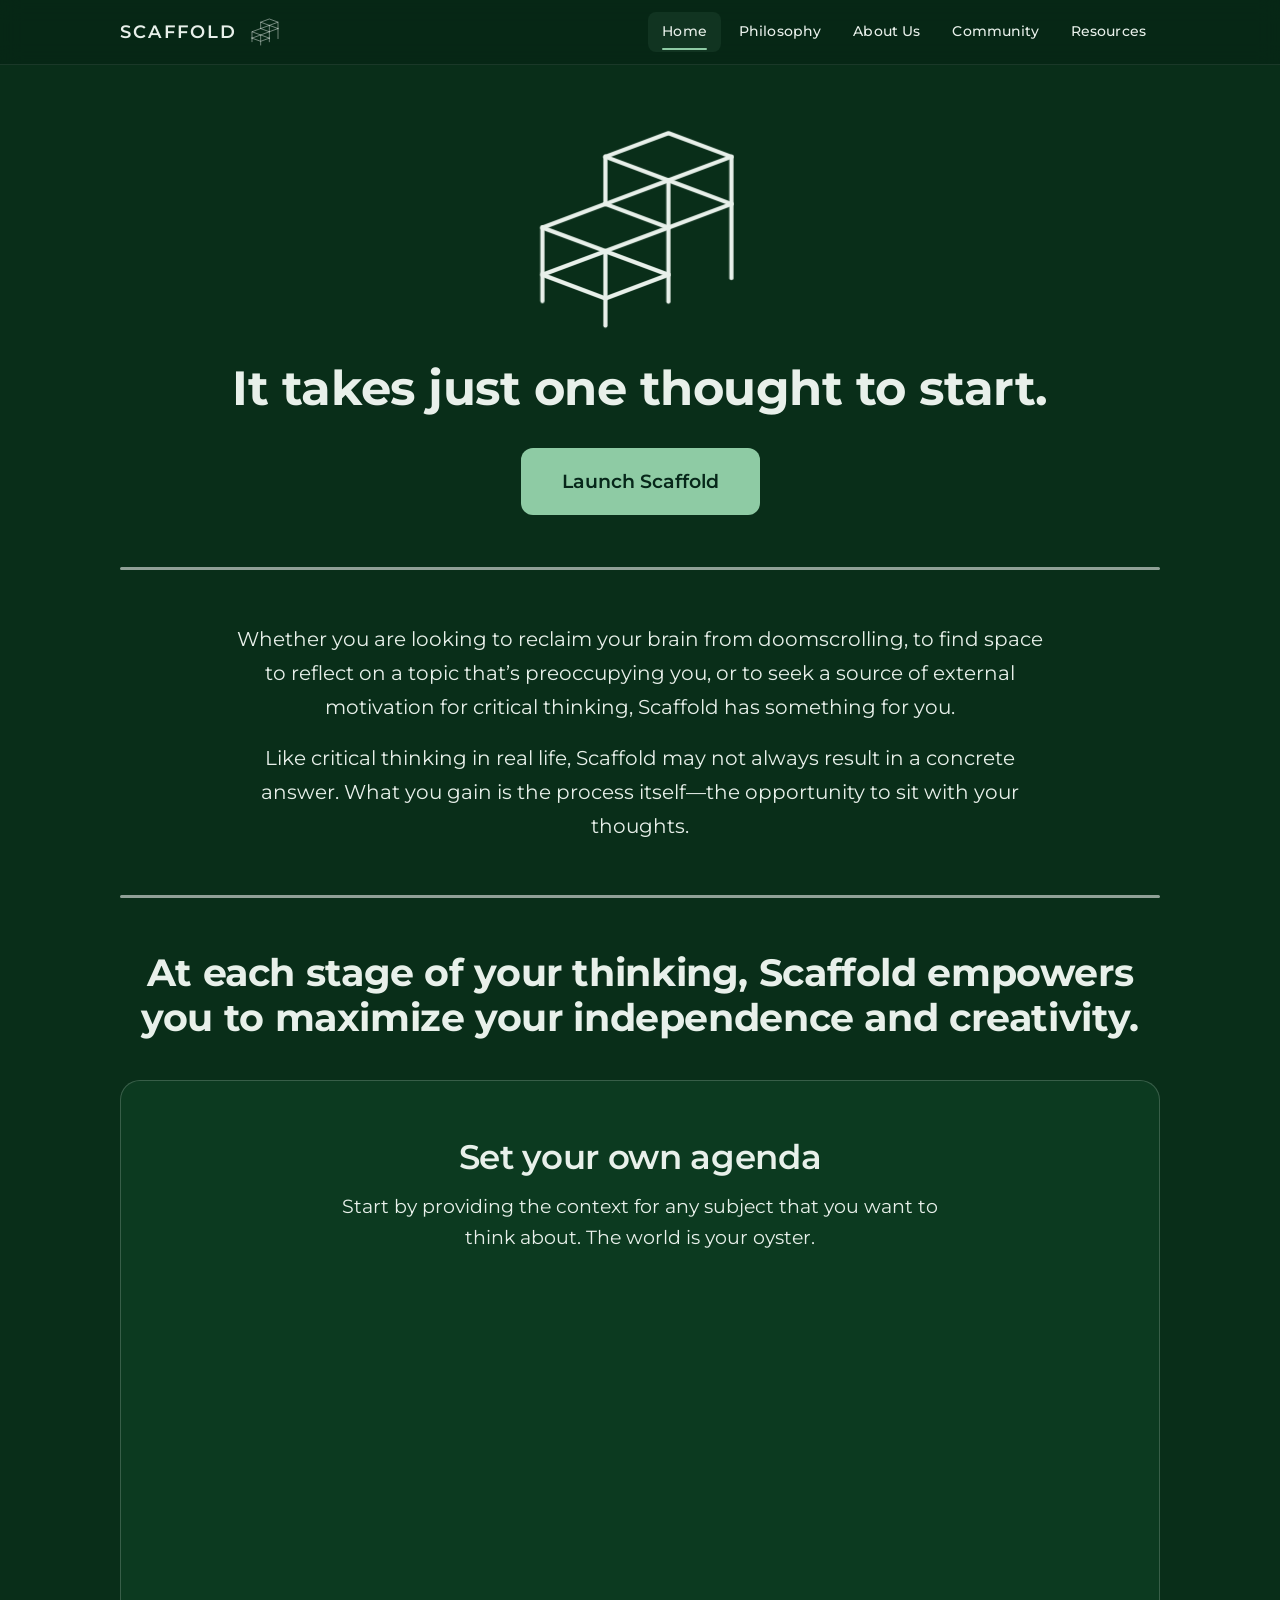
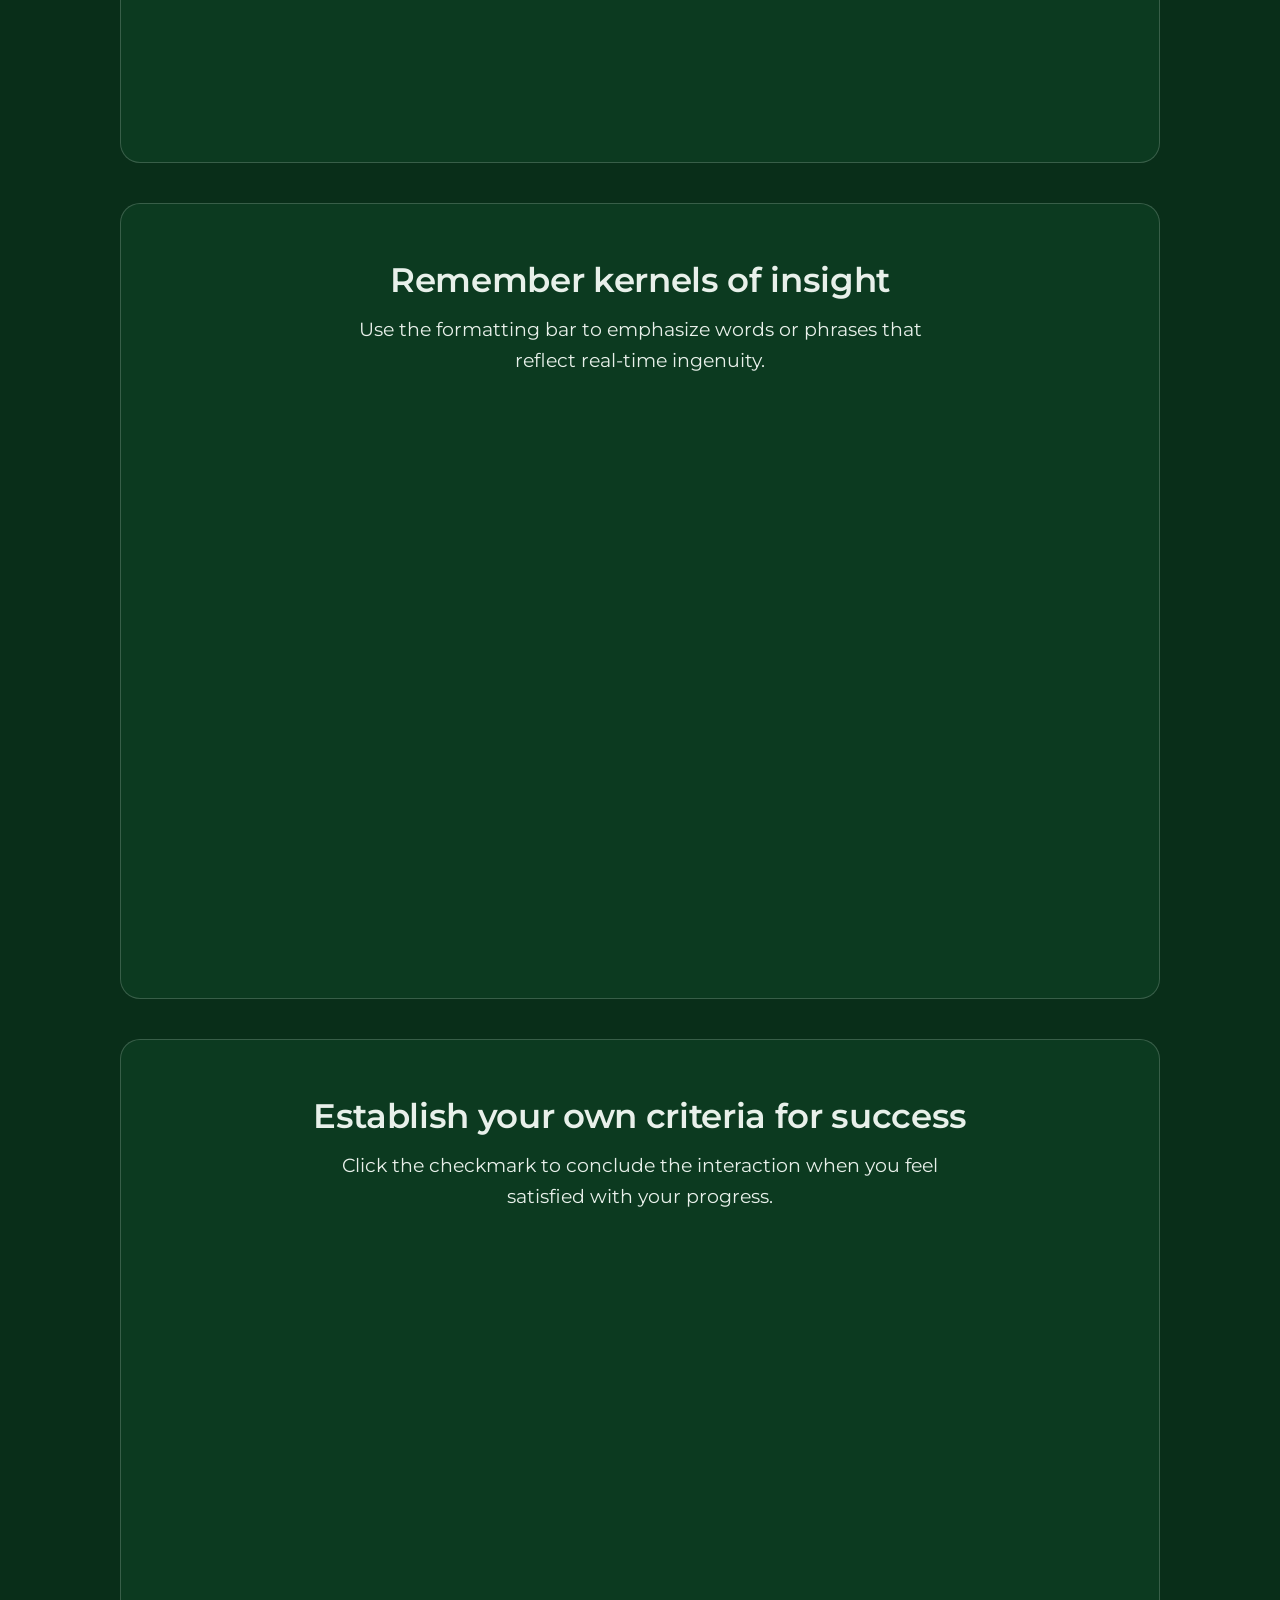
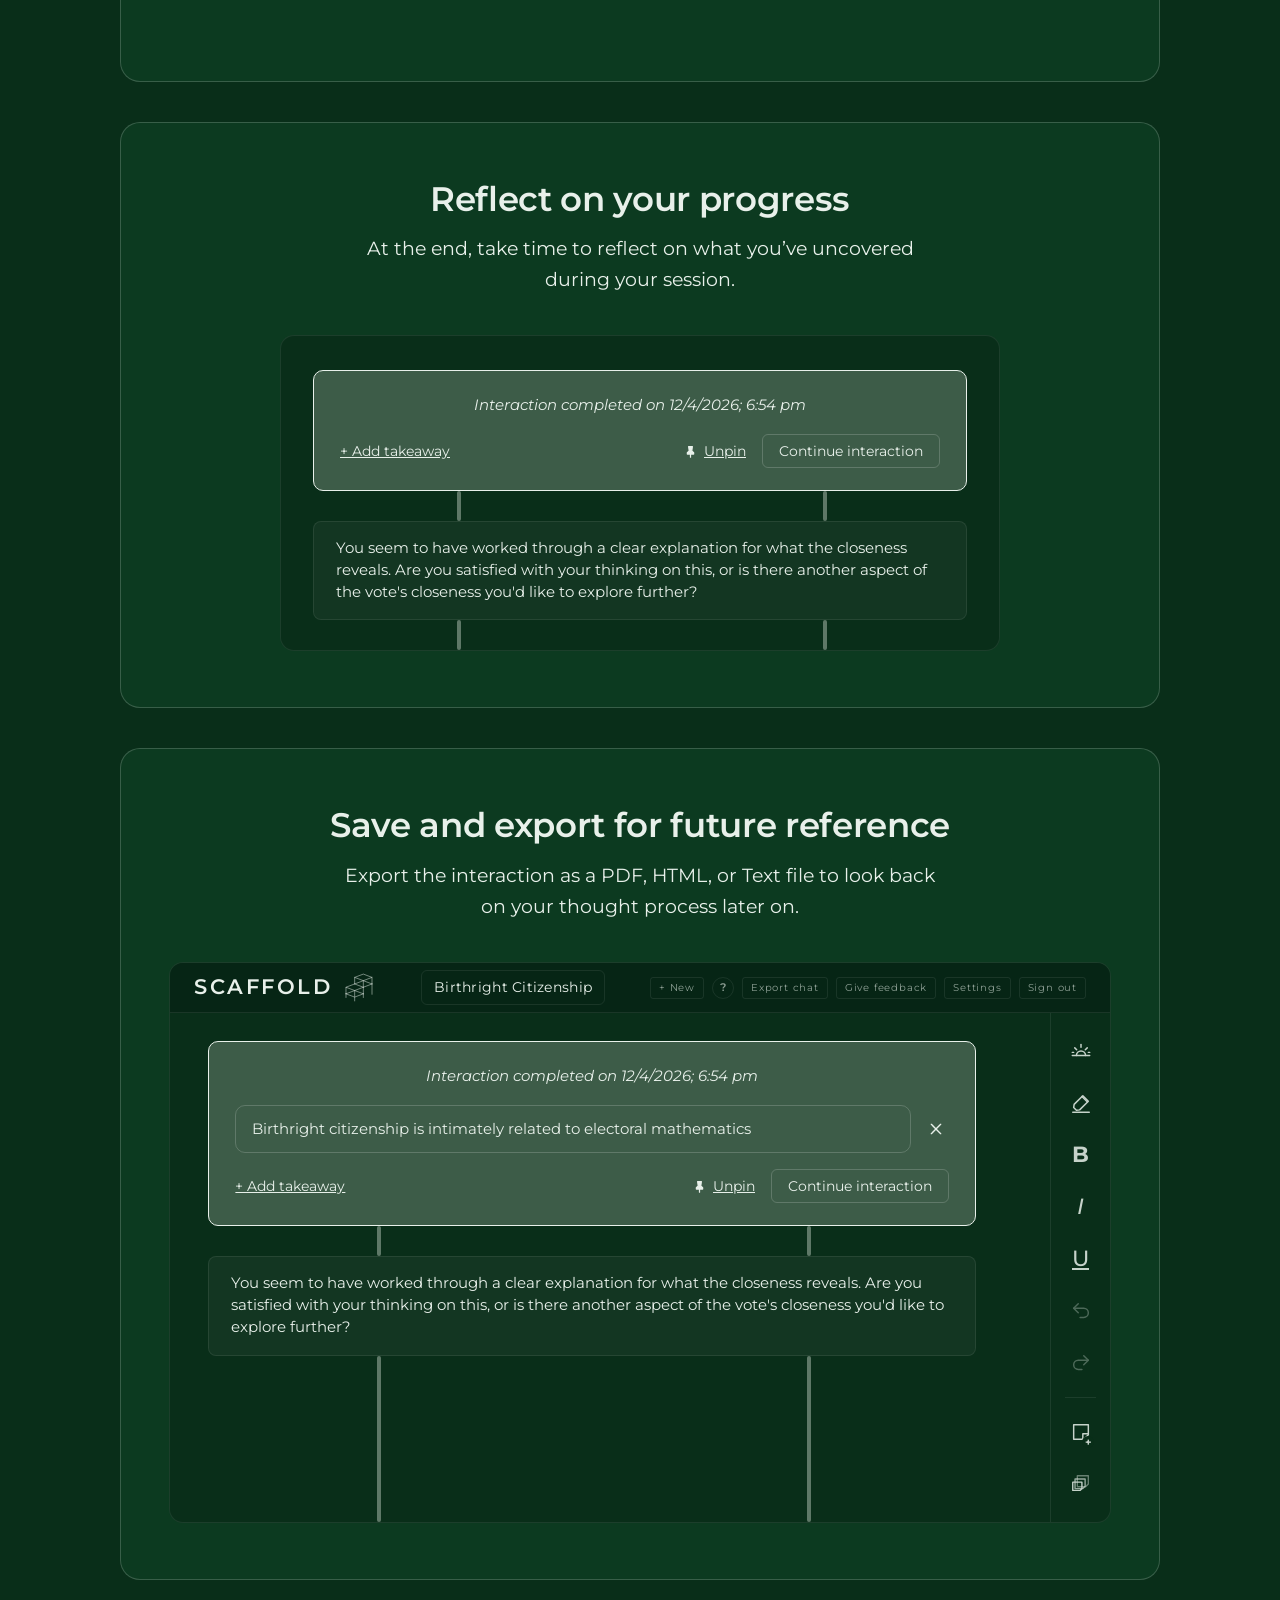
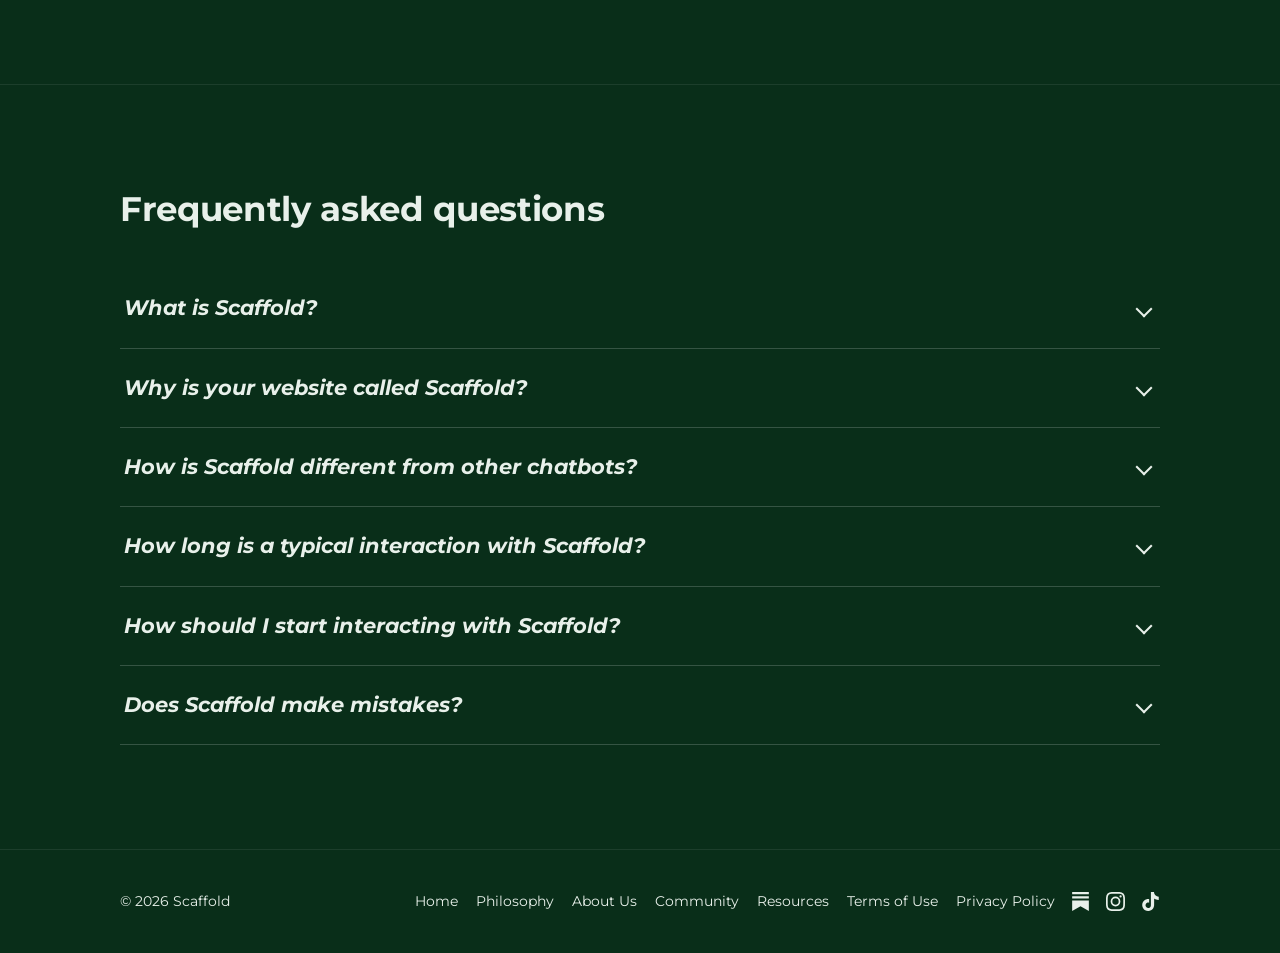
<file: index.html>
<!doctype html>
<html lang="en">
<head>
    <meta charset="utf-8" />
    <meta name="viewport" content="width=device-width, initial-scale=1" />
    <title>Scaffold — A space for critical thinking</title>
    <meta name="description" content="Scaffold is a digital space dedicated to critical thinking. It won't solve your problems or do your homework — through Socratic questioning, it helps you think." />
    <link rel="icon" type="image/svg+xml" href="assets/scaffold.svg" />
    <link rel="preconnect" href="https://fonts.googleapis.com" />
    <link rel="preconnect" href="https://fonts.gstatic.com" crossorigin />
    <link href="https://fonts.googleapis.com/css2?family=Montserrat:wght@400;500;600;700&display=swap" rel="stylesheet" />
    <link rel="stylesheet" href="css/styles.css" />
</head>
<body>
    <!-- ── Header ─────────────────────────────────────────────────────────── -->
    <header class="site-header">
        <div class="container">
            <a class="brand" href="index.html" aria-label="Scaffold home">
                <span class="wordmark">SCAFFOLD</span>
                <img class="brand-mark" src="assets/scaffold-mark.svg" width="34" height="34" alt="" />
            </a>
            <button class="nav-toggle" aria-label="Toggle menu" aria-expanded="false" aria-controls="nav">
                <svg viewBox="0 0 24 24" fill="none" stroke="currentColor" stroke-width="2" stroke-linecap="round"><path d="M3 6h18M3 12h18M3 18h18"/></svg>
            </button>
            <nav class="nav" id="nav">
                <a href="index.html" aria-current="page">Home</a>
                <a href="philosophy.html">Philosophy</a>
                <a href="about-us.html">About Us</a>
                <a href="community.html">Community</a>
                <a href="resources.html">Resources</a>
            </nav>
        </div>
    </header>

    <main>
        <!-- ── Hero ───────────────────────────────────────────────────────── -->
        <section class="hero">
            <div class="container">
                <!-- Logo builds floor-by-floor on load (ported from the app's ScaffoldLogo).
                     Groups animate bottom → top; per-group animation-delay set inline. -->
                <svg class="logo-xl logo-build" viewBox="80 88 80 82" role="img" aria-label="Scaffold logo"
                     fill="none" stroke="#e8f0ea" stroke-width="1.2" stroke-linecap="round" stroke-linejoin="round" stroke-miterlimit="4">
                    <!-- Level 0 -->
                    <g style="animation-delay:0s"><path d="M 0,0 V -13.19 -21" transform="matrix(1.3333333,0,0,-1.3333333,106.8328,137.9988)"/></g>
                    <g style="animation-delay:0.185s">
                        <path d="M -17.99,-6.75 l -17.99,-6.74" transform="matrix(1.3333333,0,0,-1.3333333,130.80613,128.5988)"/>
                        <path d="M 17.99,6.3 L 35.98,-0.44" transform="matrix(1.3333333,0,0,-1.3333333,82.8328,145.9988)"/>
                        <path d="M 0,0 -0.02,-0.01 -18,-6.75 -36,0" transform="matrix(1.3333333,0,0,-1.3333333,130.8328,146.58547)"/>
                    </g>
                    <!-- Level 1 -->
                    <g style="animation-delay:0.115s">
                        <path d="M 0,0 V 13.05" transform="matrix(1.3333333,0,0,-1.3333333,82.8328,145.9988)"/>
                        <path d="M 0,0 V -0.44 -8" transform="matrix(1.3333333,0,0,-1.3333333,82.8328,145.9988)"/>
                    </g>
                    <g style="animation-delay:0.30s">
                        <path d="M 0,0 18,6.75" transform="matrix(1.3333333,0,0,-1.3333333,82.8328,128.5988)"/>
                        <path d="M 0,0 -17.99,-6.75" transform="matrix(1.3333333,0,0,-1.3333333,130.80613,128.5988)"/>
                        <path d="M 0,13.05 L 17.99,6.3" transform="matrix(1.3333333,0,0,-1.3333333,82.8328,145.9988)"/>
                    </g>
                    <!-- Level 2 -->
                    <g style="animation-delay:0.23s">
                        <path d="M 0,0 V 7.68" transform="matrix(1.3333333,0,0,-1.3333333,130.8328,156.82547)"/>
                        <path d="m 0,0 v -13.03 -0.41" transform="matrix(1.3333333,0,0,-1.3333333,130.8328,128.66547)"/>
                        <path d="m 0,0 v -13.49 -0.04" transform="matrix(1.3333333,0,0,-1.3333333,130.8328,110.62547)"/>
                    </g>
                    <g style="animation-delay:0.415s">
                        <path d="M 0,0 -0.02,-0.01 -18,-6.75 -18.02,-6.74 -36,0" transform="matrix(1.3333333,0,0,-1.3333333,154.8328,119.61213)"/>
                        <path d="M 18,-6.75 l 17.98,-6.74" transform="matrix(1.3333333,0,0,-1.3333333,106.8328,101.62547)"/>
                        <path d="M -17.99,-6.75 l -17.99,-6.74" transform="matrix(1.3333333,0,0,-1.3333333,154.80613,101.62547)"/>
                    </g>
                    <!-- Level 3 -->
                    <g style="animation-delay:0.345s"><path d="M -36,0.01 V 13.49" transform="matrix(1.3333333,0,0,-1.3333333,154.8328,119.61213)"/></g>
                    <g style="animation-delay:0.38s">
                        <path d="M 0,13.49 V 0.21" transform="matrix(1.3333333,0,0,-1.3333333,154.8328,119.61213)"/>
                        <path d="M 0,0 V -0.21 -21.4" transform="matrix(1.3333333,0,0,-1.3333333,154.8328,119.33213)"/>
                    </g>
                    <g style="animation-delay:0.565s">
                        <path d="M -36,13.49 L -18,20.24 -0.02,13.5 0,13.49" transform="matrix(1.3333333,0,0,-1.3333333,154.8328,119.61213)"/>
                        <path d="M 0,0 17.99,-6.75" transform="matrix(1.3333333,0,0,-1.3333333,106.8328,101.62547)"/>
                        <path d="M 0,0 -17.99,-6.75" transform="matrix(1.3333333,0,0,-1.3333333,154.80613,101.62547)"/>
                    </g>
                </svg>
                <h1 class="hero-fade" style="animation-delay:1.2s;">It takes just one thought to start.</h1>
                <div class="cta-row hero-fade" style="animation-delay:1.35s;">
                    <a class="btn btn-primary btn-lg" href="https://app.thinkwithscaffold.com">Launch Scaffold</a>
                </div>
                <hr class="section-divider hero-fade" style="animation-delay:1.425s;" />
                <p class="lead hero-fade" style="animation-delay:1.7s;">Whether you are looking to reclaim your brain from doomscrolling, to find space to reflect on a topic that’s preoccupying you, or to seek a source of external motivation for critical thinking, Scaffold has something for you.</p>
                <p class="lead hero-fade" style="animation-delay:1.9s;">Like critical thinking in real life, Scaffold may not always result in a concrete answer. What you gain is the process itself—the opportunity to sit with your thoughts.</p>
                <hr class="section-divider hero-fade" style="animation-delay:2.05s;" />
                <h2 class="demos-head hero-fade" style="animation-delay:2.2s;">At each stage of your thinking, Scaffold empowers you to maximize your independence and creativity.</h2>
            </div>
        </section>

        <!-- ── Feature walkthrough ────────────────────────────────────────────
             Scroll-through of Scaffold's features. Each .feature holds a demo
             placeholder — swap the .media-placeholder for a <video> or an
             interactive demo when the recordings are ready. -->
        <section class="section features">
            <div class="container">
                <!-- 1 · Set your own agenda -->
                <article class="feature" data-reveal>
                    <h2>Set your own agenda</h2>
                    <p class="feature-desc">Start by providing the context for any subject that you want to think about. The world is your oyster.</p>
                    <!-- Interactive demo: a faithful mock of the app's opening screen
                         (frontend/src/App.tsx — logo, intro line, PromptInput). It
                         auto-types a sample thought into the chatbox, then loops.
                         Driven by initAgendaDemo() in js/main.js. -->
                    <div class="demo demo-agenda" data-demo="agenda"
                         data-prompt="I want to think through an opinion on a topic that I’ve been following in the news"
                         role="group" aria-label="Interactive demo: typing a thought into Scaffold's chatbox">
                        <div class="demo-screen">
                            <svg class="demo-logo" viewBox="80 88 80 82" role="img" aria-label="Scaffold logo"
                                 fill="none" stroke="#e8f0ea" stroke-width="1.2" stroke-linecap="round" stroke-linejoin="round" stroke-miterlimit="4">
                                <path d="M 0,0 V -13.19 -21" transform="matrix(1.3333333,0,0,-1.3333333,106.8328,137.9988)"/>
                                <path d="M -17.99,-6.75 l -17.99,-6.74" transform="matrix(1.3333333,0,0,-1.3333333,130.80613,128.5988)"/>
                                <path d="M 17.99,6.3 L 35.98,-0.44" transform="matrix(1.3333333,0,0,-1.3333333,82.8328,145.9988)"/>
                                <path d="M 0,0 -0.02,-0.01 -18,-6.75 -36,0" transform="matrix(1.3333333,0,0,-1.3333333,130.8328,146.58547)"/>
                                <path d="M 0,0 V 13.05" transform="matrix(1.3333333,0,0,-1.3333333,82.8328,145.9988)"/>
                                <path d="M 0,0 V -0.44 -8" transform="matrix(1.3333333,0,0,-1.3333333,82.8328,145.9988)"/>
                                <path d="M 0,0 18,6.75" transform="matrix(1.3333333,0,0,-1.3333333,82.8328,128.5988)"/>
                                <path d="M 0,0 -17.99,-6.75" transform="matrix(1.3333333,0,0,-1.3333333,130.80613,128.5988)"/>
                                <path d="M 0,13.05 L 17.99,6.3" transform="matrix(1.3333333,0,0,-1.3333333,82.8328,145.9988)"/>
                                <path d="M 0,0 V 7.68" transform="matrix(1.3333333,0,0,-1.3333333,130.8328,156.82547)"/>
                                <path d="m 0,0 v -13.03 -0.41" transform="matrix(1.3333333,0,0,-1.3333333,130.8328,128.66547)"/>
                                <path d="m 0,0 v -13.49 -0.04" transform="matrix(1.3333333,0,0,-1.3333333,130.8328,110.62547)"/>
                                <path d="M 0,0 -0.02,-0.01 -18,-6.75 -18.02,-6.74 -36,0" transform="matrix(1.3333333,0,0,-1.3333333,154.8328,119.61213)"/>
                                <path d="M 18,-6.75 l 17.98,-6.74" transform="matrix(1.3333333,0,0,-1.3333333,106.8328,101.62547)"/>
                                <path d="M -17.99,-6.75 l -17.99,-6.74" transform="matrix(1.3333333,0,0,-1.3333333,154.80613,101.62547)"/>
                                <path d="M -36,0.01 V 13.49" transform="matrix(1.3333333,0,0,-1.3333333,154.8328,119.61213)"/>
                                <path d="M 0,13.49 V 0.21" transform="matrix(1.3333333,0,0,-1.3333333,154.8328,119.61213)"/>
                                <path d="M 0,0 V -0.21 -21.4" transform="matrix(1.3333333,0,0,-1.3333333,154.8328,119.33213)"/>
                                <path d="M -36,13.49 L -18,20.24 -0.02,13.5 0,13.49" transform="matrix(1.3333333,0,0,-1.3333333,154.8328,119.61213)"/>
                                <path d="M 0,0 17.99,-6.75" transform="matrix(1.3333333,0,0,-1.3333333,106.8328,101.62547)"/>
                                <path d="M 0,0 -17.99,-6.75" transform="matrix(1.3333333,0,0,-1.3333333,154.80613,101.62547)"/>
                            </svg>
                            <p class="demo-intro">It takes just one thought to start.</p>
                            <div class="demo-chatbox">
                                <div class="demo-field">
                                    <span class="demo-placeholder">I want to think through…</span>
                                    <span class="demo-typed" aria-live="polite"></span><span class="demo-caret" aria-hidden="true"></span>
                                </div>
                                <button class="demo-send" type="button" aria-label="Send" tabindex="-1">→</button>
                            </div>
                        </div>
                    </div>
                </article>

                <!-- 2 · Remember kernels of insight -->
                <article class="feature" data-reveal>
                    <h2>Remember kernels of insight</h2>
                    <p class="feature-desc">Use the formatting bar to emphasize words or phrases that reflect real-time ingenuity.</p>
                    <!-- Interactive demo: a mock session with the format sidebar. A demo
                         cursor drags to select a sentence, clicks the Bold (B) tool, and
                         the sentence turns bold — then it loops. Selection colour and the
                         bold treatment (weight 800, white) mirror App.tsx. Driven by
                         initHighlightDemo() in js/main.js. -->
                    <div class="demo demo-highlight" data-demo="highlight"
                         role="group" aria-label="Interactive demo: selecting a sentence and bolding it with the formatting bar">
                        <div class="demo-window">
                            <div class="demo-body">
                                <div class="demo-canvas">
                                    <p class="demo-disclaimer">An average, full-length interaction consists of around 20 user inputs. Consult additional resources for factual answers.</p>
                                    <div class="demo-row demo-input-row">
                                        <div class="demo-input">
                                            <span class="demo-input-ph">What do you think?</span>
                                            <button class="demo-arrow" type="button" tabindex="-1" aria-hidden="true">→</button>
                                        </div>
                                        <button class="demo-check" type="button" tabindex="-1" aria-hidden="true">
                                            <svg viewBox="0 0 24 24" fill="none" stroke="currentColor" stroke-width="2.2" stroke-linecap="round" stroke-linejoin="round"><polyline points="4 12 10 18 20 6"/></svg>
                                        </button>
                                    </div>
                                    <div class="demo-row">
                                        <div class="demo-card assistant">
                                            <p>You seem to have worked through a clear explanation for what the closeness reveals. Are you satisfied with your thinking on this, or is there another aspect of the vote's closeness you'd like to explore further?</p>
                                        </div>
                                    </div>
                                    <div class="demo-connector" aria-hidden="true"><span></span><span></span></div>
                                    <div class="demo-row">
                                        <div class="demo-card user">
                                            <p>Yes, that framing captures my original inquiry.</p>
                                        </div>
                                    </div>
                                    <div class="demo-connector" aria-hidden="true"><span></span><span></span></div>
                                    <div class="demo-row">
                                        <div class="demo-card assistant">
                                            <p>Got it. <span class="demo-boldable">You've established that birthright citizenship was historically accepted, yet the vote was close.</span> You've also suggested that the closeness reflects a shift in the Court's composition toward conservative justices who oppose it for electoral reasons. Does that framing capture what you're thinking, or is there another piece to how the closeness connects to what it reveals?</p>
                                        </div>
                                    </div>
                                    <div class="demo-connector" aria-hidden="true"><span></span><span></span></div>
                                </div>
                                <div class="demo-format" aria-hidden="true">
                                    <button class="demo-fmt-btn demo-fmt-sun" type="button" tabindex="-1" title="emphasize blocks">
                                        <svg viewBox="0 0 24 24" fill="none" stroke="currentColor" stroke-width="1.6" stroke-linecap="round" stroke-linejoin="round"><path d="M7 17a5 5 0 0 1 10 0"/><line x1="2.5" y1="17" x2="21.5" y2="17"/><line x1="12" y1="5" x2="12" y2="8"/><line x1="5.2" y1="8.6" x2="7.3" y2="10.7"/><line x1="18.8" y1="8.6" x2="16.7" y2="10.7"/><line x1="2.5" y1="13.5" x2="4" y2="13.5"/><line x1="20" y1="13.5" x2="21.5" y2="13.5"/></svg>
                                    </button>
                                    <button class="demo-fmt-btn" type="button" tabindex="-1" title="highlight">
                                        <svg viewBox="0 0 24 24" fill="none" stroke="currentColor" stroke-width="1.6" stroke-linecap="round" stroke-linejoin="round"><path d="M14 4l6 6-9.5 9.5L7 20l-3-3 0.5-3.5L14 4z"/><line x1="13" y1="5" x2="19" y2="11"/><line x1="3" y1="22" x2="21" y2="22"/></svg>
                                    </button>
                                    <button class="demo-fmt-btn demo-fmt-bold" type="button" tabindex="-1" title="bold"><span style="font-weight:700">B</span></button>
                                    <button class="demo-fmt-btn" type="button" tabindex="-1" title="italic"><span style="font-style:italic;font-weight:500">I</span></button>
                                    <button class="demo-fmt-btn" type="button" tabindex="-1" title="underline"><span style="text-decoration:underline;font-weight:500">U</span></button>
                                    <button class="demo-fmt-btn demo-fmt-undo" type="button" tabindex="-1" title="undo">
                                        <svg viewBox="0 0 24 24" fill="none" stroke="currentColor" stroke-width="1.6" stroke-linecap="round" stroke-linejoin="round"><path d="M9 14L4 9l5-5"/><path d="M4 9h11a5 5 0 0 1 0 10h-4"/></svg>
                                    </button>
                                    <button class="demo-fmt-btn demo-fmt-undo" type="button" tabindex="-1" title="redo">
                                        <svg viewBox="0 0 24 24" fill="none" stroke="currentColor" stroke-width="1.6" stroke-linecap="round" stroke-linejoin="round"><path d="M15 14l5-5-5-5"/><path d="M20 9H9a5 5 0 0 0 0 10h4"/></svg>
                                    </button>
                                    <div class="demo-fmt-divider"></div>
                                    <button class="demo-fmt-btn demo-fmt-note" type="button" tabindex="-1" title="add a sticky note">
                                        <svg viewBox="0 0 24 24" fill="none" stroke="currentColor" stroke-width="1.6" stroke-linecap="round" stroke-linejoin="round"><path d="M4 4h16v11l-5 5H4z"/><path d="M20 14h-6v6"/></svg>
                                        <span class="demo-fmt-badge">+</span>
                                    </button>
                                    <button class="demo-fmt-btn" type="button" tabindex="-1" title="manage notes">
                                        <svg viewBox="0 0 24 24" fill="none" stroke="currentColor" stroke-width="1.5" stroke-linecap="round" stroke-linejoin="round"><path d="M8 3h12v9l-3 3H8z" opacity="0.5"/><path d="M5.5 6.5h11v8l-2.5 2.5h-8.5z" opacity="0.75"/><path d="M3 10h10v7l-2 2H3z"/></svg>
                                    </button>
                                </div>
                            </div>
                        </div>
                        <svg class="demo-cursor" viewBox="0 0 24 24" aria-hidden="true"><path d="M4 2l6 15 2.5-6.2L18.5 8 4 2z" fill="#e8f0ea" stroke="#07271a" stroke-width="1.1" stroke-linejoin="round"/></svg>
                    </div>
                </article>

                <!-- 3 · Establish your own criteria for success -->
                <article class="feature" data-reveal>
                    <h2>Establish your own criteria for success</h2>
                    <p class="feature-desc">Click the checkmark to conclude the interaction when you feel satisfied with your progress.</p>
                    <!-- Interactive demo: a faithful mock of a Scaffold session. A demo
                         cursor moves to the wrap-up checkmark, "clicks" it to open the
                         end-session confirmation, then "clicks" Yes, end session — and
                         loops. Colours/proportions mirror App.tsx (PromptInput, the
                         checkmark button, EndSessionConfirm, MessageCard). Driven by
                         initConcludeDemo() in js/main.js. -->
                    <div class="demo demo-conclude" data-demo="conclude"
                         role="group" aria-label="Interactive demo: clicking the checkmark to end a Scaffold session">
                        <div class="demo-app">
                            <p class="demo-disclaimer">An average, full-length interaction consists of around 20 user inputs. Consult additional resources for factual answers.</p>
                            <div class="demo-top">
                                <div class="demo-input">
                                    <span class="demo-input-ph">What do you think?</span>
                                    <button class="demo-arrow" type="button" tabindex="-1" aria-hidden="true">→</button>
                                </div>
                                <div class="demo-check-wrap">
                                    <button class="demo-check" type="button" tabindex="-1" aria-hidden="true">
                                        <svg viewBox="0 0 24 24" fill="none" stroke="currentColor" stroke-width="2.2" stroke-linecap="round" stroke-linejoin="round"><polyline points="4 12 10 18 20 6"/></svg>
                                    </button>
                                    <div class="demo-popover" aria-hidden="true">
                                        <h3>Are you sure you want to end your session with Scaffold?</h3>
                                        <div class="demo-popover-actions">
                                            <button class="demo-cancel" type="button" tabindex="-1">Cancel</button>
                                            <button class="demo-end" type="button" tabindex="-1">Yes, end session</button>
                                        </div>
                                    </div>
                                </div>
                            </div>
                            <div class="demo-thread">
                                <div class="demo-row">
                                    <div class="demo-card assistant">
                                        <p>You seem to have worked through a clear explanation for what the closeness reveals. Are you satisfied with your thinking on this, or is there another aspect you'd like to explore further?</p>
                                    </div>
                                </div>
                                <div class="demo-connector" aria-hidden="true"><span></span><span></span></div>
                                <div class="demo-row">
                                    <div class="demo-card user">
                                        <p>Yes, that framing captures my original inquiry.</p>
                                    </div>
                                </div>
                                <div class="demo-connector" aria-hidden="true"><span></span><span></span></div>
                            </div>
                        </div>
                        <svg class="demo-cursor" viewBox="0 0 24 24" aria-hidden="true"><path d="M4 2l6 15 2.5-6.2L18.5 8 4 2z" fill="#e8f0ea" stroke="#07271a" stroke-width="1.1" stroke-linejoin="round"/></svg>
                    </div>
                </article>

                <!-- 4 · Reflect on your progress -->
                <article class="feature" data-reveal>
                    <h2>Reflect on your progress</h2>
                    <p class="feature-desc">At the end, take time to reflect on what you’ve uncovered during your session.</p>
                    <!-- Interactive demo: the frozen "interaction completed" card
                         (App.tsx KeyTakeawaysCard). A demo cursor clicks "+ Add
                         takeaway", a field drops in, and a takeaway auto-types into
                         it — then it loops. The completed-on timestamp is filled with
                         the current date/time. Driven by initReflectDemo() in main.js. -->
                    <div class="demo demo-reflect" data-demo="reflect"
                         data-takeaway="Birthright citizenship is intimately related to electoral mathematics"
                         role="group" aria-label="Interactive demo: adding a takeaway after a completed Scaffold interaction">
                        <div class="demo-app">
                            <div class="demo-takeaways">
                                <div class="demo-tk-header">Interaction completed on <span class="demo-tk-when"></span></div>
                                <div class="demo-tk-list">
                                    <div class="demo-tk-row">
                                        <div class="demo-tk-field">
                                            <span class="demo-tk-ph">Takeaway 1</span>
                                            <span class="demo-tk-typed" aria-live="polite"></span><span class="demo-tk-caret" aria-hidden="true"></span>
                                        </div>
                                        <button class="demo-tk-remove" type="button" tabindex="-1" aria-hidden="true">
                                            <svg viewBox="0 0 24 24" fill="none" stroke="currentColor" stroke-width="2" stroke-linecap="round" stroke-linejoin="round"><line x1="5" y1="5" x2="19" y2="19"/><line x1="19" y1="5" x2="5" y2="19"/></svg>
                                        </button>
                                    </div>
                                </div>
                                <div class="demo-tk-actions">
                                    <button class="demo-tk-add" type="button" tabindex="-1">+ Add takeaway</button>
                                    <div class="demo-tk-action-group">
                                        <button class="demo-tk-pin" type="button" tabindex="-1" aria-hidden="true"><svg viewBox="0 0 24 24" fill="currentColor" stroke="currentColor" stroke-width="2" stroke-linecap="round" stroke-linejoin="round"><path d="M9 4h6l-1 7 3 3v2H7v-2l3-3-1-7z"/><line x1="12" y1="16" x2="12" y2="21"/></svg><span>Unpin</span></button>
                                        <button class="demo-tk-continue" type="button" tabindex="-1">Continue interaction</button>
                                    </div>
                                </div>
                            </div>
                            <div class="demo-connector" aria-hidden="true"><span></span><span></span></div>
                            <div class="demo-row">
                                <div class="demo-card assistant">
                                    <p>You seem to have worked through a clear explanation for what the closeness reveals. Are you satisfied with your thinking on this, or is there another aspect of the vote's closeness you'd like to explore further?</p>
                                </div>
                            </div>
                            <div class="demo-connector" aria-hidden="true"><span></span><span></span></div>
                        </div>
                        <svg class="demo-cursor" viewBox="0 0 24 24" aria-hidden="true"><path d="M4 2l6 15 2.5-6.2L18.5 8 4 2z" fill="#e8f0ea" stroke="#07271a" stroke-width="1.1" stroke-linejoin="round"/></svg>
                    </div>
                </article>

                <!-- 5 · Save and export for future reference -->
                <article class="feature" data-reveal>
                    <h2>Save and export for future reference</h2>
                    <p class="feature-desc">Export the interaction as a PDF, HTML, or Text file to look back on your thought process later on.</p>
                    <!-- Interactive demo: a wider mock of the full app window — header
                         (SCAFFOLD, title, Export chat…) and format sidebar included. A
                         demo cursor clicks "Export chat" to open the file-type menu,
                         then clicks "PDF". Faithful to App.tsx (header actions,
                         export menu, FormatSidebar). Driven by initExportDemo(). -->
                    <div class="demo demo-export" data-demo="export"
                         role="group" aria-label="Interactive demo: exporting an interaction as a PDF">
                        <div class="demo-window">
                            <header class="demo-header">
                                <div class="demo-hd-left">
                                    <span class="demo-hd-logo">SCAFFOLD</span>
                                    <img class="demo-hd-mark" src="assets/scaffold-mark.svg" width="34" height="34" alt="" />
                                </div>
                                <div class="demo-hd-title">Birthright Citizenship</div>
                                <div class="demo-hd-actions">
                                    <button class="demo-hd-btn" type="button" tabindex="-1">+ New</button>
                                    <button class="demo-hd-btn demo-hd-q" type="button" tabindex="-1">?</button>
                                    <div class="demo-export-wrap">
                                        <button class="demo-export-btn demo-hd-btn" type="button" tabindex="-1">Export chat</button>
                                        <div class="demo-export-menu">
                                            <button class="demo-ex-item demo-ex-pdf" type="button" tabindex="-1">PDF</button>
                                            <button class="demo-ex-item demo-ex-html" type="button" tabindex="-1">HTML file</button>
                                            <button class="demo-ex-item demo-ex-text" type="button" tabindex="-1">Text file</button>
                                        </div>
                                    </div>
                                    <button class="demo-hd-btn demo-hd-extra" type="button" tabindex="-1">Give feedback</button>
                                    <button class="demo-hd-btn demo-hd-extra" type="button" tabindex="-1">Settings</button>
                                    <button class="demo-hd-btn demo-hd-extra" type="button" tabindex="-1">Sign out</button>
                                </div>
                            </header>
                            <div class="demo-body">
                                <div class="demo-canvas">
                                    <div class="demo-takeaways">
                                        <div class="demo-tk-header">Interaction completed on <span class="demo-tk-when"></span></div>
                                        <div class="demo-tk-list">
                                            <div class="demo-tk-row">
                                                <div class="demo-tk-field">
                                                    <span class="demo-tk-typed">Birthright citizenship is intimately related to electoral mathematics</span>
                                                </div>
                                                <button class="demo-tk-remove" type="button" tabindex="-1" aria-hidden="true">
                                                    <svg viewBox="0 0 24 24" fill="none" stroke="currentColor" stroke-width="2" stroke-linecap="round" stroke-linejoin="round"><line x1="5" y1="5" x2="19" y2="19"/><line x1="19" y1="5" x2="5" y2="19"/></svg>
                                                </button>
                                            </div>
                                        </div>
                                        <div class="demo-tk-actions">
                                            <button class="demo-tk-add" type="button" tabindex="-1">+ Add takeaway</button>
                                            <div class="demo-tk-action-group">
                                                <button class="demo-tk-pin" type="button" tabindex="-1" aria-hidden="true"><svg viewBox="0 0 24 24" fill="currentColor" stroke="currentColor" stroke-width="2" stroke-linecap="round" stroke-linejoin="round"><path d="M9 4h6l-1 7 3 3v2H7v-2l3-3-1-7z"/><line x1="12" y1="16" x2="12" y2="21"/></svg><span>Unpin</span></button>
                                                <button class="demo-tk-continue" type="button" tabindex="-1">Continue interaction</button>
                                            </div>
                                        </div>
                                    </div>
                                    <div class="demo-connector" aria-hidden="true"><span></span><span></span></div>
                                    <div class="demo-row">
                                        <div class="demo-card assistant">
                                            <p>You seem to have worked through a clear explanation for what the closeness reveals. Are you satisfied with your thinking on this, or is there another aspect of the vote's closeness you'd like to explore further?</p>
                                        </div>
                                    </div>
                                    <div class="demo-connector" aria-hidden="true"><span></span><span></span></div>
                                </div>
                                <div class="demo-format" aria-hidden="true">
                                    <button class="demo-fmt-btn demo-fmt-sun" type="button" tabindex="-1" title="emphasize blocks">
                                        <svg viewBox="0 0 24 24" fill="none" stroke="currentColor" stroke-width="1.6" stroke-linecap="round" stroke-linejoin="round"><path d="M7 17a5 5 0 0 1 10 0"/><line x1="2.5" y1="17" x2="21.5" y2="17"/><line x1="12" y1="5" x2="12" y2="8"/><line x1="5.2" y1="8.6" x2="7.3" y2="10.7"/><line x1="18.8" y1="8.6" x2="16.7" y2="10.7"/><line x1="2.5" y1="13.5" x2="4" y2="13.5"/><line x1="20" y1="13.5" x2="21.5" y2="13.5"/></svg>
                                    </button>
                                    <button class="demo-fmt-btn" type="button" tabindex="-1" title="highlight">
                                        <svg viewBox="0 0 24 24" fill="none" stroke="currentColor" stroke-width="1.6" stroke-linecap="round" stroke-linejoin="round"><path d="M14 4l6 6-9.5 9.5L7 20l-3-3 0.5-3.5L14 4z"/><line x1="13" y1="5" x2="19" y2="11"/><line x1="3" y1="22" x2="21" y2="22"/></svg>
                                    </button>
                                    <button class="demo-fmt-btn" type="button" tabindex="-1" title="bold"><span style="font-weight:700">B</span></button>
                                    <button class="demo-fmt-btn" type="button" tabindex="-1" title="italic"><span style="font-style:italic;font-weight:500">I</span></button>
                                    <button class="demo-fmt-btn" type="button" tabindex="-1" title="underline"><span style="text-decoration:underline;font-weight:500">U</span></button>
                                    <button class="demo-fmt-btn demo-fmt-undo" type="button" tabindex="-1" title="undo">
                                        <svg viewBox="0 0 24 24" fill="none" stroke="currentColor" stroke-width="1.6" stroke-linecap="round" stroke-linejoin="round"><path d="M9 14L4 9l5-5"/><path d="M4 9h11a5 5 0 0 1 0 10h-4"/></svg>
                                    </button>
                                    <button class="demo-fmt-btn demo-fmt-undo" type="button" tabindex="-1" title="redo">
                                        <svg viewBox="0 0 24 24" fill="none" stroke="currentColor" stroke-width="1.6" stroke-linecap="round" stroke-linejoin="round"><path d="M15 14l5-5-5-5"/><path d="M20 9H9a5 5 0 0 0 0 10h4"/></svg>
                                    </button>
                                    <div class="demo-fmt-divider"></div>
                                    <button class="demo-fmt-btn demo-fmt-note" type="button" tabindex="-1" title="add a sticky note">
                                        <svg viewBox="0 0 24 24" fill="none" stroke="currentColor" stroke-width="1.6" stroke-linecap="round" stroke-linejoin="round"><path d="M4 4h16v11l-5 5H4z"/><path d="M20 14h-6v6"/></svg>
                                        <span class="demo-fmt-badge">+</span>
                                    </button>
                                    <button class="demo-fmt-btn" type="button" tabindex="-1" title="manage notes">
                                        <svg viewBox="0 0 24 24" fill="none" stroke="currentColor" stroke-width="1.5" stroke-linecap="round" stroke-linejoin="round"><path d="M8 3h12v9l-3 3H8z" opacity="0.5"/><path d="M5.5 6.5h11v8l-2.5 2.5h-8.5z" opacity="0.75"/><path d="M3 10h10v7l-2 2H3z"/></svg>
                                    </button>
                                </div>
                            </div>
                        </div>
                        <svg class="demo-cursor" viewBox="0 0 24 24" aria-hidden="true"><path d="M4 2l6 15 2.5-6.2L18.5 8 4 2z" fill="#e8f0ea" stroke="#07271a" stroke-width="1.1" stroke-linejoin="round"/></svg>
                    </div>
                </article>
            </div>
        </section>

        <!-- ── FAQ ────────────────────────────────────────────────────────────
             Native <details> accordions — work without JS. Fill in the empty
             answers as they're finalized. -->
        <section class="section faq-section">
            <div class="container">
                <h2 class="faq-title" data-reveal>Frequently asked questions</h2>
                <div class="faq">
                    <details class="faq-item" data-reveal>
                        <summary>What is Scaffold?<span class="faq-chevron" aria-hidden="true"></span></summary>
                        <div class="faq-answer">
                            <p>Scaffold is a digital support designed to help users develop their thoughts in academic and real-world contexts.</p>
                            <p>At the beginning of the interaction, Scaffold will support you in articulating a goal for the interaction. For the rest of the interaction, Scaffold uses a Socratic questioning approach that will guide you towards achieving that goal.</p>
                        </div>
                    </details>

                    <details class="faq-item" data-reveal>
                        <summary>Why is your website called Scaffold?<span class="faq-chevron" aria-hidden="true"></span></summary>
                        <div class="faq-answer">
                            <p>Scaffold is a reference to the practice of scaffolding, a technique whereby individuals engage with new knowledge while receiving external support.</p>
                        </div>
                    </details>

                    <details class="faq-item" data-reveal>
                        <summary>How is Scaffold different from other chatbots?<span class="faq-chevron" aria-hidden="true"></span></summary>
                        <div class="faq-answer">
                            <p>First and foremost, Scaffold will never make declarative statements, consult external sources, or give you the answer.</p>
                            <p>Scaffold has been designed to reflect the Socratic approach that Brendan and Hillary internalized in their time as student tutors. They have elaborated specific parameters on everything from the progression of the interaction (starting with context and then progressing to deep thinking); the structure of each Scaffold response (beginning with a neutral affirmation and following up with a question); the tone (curious, responsive, and professional); and the specific scaffolding approaches (e.g. asking “why?,” asking “so what?,” encouraging the consideration of counterpoints, drilling down on vague language, identifying possible connections between points).</p>
                            <p>In theory, one could roughly replicate Scaffold’s function by independently prompting a traditional chatbot. But the fact remains that the traditional chatbots do not, by default, provide that sort of scaffolding. Scaffold does. And it incorporates some other features in its interface to facilitate critical thinking and reflection, too.</p>
                        </div>
                    </details>

                    <details class="faq-item" data-reveal>
                        <summary>How long is a typical interaction with Scaffold?<span class="faq-chevron" aria-hidden="true"></span></summary>
                        <div class="faq-answer">
                            <p>Technically, there’s no such thing as a “typical interaction,” as everyone’s thought development process is different. But for Brendan and Hillary, it generally takes at least 20 user inputs to reach a point where it feels like they have progressed on their original goal.</p>
                        </div>
                    </details>

                    <details class="faq-item" data-reveal>
                        <summary>How should I start interacting with Scaffold?<span class="faq-chevron" aria-hidden="true"></span></summary>
                        <div class="faq-answer">
                            <p>See our <a href="starting-points.html">Example Starting Points</a> list, compiled with help from our users!</p>
                        </div>
                    </details>

                    <details class="faq-item" data-reveal>
                        <summary>Does Scaffold make mistakes?<span class="faq-chevron" aria-hidden="true"></span></summary>
                        <div class="faq-answer">
                            <p>Scaffold draws exclusively from the context that the user provides and does not pull information from outside sources. If the user is interacting with Scaffold in a context where accuracy matters, they should independently consult and verify information.</p>
                        </div>
                    </details>
                </div>
            </div>
        </section>
    </main>

    <!-- ── Footer ─────────────────────────────────────────────────────────── -->
    <footer class="site-footer">
        <div class="container">
            <span>© <span id="year">2026</span> Scaffold</span>
            <nav>
                <a href="index.html">Home</a>
                <a href="philosophy.html">Philosophy</a>
                <a href="about-us.html">About Us</a>
                <a href="community.html">Community</a>
                <a href="resources.html">Resources</a>
                <a href="terms.html">Terms of Use</a>
                <a href="privacy.html">Privacy Policy</a>
            </nav>
            <div class="footer-social">
                <a href="https://hillzn8.substack.com/t/scaffold" target="_blank" rel="noopener noreferrer" aria-label="Scaffold on Substack"><svg viewBox="0 0 24 24" aria-hidden="true"><path d="M22.539 8.242H1.46V5.406h21.08v2.836zM1.46 10.812V24L12 18.11 22.54 24V10.812H1.46zM22.54 0H1.46v2.836h21.08V0z"/></svg></a>
                <a href="https://www.instagram.com/buildingscaffold/" target="_blank" rel="noopener noreferrer" aria-label="Scaffold on Instagram"><svg viewBox="0 0 24 24" aria-hidden="true"><path d="M12 2.163c3.204 0 3.584.012 4.85.07 3.252.148 4.771 1.691 4.919 4.919.058 1.265.069 1.645.069 4.849 0 3.205-.012 3.584-.069 4.849-.149 3.225-1.664 4.771-4.919 4.919-1.266.058-1.644.07-4.85.07-3.204 0-3.584-.012-4.849-.07-3.26-.149-4.771-1.699-4.919-4.92-.058-1.265-.07-1.644-.07-4.849 0-3.204.013-3.583.07-4.849.149-3.227 1.664-4.771 4.919-4.919 1.266-.057 1.645-.069 4.849-.069zM12 0C8.741 0 8.333.014 7.053.072 2.695.272.273 2.69.073 7.052.014 8.333 0 8.741 0 12c0 3.259.014 3.668.072 4.948.2 4.358 2.618 6.78 6.98 6.98C8.333 23.986 8.741 24 12 24c3.259 0 3.668-.014 4.948-.072 4.354-.2 6.782-2.618 6.979-6.98.059-1.28.073-1.689.073-4.948 0-3.259-.014-3.667-.072-4.947-.196-4.354-2.617-6.78-6.979-6.98C15.668.014 15.259 0 12 0zm0 5.838a6.162 6.162 0 100 12.324 6.162 6.162 0 000-12.324zM12 16a4 4 0 110-8 4 4 0 010 8zm6.406-11.845a1.44 1.44 0 100 2.881 1.44 1.44 0 000-2.881z"/></svg></a>
                <a href="https://www.tiktok.com/@buildingscaffold" target="_blank" rel="noopener noreferrer" aria-label="Scaffold on TikTok"><svg viewBox="0 0 24 24" aria-hidden="true"><path d="M12.525.02c1.31-.02 2.61-.01 3.91-.02.08 1.53.63 3.09 1.75 4.17 1.12 1.11 2.7 1.62 4.24 1.79v4.03c-1.44-.05-2.89-.35-4.2-.97-.57-.26-1.1-.59-1.62-.93-.01 2.92.01 5.84-.02 8.75-.08 1.4-.54 2.79-1.35 3.94-1.31 1.92-3.58 3.17-5.91 3.21-1.43.08-2.86-.31-4.08-1.03-2.02-1.19-3.44-3.37-3.65-5.71-.02-.5-.03-1-.01-1.49.18-1.9 1.12-3.72 2.58-4.96 1.66-1.44 3.98-2.13 6.15-1.72.02 1.48-.04 2.96-.04 4.44-.99-.32-2.15-.23-3.02.37-.63.41-1.11 1.04-1.36 1.75-.21.51-.15 1.07-.14 1.61.24 1.64 1.82 3.02 3.5 2.87 1.12-.01 2.19-.66 2.77-1.61.19-.33.4-.67.41-1.06.1-1.79.06-3.57.07-5.36.01-4.03-.01-8.05.02-12.07z"/></svg></a>
            </div>
        </div>
    </footer>

    <script src="js/main.js"></script>
</body>
</html>
</file>
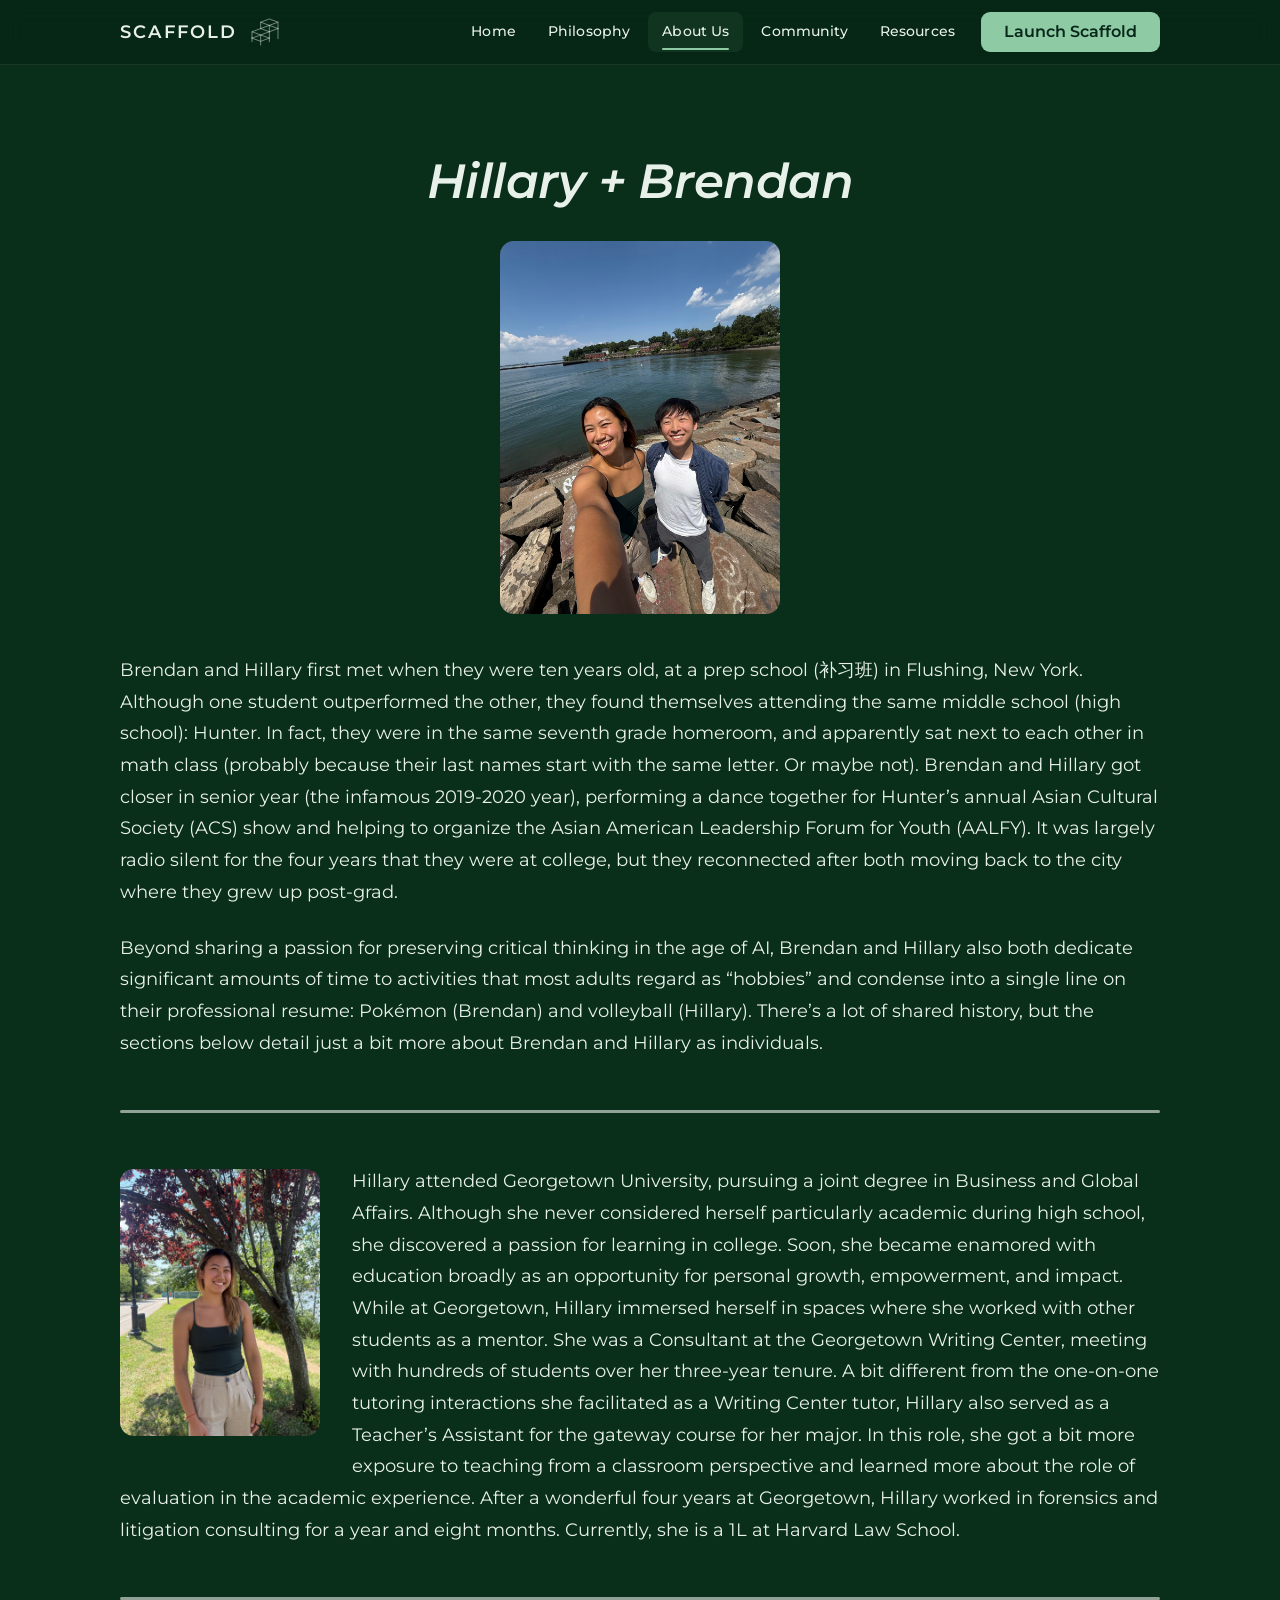
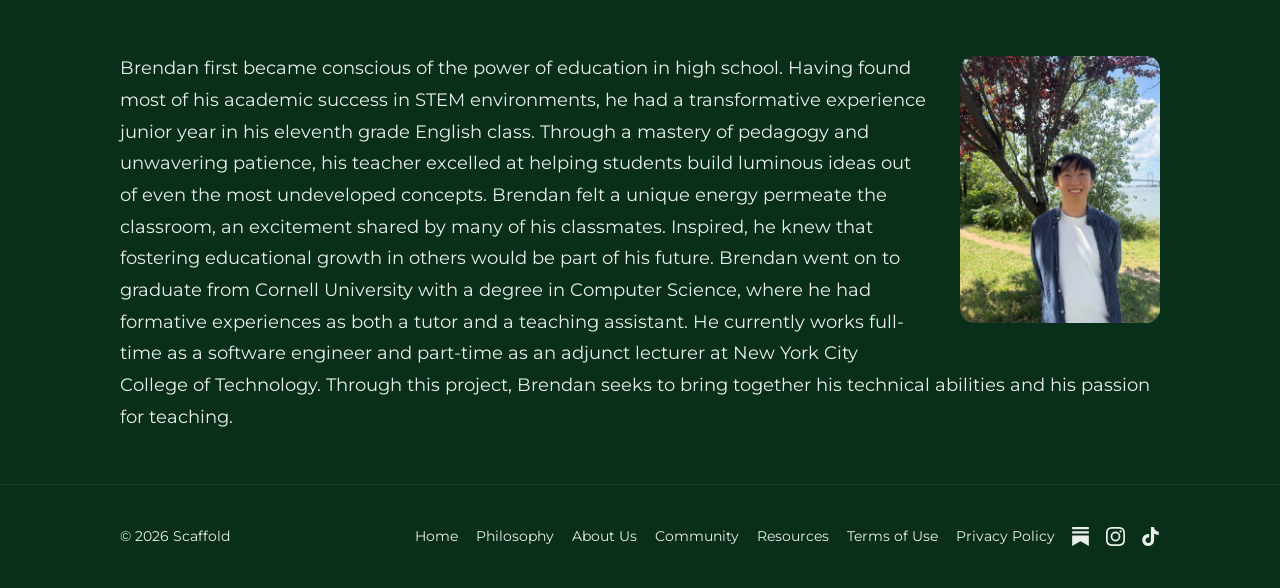
<file: about-us.html>
<!doctype html>
<html lang="en">
<head>
    <meta charset="utf-8" />
    <meta name="viewport" content="width=device-width, initial-scale=1" />
    <title>About Us — Scaffold</title>
    <meta name="description" content="Scaffold is a passion project by Brendan and Hillary — a digital space built to support critical thinking." />
    <link rel="icon" type="image/svg+xml" href="assets/scaffold.svg" />
    <link rel="preconnect" href="https://fonts.googleapis.com" />
    <link rel="preconnect" href="https://fonts.gstatic.com" crossorigin />
    <link href="https://fonts.googleapis.com/css2?family=Montserrat:wght@400;500;600;700&display=swap" rel="stylesheet" />
    <link rel="stylesheet" href="css/styles.css" />
</head>
<body>
    <header class="site-header">
        <div class="container">
            <a class="brand" href="index.html" aria-label="Scaffold home">
                <span class="wordmark">SCAFFOLD</span>
                <img class="brand-mark" src="assets/scaffold-mark.svg" width="34" height="34" alt="" />
            </a>
            <button class="nav-toggle" aria-label="Toggle menu" aria-expanded="false" aria-controls="nav">
                <svg viewBox="0 0 24 24" fill="none" stroke="currentColor" stroke-width="2" stroke-linecap="round"><path d="M3 6h18M3 12h18M3 18h18"/></svg>
            </button>
            <nav class="nav" id="nav">
                <a href="index.html">Home</a>
                <a href="philosophy.html">Philosophy</a>
                <a href="about-us.html" aria-current="page">About Us</a>
                <a href="community.html">Community</a>
                <a href="resources.html">Resources</a>
                <a class="nav-launch btn btn-primary" href="https://app.thinkwithscaffold.com">Launch Scaffold</a>
            </nav>
        </div>
    </header>

    <main>
        <!-- ── Intro: Hillary + Brendan ───────────────────────────────────────
             Photo placeholders throughout — swap each .about-photo for an <img>
             when the real photos are ready.

             NOTE ON SIZING: the floated bio photos (.photo-left / .photo-right)
             are kept small on purpose so the paragraph is TALLER than the photo
             and the text wraps around + below it (as in the mockups). If a real
             photo ends up taller than its bio text, it will dictate the section
             height and leave an empty gap between the text and the divider — the
             same issue we hit with the oversized placeholders. If that happens,
             shrink the photo (reduce the .photo-left/.photo-right width) until
             the text is the taller element again. Brendan's real photo is a
             LANDSCAPE ID photo: give that div the `landscape` class instead of
             `portrait` (e.g. class="about-photo landscape photo-right"). -->
        <section class="section-sm about-intro" style="padding-top:clamp(48px,8vw,88px);">
            <div class="container">
                <h1 class="about-title">Hillary + Brendan</h1>

                <img class="about-photo portrait about-photo-centered" src="pics/hillary-brendan.jpg" alt="Hillary and Brendan by the waterfront" loading="lazy" />

                <div class="about-copy">
                    <p>Brendan and Hillary first met when they were ten years old, at a prep school (补习班) in Flushing, New York. Although one student outperformed the other, they found themselves attending the same middle school (high school): Hunter. In fact, they were in the same seventh grade homeroom, and apparently sat next to each other in math class (probably because their last names start with the same letter. Or maybe not). Brendan and Hillary got closer in senior year (the infamous 2019-2020 year), performing a dance together for Hunter’s annual Asian Cultural Society (ACS) show and helping to organize the Asian American Leadership Forum for Youth (AALFY). It was largely radio silent for the four years that they were at college, but they reconnected after both moving back to the city where they grew up post-grad.</p>
                    <p>Beyond sharing a passion for preserving critical thinking in the age of AI, Brendan and Hillary also both dedicate significant amounts of time to activities that most adults regard as “hobbies” and condense into a single line on their professional resume: Pokémon (Brendan) and volleyball (Hillary). There’s a lot of shared history, but the sections below detail just a bit more about Brendan and Hillary as individuals.</p>
                </div>
            </div>
        </section>

        <!-- ── Hillary ────────────────────────────────────────────────────── -->
        <section class="section about-bio">
            <div class="container">
                <hr class="section-divider" />
                <div class="bio">
                    <img class="about-photo portrait photo-left" src="pics/hillary.jpg" alt="Hillary" loading="lazy" />
                    <p>Hillary attended Georgetown University, pursuing a joint degree in Business and Global Affairs. Although she never considered herself particularly academic during high school, she discovered a passion for learning in college. Soon, she became enamored with education broadly as an opportunity for personal growth, empowerment, and impact. While at Georgetown, Hillary immersed herself in spaces where she worked with other students as a mentor. She was a Consultant at the Georgetown Writing Center, meeting with hundreds of students over her three-year tenure. A bit different from the one-on-one tutoring interactions she facilitated as a Writing Center tutor, Hillary also served as a Teacher’s Assistant for the gateway course for her major. In this role, she got a bit more exposure to teaching from a classroom perspective and learned more about the role of evaluation in the academic experience. After a wonderful four years at Georgetown, Hillary worked in forensics and litigation consulting for a year and eight months. Currently, she is a 1L at Harvard Law School.</p>
                </div>
            </div>
        </section>

        <!-- ── Brendan ────────────────────────────────────────────────────── -->
        <section class="section about-bio">
            <div class="container">
                <hr class="section-divider" />
                <div class="bio">
                    <img class="about-photo portrait photo-right" src="pics/brendan.jpg" alt="Brendan" loading="lazy" />
                    <p>Brendan first became conscious of the power of education in high school. Having found most of his academic success in STEM environments, he had a transformative experience junior year in his eleventh grade English class. Through a mastery of pedagogy and unwavering patience, his teacher excelled at helping students build luminous ideas out of even the most undeveloped concepts. Brendan felt a unique energy permeate the classroom, an excitement shared by many of his classmates. Inspired, he knew that fostering educational growth in others would be part of his future. Brendan went on to graduate from Cornell University with a degree in Computer Science, where he had formative experiences as both a tutor and a teaching assistant. He currently works full-time as a software engineer and part-time as an adjunct lecturer at New York City College of Technology. Through this project, Brendan seeks to bring together his technical abilities and his passion for teaching.</p>
                </div>
            </div>
        </section>
    </main>

    <footer class="site-footer">
        <div class="container">
            <span>© <span id="year">2026</span> Scaffold</span>
            <nav>
                <a href="index.html">Home</a>
                <a href="philosophy.html">Philosophy</a>
                <a href="about-us.html">About Us</a>
                <a href="community.html">Community</a>
                <a href="resources.html">Resources</a>
                <a href="terms.html">Terms of Use</a>
                <a href="privacy.html">Privacy Policy</a>
            </nav>
            <div class="footer-social">
                <a href="https://hillzn8.substack.com/t/scaffold" target="_blank" rel="noopener noreferrer" aria-label="Scaffold on Substack"><svg viewBox="0 0 24 24" aria-hidden="true"><path d="M22.539 8.242H1.46V5.406h21.08v2.836zM1.46 10.812V24L12 18.11 22.54 24V10.812H1.46zM22.54 0H1.46v2.836h21.08V0z"/></svg></a>
                <a href="https://www.instagram.com/buildingscaffold/" target="_blank" rel="noopener noreferrer" aria-label="Scaffold on Instagram"><svg viewBox="0 0 24 24" aria-hidden="true"><path d="M12 2.163c3.204 0 3.584.012 4.85.07 3.252.148 4.771 1.691 4.919 4.919.058 1.265.069 1.645.069 4.849 0 3.205-.012 3.584-.069 4.849-.149 3.225-1.664 4.771-4.919 4.919-1.266.058-1.644.07-4.85.07-3.204 0-3.584-.012-4.849-.07-3.26-.149-4.771-1.699-4.919-4.92-.058-1.265-.07-1.644-.07-4.849 0-3.204.013-3.583.07-4.849.149-3.227 1.664-4.771 4.919-4.919 1.266-.057 1.645-.069 4.849-.069zM12 0C8.741 0 8.333.014 7.053.072 2.695.272.273 2.69.073 7.052.014 8.333 0 8.741 0 12c0 3.259.014 3.668.072 4.948.2 4.358 2.618 6.78 6.98 6.98C8.333 23.986 8.741 24 12 24c3.259 0 3.668-.014 4.948-.072 4.354-.2 6.782-2.618 6.979-6.98.059-1.28.073-1.689.073-4.948 0-3.259-.014-3.667-.072-4.947-.196-4.354-2.617-6.78-6.979-6.98C15.668.014 15.259 0 12 0zm0 5.838a6.162 6.162 0 100 12.324 6.162 6.162 0 000-12.324zM12 16a4 4 0 110-8 4 4 0 010 8zm6.406-11.845a1.44 1.44 0 100 2.881 1.44 1.44 0 000-2.881z"/></svg></a>
                <a href="https://www.tiktok.com/@buildingscaffold" target="_blank" rel="noopener noreferrer" aria-label="Scaffold on TikTok"><svg viewBox="0 0 24 24" aria-hidden="true"><path d="M12.525.02c1.31-.02 2.61-.01 3.91-.02.08 1.53.63 3.09 1.75 4.17 1.12 1.11 2.7 1.62 4.24 1.79v4.03c-1.44-.05-2.89-.35-4.2-.97-.57-.26-1.1-.59-1.62-.93-.01 2.92.01 5.84-.02 8.75-.08 1.4-.54 2.79-1.35 3.94-1.31 1.92-3.58 3.17-5.91 3.21-1.43.08-2.86-.31-4.08-1.03-2.02-1.19-3.44-3.37-3.65-5.71-.02-.5-.03-1-.01-1.49.18-1.9 1.12-3.72 2.58-4.96 1.66-1.44 3.98-2.13 6.15-1.72.02 1.48-.04 2.96-.04 4.44-.99-.32-2.15-.23-3.02.37-.63.41-1.11 1.04-1.36 1.75-.21.51-.15 1.07-.14 1.61.24 1.64 1.82 3.02 3.5 2.87 1.12-.01 2.19-.66 2.77-1.61.19-.33.4-.67.41-1.06.1-1.79.06-3.57.07-5.36.01-4.03-.01-8.05.02-12.07z"/></svg></a>
            </div>
        </div>
    </footer>

    <script src="js/main.js"></script>
</body>
</html>
</file>
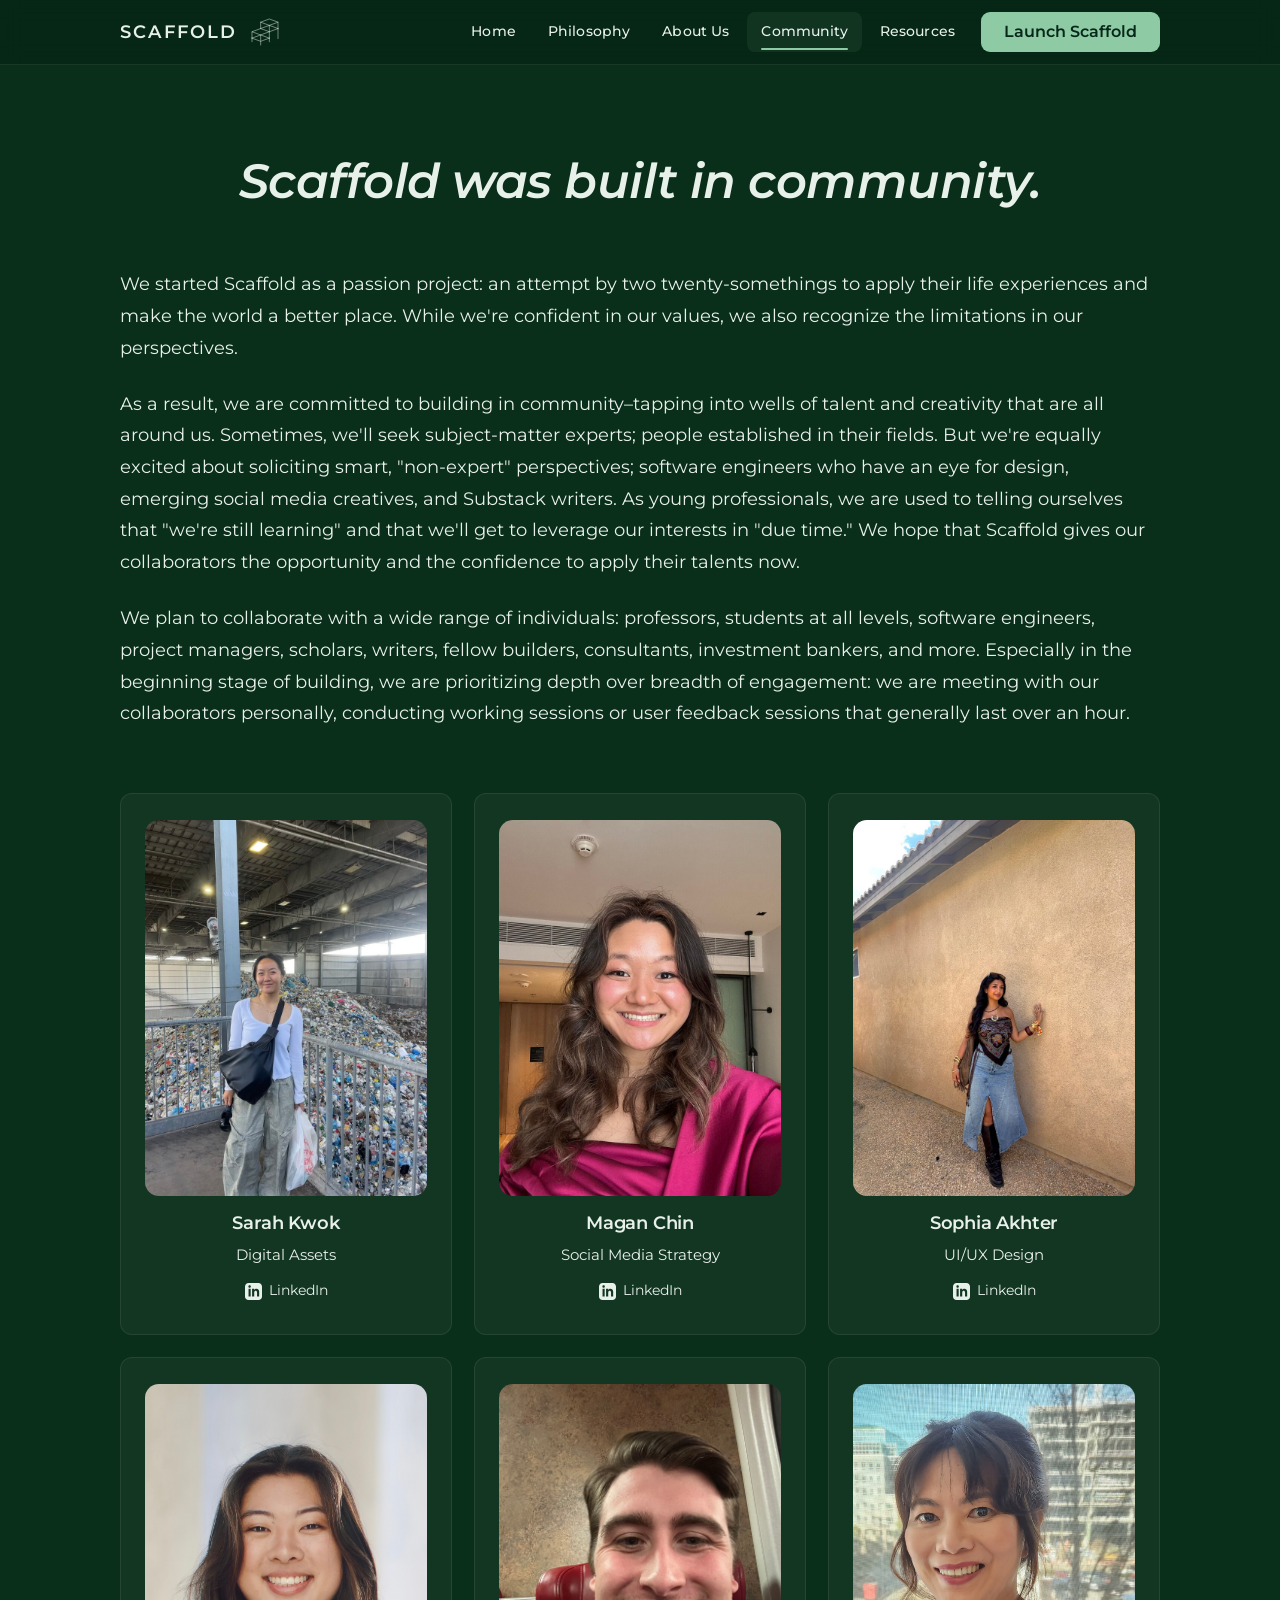
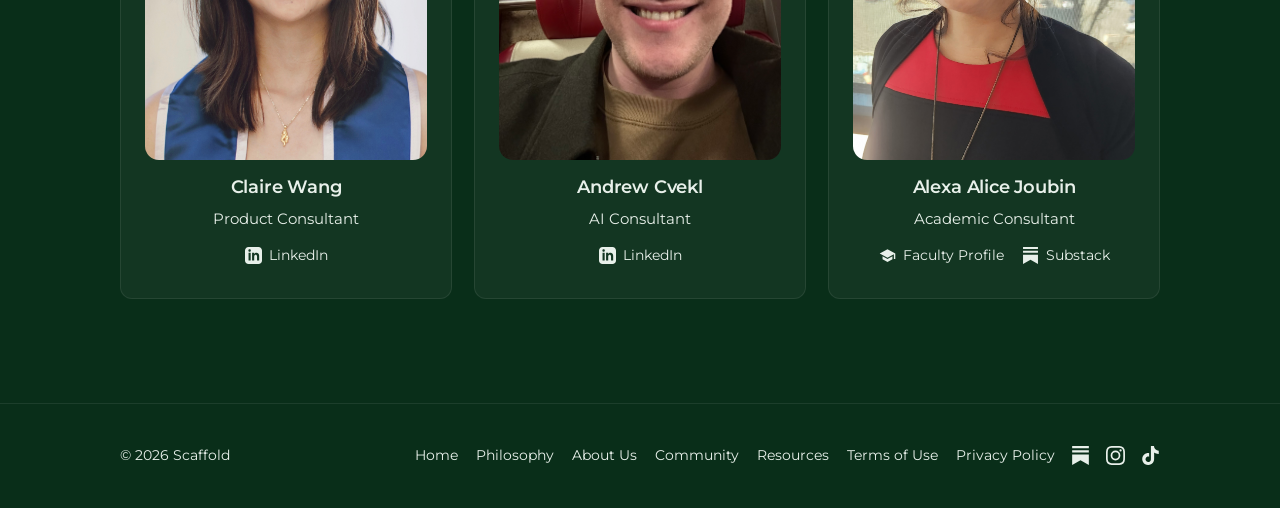
<file: community.html>
<!doctype html>
<html lang="en">
<head>
    <meta charset="utf-8" />
    <meta name="viewport" content="width=device-width, initial-scale=1" />
    <title>Community — Scaffold</title>
    <meta name="description" content="Scaffold is in beta, and it's shaped by the people testing it. Share your experience and help us build it." />
    <link rel="icon" type="image/svg+xml" href="assets/scaffold.svg" />
    <link rel="preconnect" href="https://fonts.googleapis.com" />
    <link rel="preconnect" href="https://fonts.gstatic.com" crossorigin />
    <link href="https://fonts.googleapis.com/css2?family=Montserrat:wght@400;500;600;700&display=swap" rel="stylesheet" />
    <link rel="stylesheet" href="css/styles.css" />
</head>
<body>
    <header class="site-header">
        <div class="container">
            <a class="brand" href="index.html" aria-label="Scaffold home">
                <span class="wordmark">SCAFFOLD</span>
                <img class="brand-mark" src="assets/scaffold-mark.svg" width="34" height="34" alt="" />
            </a>
            <button class="nav-toggle" aria-label="Toggle menu" aria-expanded="false" aria-controls="nav">
                <svg viewBox="0 0 24 24" fill="none" stroke="currentColor" stroke-width="2" stroke-linecap="round"><path d="M3 6h18M3 12h18M3 18h18"/></svg>
            </button>
            <nav class="nav" id="nav">
                <a href="index.html">Home</a>
                <a href="philosophy.html">Philosophy</a>
                <a href="about-us.html">About Us</a>
                <a href="community.html" aria-current="page">Community</a>
                <a href="resources.html">Resources</a>
                <a class="nav-launch btn btn-primary" href="https://app.thinkwithscaffold.com">Launch Scaffold</a>
            </nav>
        </div>
    </header>

    <main>
        <section class="section-sm" style="padding-top:clamp(48px,8vw,88px);">
            <div class="container">
                <h1 class="about-title" style="margin-bottom:1.2em;">Scaffold was built in community.</h1>
                <div class="about-copy">
                    <p>We started Scaffold as a passion project: an attempt by two twenty-somethings to apply their life experiences and make the world a better place. While we're confident in our values, we also recognize the limitations in our perspectives.</p>
                    <p>As a result, we are committed to building in community–tapping into wells of talent and creativity that are all around us. Sometimes, we'll seek subject-matter experts; people established in their fields. But we're equally excited about soliciting smart, "non-expert" perspectives; software engineers who have an eye for design, emerging social media creatives, and Substack writers. As young professionals, we are used to telling ourselves that "we're still learning" and that we'll get to leverage our interests in "due time." We hope that Scaffold gives our collaborators the opportunity and the confidence to apply their talents now.</p>
                    <p>We plan to collaborate with a wide range of individuals: professors, students at all levels, software engineers, project managers, scholars, writers, fellow builders, consultants, investment bankers, and more. Especially in the beginning stage of building, we are prioritizing depth over breadth of engagement: we are meeting with our collaborators personally, conducting working sessions or user feedback sessions that generally last over an hour.</p>
                </div>
            </div>
        </section>

        <section class="section" style="padding-top:0;">
            <div class="container">
                <div class="grid">
                    <div class="card" style="text-align:center;">
                        <img class="about-photo portrait" src="pics/sarah-kwok.jpg" alt="Sarah Kwok" loading="lazy" style="margin-bottom:16px;" />
                        <h3>Sarah Kwok</h3>
                        <p>Digital Assets</p>
                        <a class="card-social" href="https://www.linkedin.com/in/sarah-kwok-997b69167/" target="_blank" rel="noopener" aria-label="Sarah Kwok on LinkedIn"><svg viewBox="0 0 24 24" aria-hidden="true"><path d="M19 0h-14c-2.761 0-5 2.239-5 5v14c0 2.761 2.239 5 5 5h14c2.762 0 5-2.239 5-5v-14c0-2.761-2.238-5-5-5zm-11 19h-3v-11h3v11zm-1.5-12.268c-.966 0-1.75-.79-1.75-1.764s.784-1.764 1.75-1.764 1.75.79 1.75 1.764-.783 1.764-1.75 1.764zm13.5 12.268h-3v-5.604c0-3.368-4-3.113-4 0v5.604h-3v-11h3v1.765c1.396-2.586 7-2.777 7 2.476v6.759z"/></svg><span>LinkedIn</span></a>
                    </div>
                    <div class="card" style="text-align:center;">
                        <img class="about-photo portrait" src="pics/magan-chin.jpg" alt="Magan Chin" loading="lazy" style="margin-bottom:16px;" />
                        <h3>Magan Chin</h3>
                        <p>Social Media Strategy</p>
                        <a class="card-social" href="https://www.linkedin.com/in/maganchin/" target="_blank" rel="noopener" aria-label="Magan Chin on LinkedIn"><svg viewBox="0 0 24 24" aria-hidden="true"><path d="M19 0h-14c-2.761 0-5 2.239-5 5v14c0 2.761 2.239 5 5 5h14c2.762 0 5-2.239 5-5v-14c0-2.761-2.238-5-5-5zm-11 19h-3v-11h3v11zm-1.5-12.268c-.966 0-1.75-.79-1.75-1.764s.784-1.764 1.75-1.764 1.75.79 1.75 1.764-.783 1.764-1.75 1.764zm13.5 12.268h-3v-5.604c0-3.368-4-3.113-4 0v5.604h-3v-11h3v1.765c1.396-2.586 7-2.777 7 2.476v6.759z"/></svg><span>LinkedIn</span></a>
                    </div>
                    <div class="card" style="text-align:center;">
                        <img class="about-photo portrait" src="pics/sophia-akhter.jpg" alt="Sophia Akhter" loading="lazy" style="margin-bottom:16px;" />
                        <h3>Sophia Akhter</h3>
                        <p>UI/UX Design</p>
                        <a class="card-social" href="https://www.linkedin.com/in/sophiaakhter/" target="_blank" rel="noopener" aria-label="Sophia Akhter on LinkedIn"><svg viewBox="0 0 24 24" aria-hidden="true"><path d="M19 0h-14c-2.761 0-5 2.239-5 5v14c0 2.761 2.239 5 5 5h14c2.762 0 5-2.239 5-5v-14c0-2.761-2.238-5-5-5zm-11 19h-3v-11h3v11zm-1.5-12.268c-.966 0-1.75-.79-1.75-1.764s.784-1.764 1.75-1.764 1.75.79 1.75 1.764-.783 1.764-1.75 1.764zm13.5 12.268h-3v-5.604c0-3.368-4-3.113-4 0v5.604h-3v-11h3v1.765c1.396-2.586 7-2.777 7 2.476v6.759z"/></svg><span>LinkedIn</span></a>
                    </div>
                    <div class="card" style="text-align:center;">
                        <img class="about-photo portrait" src="pics/claire-wang.jpg" alt="Claire Wang" loading="lazy" style="margin-bottom:16px;" />
                        <h3>Claire Wang</h3>
                        <p>Product Consultant</p>
                        <a class="card-social" href="https://www.linkedin.com/in/claire-y-wang/" target="_blank" rel="noopener" aria-label="Claire Wang on LinkedIn"><svg viewBox="0 0 24 24" aria-hidden="true"><path d="M19 0h-14c-2.761 0-5 2.239-5 5v14c0 2.761 2.239 5 5 5h14c2.762 0 5-2.239 5-5v-14c0-2.761-2.238-5-5-5zm-11 19h-3v-11h3v11zm-1.5-12.268c-.966 0-1.75-.79-1.75-1.764s.784-1.764 1.75-1.764 1.75.79 1.75 1.764-.783 1.764-1.75 1.764zm13.5 12.268h-3v-5.604c0-3.368-4-3.113-4 0v5.604h-3v-11h3v1.765c1.396-2.586 7-2.777 7 2.476v6.759z"/></svg><span>LinkedIn</span></a>
                    </div>
                    <div class="card" style="text-align:center;">
                        <img class="about-photo portrait" src="pics/andrew.jpeg" alt="Andrew Cvekl" loading="lazy" style="margin-bottom:16px;" />
                        <h3>Andrew Cvekl</h3>
                        <p>AI Consultant</p>
                        <a class="card-social" href="https://www.linkedin.com/in/andrewcvekl/" target="_blank" rel="noopener" aria-label="Andrew Cvekl on LinkedIn"><svg viewBox="0 0 24 24" aria-hidden="true"><path d="M19 0h-14c-2.761 0-5 2.239-5 5v14c0 2.761 2.239 5 5 5h14c2.762 0 5-2.239 5-5v-14c0-2.761-2.238-5-5-5zm-11 19h-3v-11h3v11zm-1.5-12.268c-.966 0-1.75-.79-1.75-1.764s.784-1.764 1.75-1.764 1.75.79 1.75 1.764-.783 1.764-1.75 1.764zm13.5 12.268h-3v-5.604c0-3.368-4-3.113-4 0v5.604h-3v-11h3v1.765c1.396-2.586 7-2.777 7 2.476v6.759z"/></svg><span>LinkedIn</span></a>
                    </div>
                    <div class="card" style="text-align:center;">
                        <img class="about-photo portrait" src="pics/Joubin.jpg" alt="Alexa Alice Joubin" loading="lazy" style="margin-bottom:16px;" />
                        <h3>Alexa Alice Joubin</h3>
                        <p>Academic Consultant</p>
                        <a class="card-social" href="https://english.columbian.gwu.edu/alexa-joubin" target="_blank" rel="noopener" aria-label="Alexa Alice Joubin's George Washington University faculty profile" style="margin-right:14px;"><svg viewBox="0 0 24 24" aria-hidden="true"><path d="M12 3L1 9l11 6 9-4.91V17h2V9L12 3zM5 13.18v4L12 21l7-3.82v-4L12 17l-7-3.82z"/></svg><span>Faculty Profile</span></a>
                        <a class="card-social" href="https://ajoubin.substack.com/" target="_blank" rel="noopener" aria-label="Alexa Alice Joubin on Substack"><svg viewBox="0 0 24 24" aria-hidden="true"><path d="M22.539 8.242H1.46V5.406h21.08v2.836zM1.46 10.812V24L12 18.11 22.54 24V10.812H1.46zM22.54 0H1.46v2.836h21.08V0z"/></svg><span>Substack</span></a>
                    </div>
                </div>
            </div>
        </section>
    </main>

    <footer class="site-footer">
        <div class="container">
            <span>© <span id="year">2026</span> Scaffold</span>
            <nav>
                <a href="index.html">Home</a>
                <a href="philosophy.html">Philosophy</a>
                <a href="about-us.html">About Us</a>
                <a href="community.html">Community</a>
                <a href="resources.html">Resources</a>
                <a href="terms.html">Terms of Use</a>
                <a href="privacy.html">Privacy Policy</a>
            </nav>
            <div class="footer-social">
                <a href="https://hillzn8.substack.com/t/scaffold" target="_blank" rel="noopener noreferrer" aria-label="Scaffold on Substack"><svg viewBox="0 0 24 24" aria-hidden="true"><path d="M22.539 8.242H1.46V5.406h21.08v2.836zM1.46 10.812V24L12 18.11 22.54 24V10.812H1.46zM22.54 0H1.46v2.836h21.08V0z"/></svg></a>
                <a href="https://www.instagram.com/buildingscaffold/" target="_blank" rel="noopener noreferrer" aria-label="Scaffold on Instagram"><svg viewBox="0 0 24 24" aria-hidden="true"><path d="M12 2.163c3.204 0 3.584.012 4.85.07 3.252.148 4.771 1.691 4.919 4.919.058 1.265.069 1.645.069 4.849 0 3.205-.012 3.584-.069 4.849-.149 3.225-1.664 4.771-4.919 4.919-1.266.058-1.644.07-4.85.07-3.204 0-3.584-.012-4.849-.07-3.26-.149-4.771-1.699-4.919-4.92-.058-1.265-.07-1.644-.07-4.849 0-3.204.013-3.583.07-4.849.149-3.227 1.664-4.771 4.919-4.919 1.266-.057 1.645-.069 4.849-.069zM12 0C8.741 0 8.333.014 7.053.072 2.695.272.273 2.69.073 7.052.014 8.333 0 8.741 0 12c0 3.259.014 3.668.072 4.948.2 4.358 2.618 6.78 6.98 6.98C8.333 23.986 8.741 24 12 24c3.259 0 3.668-.014 4.948-.072 4.354-.2 6.782-2.618 6.979-6.98.059-1.28.073-1.689.073-4.948 0-3.259-.014-3.667-.072-4.947-.196-4.354-2.617-6.78-6.979-6.98C15.668.014 15.259 0 12 0zm0 5.838a6.162 6.162 0 100 12.324 6.162 6.162 0 000-12.324zM12 16a4 4 0 110-8 4 4 0 010 8zm6.406-11.845a1.44 1.44 0 100 2.881 1.44 1.44 0 000-2.881z"/></svg></a>
                <a href="https://www.tiktok.com/@buildingscaffold" target="_blank" rel="noopener noreferrer" aria-label="Scaffold on TikTok"><svg viewBox="0 0 24 24" aria-hidden="true"><path d="M12.525.02c1.31-.02 2.61-.01 3.91-.02.08 1.53.63 3.09 1.75 4.17 1.12 1.11 2.7 1.62 4.24 1.79v4.03c-1.44-.05-2.89-.35-4.2-.97-.57-.26-1.1-.59-1.62-.93-.01 2.92.01 5.84-.02 8.75-.08 1.4-.54 2.79-1.35 3.94-1.31 1.92-3.58 3.17-5.91 3.21-1.43.08-2.86-.31-4.08-1.03-2.02-1.19-3.44-3.37-3.65-5.71-.02-.5-.03-1-.01-1.49.18-1.9 1.12-3.72 2.58-4.96 1.66-1.44 3.98-2.13 6.15-1.72.02 1.48-.04 2.96-.04 4.44-.99-.32-2.15-.23-3.02.37-.63.41-1.11 1.04-1.36 1.75-.21.51-.15 1.07-.14 1.61.24 1.64 1.82 3.02 3.5 2.87 1.12-.01 2.19-.66 2.77-1.61.19-.33.4-.67.41-1.06.1-1.79.06-3.57.07-5.36.01-4.03-.01-8.05.02-12.07z"/></svg></a>
            </div>
        </div>
    </footer>

    <script src="js/main.js"></script>
</body>
</html>
</file>
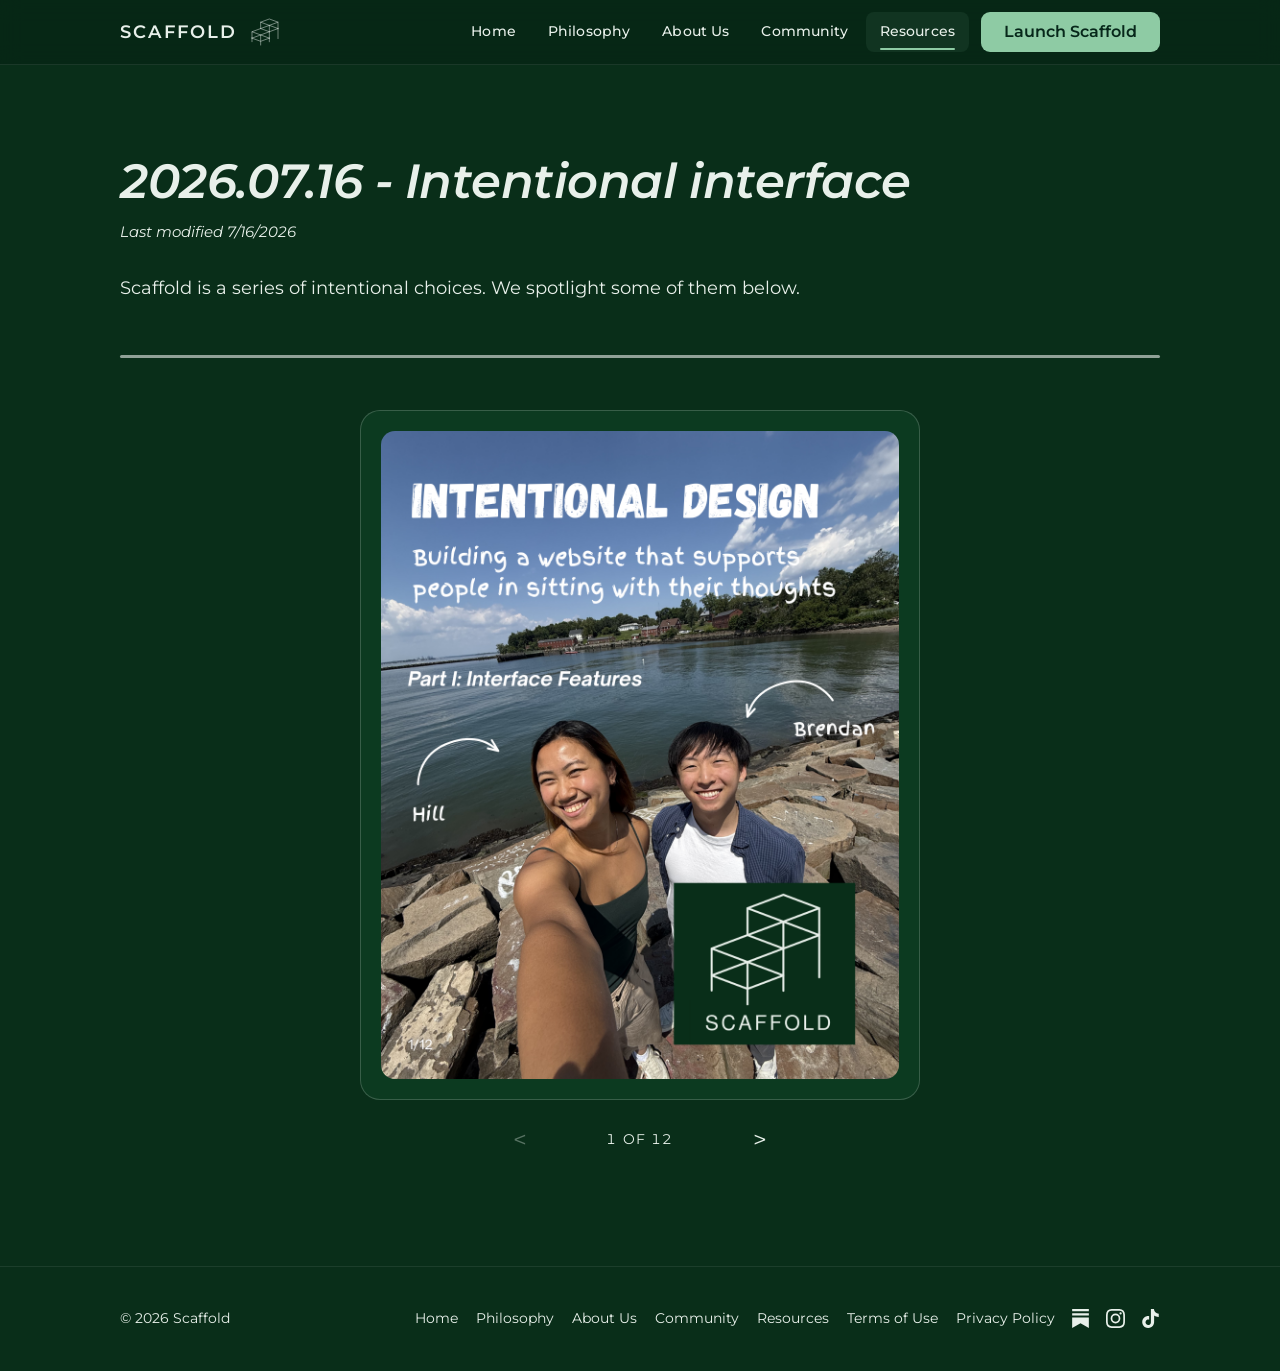
<file: intentional-interface.html>
<!doctype html>
<html lang="en">
<head>
    <meta charset="utf-8" />
    <meta name="viewport" content="width=device-width, initial-scale=1" />
    <title>Intentional interface — Scaffold</title>
    <meta name="description" content="Scaffold is a series of intentional choices. A slideshow spotlighting some of the interface decisions behind the product." />
    <link rel="icon" type="image/svg+xml" href="assets/scaffold.svg" />
    <link rel="preconnect" href="https://fonts.googleapis.com" />
    <link rel="preconnect" href="https://fonts.gstatic.com" crossorigin />
    <link href="https://fonts.googleapis.com/css2?family=Montserrat:wght@400;500;600;700&display=swap" rel="stylesheet" />
    <link rel="stylesheet" href="css/styles.css" />
</head>
<body>
    <header class="site-header">
        <div class="container">
            <a class="brand" href="index.html" aria-label="Scaffold home">
                <span class="wordmark">SCAFFOLD</span>
                <img class="brand-mark" src="assets/scaffold-mark.svg" width="34" height="34" alt="" />
            </a>
            <button class="nav-toggle" aria-label="Toggle menu" aria-expanded="false" aria-controls="nav">
                <svg viewBox="0 0 24 24" fill="none" stroke="currentColor" stroke-width="2" stroke-linecap="round"><path d="M3 6h18M3 12h18M3 18h18"/></svg>
            </button>
            <nav class="nav" id="nav">
                <a href="index.html">Home</a>
                <a href="philosophy.html">Philosophy</a>
                <a href="about-us.html">About Us</a>
                <a href="community.html">Community</a>
                <a href="resources.html" aria-current="page">Resources</a>
                <a class="nav-launch btn btn-primary" href="https://app.thinkwithscaffold.com">Launch Scaffold</a>
            </nav>
        </div>
    </header>

    <main>
        <section class="section-sm" style="padding-top:clamp(48px,8vw,88px);padding-bottom:0;">
            <div class="container">
                <h1 class="about-title sp-title">2026.07.16 - Intentional interface</h1>
                <p class="sp-meta">Last modified 7/16/2026</p>
                <div class="about-copy">
                    <p>Scaffold is a series of intentional choices. We spotlight some of them below.</p>
                </div>
            </div>
        </section>

        <!-- ── Intentional design slideshow ────────────────────────────────
             The deck, exported slide by slide. The pager steps through one
             slide at a time. Without JS every slide simply lists out, so the
             whole deck stays readable. -->
        <section class="section" style="padding-top:0;">
            <div class="container">
                <hr class="section-divider" style="margin-top:var(--flow-gap);" />
                <div class="ss-viewer" data-ss>
                    <div class="ss-stage">
                        <figure class="ss-slide">
                            <img src="pics/intentional-design-slideshow/1.png" width="1080" height="1350" alt="Slide 1: Intentional Design — building a website that supports people in sitting with their thoughts. Part I: Interface Features. A photo of Hill and Brendan on a rocky shoreline." />
                        </figure>
                        <figure class="ss-slide">
                            <img src="pics/intentional-design-slideshow/2.png" width="1080" height="1350" loading="lazy" alt="Slide 2: I. A green color palette. Like normal people, we started off imagining the interface as either black or white. But we thought it would be cute to lean into the scaffold (building) motif, and pay homage to the distinctively green scaffolding in New York, the city where we grew up." />
                        </figure>
                        <figure class="ss-slide">
                            <img src="pics/intentional-design-slideshow/3.png" width="1080" height="1350" loading="lazy" alt="Slide 3: II. Scrolling up instead of down. For most digital experiences, we're used to scrolling from the top-down. But we wanted to subvert traditional design (and, again, play into the idea of scaffolding). So, over an interaction, you can imagine yourself building up from your initial foundation." />
                        </figure>
                        <figure class="ss-slide">
                            <img src="pics/intentional-design-slideshow/4.png" width="1080" height="1350" loading="lazy" alt="Slide 4: III. Highlighting user inputs. Scaffold is meant to center your thoughts, rather than the chatbot's. To reflect that hierarchy of prioritization, we made the user input blocks lighter and made Scaffold's responses blend into the background." />
                        </figure>
                        <figure class="ss-slide">
                            <img src="pics/intentional-design-slideshow/5.png" width="1080" height="1350" loading="lazy" alt="Slide 5: IV. Adding a formatting bar. People tend to use chatbots in extractive ways; asking a question, getting the answer, and then abandoning the inquiry. We wanted people to use Scaffold to develop thoughts that they would keep coming back to. Inspired by our own approaches to writing, we added a formatting bar to encourage users to revisit and spotlight the insights in their thinking." />
                        </figure>
                        <figure class="ss-slide">
                            <img src="pics/intentional-design-slideshow/6.png" width="1080" height="1350" loading="lazy" alt="Slide 6: V. Adding sticky notes. We know that workflows can get messy. Sometimes, there are notes that you need to keep front of mind, or else you'll forget. That's what sticky notes are for; they stick to one place on your screen, and they'll stay there even as your interaction progresses. Kind of like that affirmation you have for yourself at the top of your mirror." />
                        </figure>
                        <figure class="ss-slide">
                            <img src="pics/intentional-design-slideshow/7.png" width="1080" height="1350" loading="lazy" alt="Slide 7: VI. Allowing users to decide the end. Scaffold is designed to offer to conclude when it seems that the user has addressed their stated goal (usually, it takes around 20 user inputs). However, we recognize that Scaffold's judgment on progress may not align with the users. So we added a check mark feature that the user can click to indicate their satisfaction with the interaction." />
                        </figure>
                        <figure class="ss-slide">
                            <img src="pics/intentional-design-slideshow/8.png" width="1080" height="1350" loading="lazy" alt="Slide 8: VII. Ending with takeaways. After you click the checkmark, you will be prompted to add your key takeaways from the interaction. There aren't enough digital spaces that encourage us to reflect. So we sought to build that process directly into our product. At the same time, we know not everyone likes reflection, so we've made that step optional." />
                        </figure>
                        <figure class="ss-slide">
                            <img src="pics/intentional-design-slideshow/9.png" width="1080" height="1350" loading="lazy" alt="Slide 9: VIII. Allowing interaction export. Keeping with the theme of using Scaffold to preserve your ideas, we wanted to give users a way to easily save and recall their interactions." />
                        </figure>
                        <figure class="ss-slide">
                            <img src="pics/intentional-design-slideshow/10.png" width="1080" height="1350" loading="lazy" alt="Slide 10: IX. Enabling user accounts. For many chatbots, the first thing you see is the new chat window. But with Scaffold, you're first brought to your interaction history (think Google Docs). With that choice, we hope to nudge you towards remembering the thoughts that you've already had, rather than rushing you to get to the next thing." />
                        </figure>
                        <figure class="ss-slide">
                            <img src="pics/intentional-design-slideshow/11.png" width="1080" height="1350" loading="lazy" alt="Slide 11: X. Linking the info and interaction sites. Scaffold is firmly rooted in our values and background, and we want users to be able to readily access that information. Thus, we've added buttons visibly linking our informational and interaction sites." />
                        </figure>
                        <figure class="ss-slide">
                            <img src="pics/intentional-design-slideshow/12.png" width="1080" height="1350" loading="lazy" alt="Slide 12: Scaffold is now live at thinkwithscaffold.com. Try it out and let us know what you think! — Brendan + Hillary" />
                        </figure>
                    </div>

                    <div class="sp-pager">
                        <button class="sp-arrow" type="button" data-ss-prev aria-label="Previous slide">&lt;</button>
                        <p class="sp-count" aria-live="polite" aria-atomic="true"><span data-ss-index>1</span> of <span data-ss-total>12</span></p>
                        <button class="sp-arrow" type="button" data-ss-next aria-label="Next slide">&gt;</button>
                    </div>
                </div>
            </div>
        </section>
    </main>

    <footer class="site-footer">
        <div class="container">
            <span>© <span id="year">2026</span> Scaffold</span>
            <nav>
                <a href="index.html">Home</a>
                <a href="philosophy.html">Philosophy</a>
                <a href="about-us.html">About Us</a>
                <a href="community.html">Community</a>
                <a href="resources.html">Resources</a>
                <a href="terms.html">Terms of Use</a>
                <a href="privacy.html">Privacy Policy</a>
            </nav>
            <div class="footer-social">
                <a href="https://hillzn8.substack.com/t/scaffold" target="_blank" rel="noopener noreferrer" aria-label="Scaffold on Substack"><svg viewBox="0 0 24 24" aria-hidden="true"><path d="M22.539 8.242H1.46V5.406h21.08v2.836zM1.46 10.812V24L12 18.11 22.54 24V10.812H1.46zM22.54 0H1.46v2.836h21.08V0z"/></svg></a>
                <a href="https://www.instagram.com/buildingscaffold/" target="_blank" rel="noopener noreferrer" aria-label="Scaffold on Instagram"><svg viewBox="0 0 24 24" aria-hidden="true"><path d="M12 2.163c3.204 0 3.584.012 4.85.07 3.252.148 4.771 1.691 4.919 4.919.058 1.265.069 1.645.069 4.849 0 3.205-.012 3.584-.069 4.849-.149 3.225-1.664 4.771-4.919 4.919-1.266.058-1.644.07-4.85.07-3.204 0-3.584-.012-4.849-.07-3.26-.149-4.771-1.699-4.919-4.92-.058-1.265-.07-1.644-.07-4.849 0-3.204.013-3.583.07-4.849.149-3.227 1.664-4.771 4.919-4.919 1.266-.057 1.645-.069 4.849-.069zM12 0C8.741 0 8.333.014 7.053.072 2.695.272.273 2.69.073 7.052.014 8.333 0 8.741 0 12c0 3.259.014 3.668.072 4.948.2 4.358 2.618 6.78 6.98 6.98C8.333 23.986 8.741 24 12 24c3.259 0 3.668-.014 4.948-.072 4.354-.2 6.782-2.618 6.979-6.98.059-1.28.073-1.689.073-4.948 0-3.259-.014-3.667-.072-4.947-.196-4.354-2.617-6.78-6.979-6.98C15.668.014 15.259 0 12 0zm0 5.838a6.162 6.162 0 100 12.324 6.162 6.162 0 000-12.324zM12 16a4 4 0 110-8 4 4 0 010 8zm6.406-11.845a1.44 1.44 0 100 2.881 1.44 1.44 0 000-2.881z"/></svg></a>
                <a href="https://www.tiktok.com/@buildingscaffold" target="_blank" rel="noopener noreferrer" aria-label="Scaffold on TikTok"><svg viewBox="0 0 24 24" aria-hidden="true"><path d="M12.525.02c1.31-.02 2.61-.01 3.91-.02.08 1.53.63 3.09 1.75 4.17 1.12 1.11 2.7 1.62 4.24 1.79v4.03c-1.44-.05-2.89-.35-4.2-.97-.57-.26-1.1-.59-1.62-.93-.01 2.92.01 5.84-.02 8.75-.08 1.4-.54 2.79-1.35 3.94-1.31 1.92-3.58 3.17-5.91 3.21-1.43.08-2.86-.31-4.08-1.03-2.02-1.19-3.44-3.37-3.65-5.71-.02-.5-.03-1-.01-1.49.18-1.9 1.12-3.72 2.58-4.96 1.66-1.44 3.98-2.13 6.15-1.72.02 1.48-.04 2.96-.04 4.44-.99-.32-2.15-.23-3.02.37-.63.41-1.11 1.04-1.36 1.75-.21.51-.15 1.07-.14 1.61.24 1.64 1.82 3.02 3.5 2.87 1.12-.01 2.19-.66 2.77-1.61.19-.33.4-.67.41-1.06.1-1.79.06-3.57.07-5.36.01-4.03-.01-8.05.02-12.07z"/></svg></a>
            </div>
        </div>
    </footer>

    <script src="js/main.js"></script>
</body>
</html>
</file>
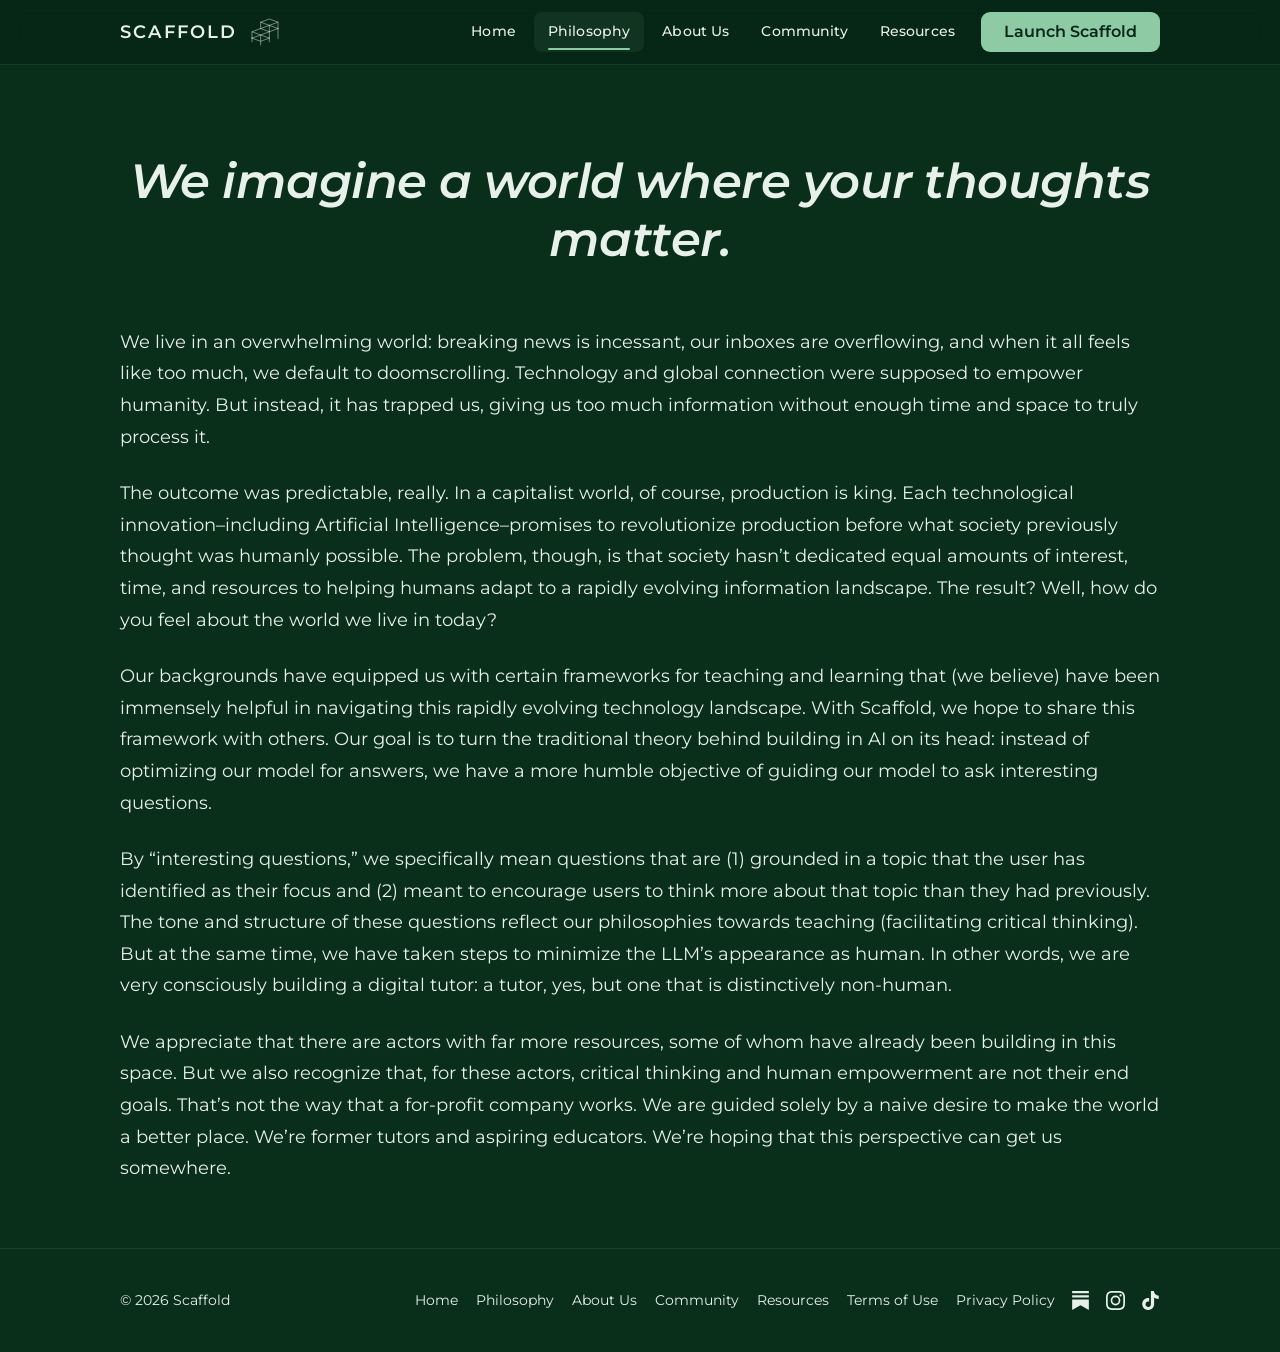
<file: philosophy.html>
<!doctype html>
<html lang="en">
<head>
    <meta charset="utf-8" />
    <meta name="viewport" content="width=device-width, initial-scale=1" />
    <title>Philosophy — Scaffold</title>
    <meta name="description" content="We imagine a world where your thoughts matter. The thinking behind Scaffold — a digital tutor built to ask interesting questions, not hand over answers." />
    <link rel="icon" type="image/svg+xml" href="assets/scaffold.svg" />
    <link rel="preconnect" href="https://fonts.googleapis.com" />
    <link rel="preconnect" href="https://fonts.gstatic.com" crossorigin />
    <link href="https://fonts.googleapis.com/css2?family=Montserrat:wght@400;500;600;700&display=swap" rel="stylesheet" />
    <link rel="stylesheet" href="css/styles.css" />
</head>
<body>
    <header class="site-header">
        <div class="container">
            <a class="brand" href="index.html" aria-label="Scaffold home">
                <span class="wordmark">SCAFFOLD</span>
                <img class="brand-mark" src="assets/scaffold-mark.svg" width="34" height="34" alt="" />
            </a>
            <button class="nav-toggle" aria-label="Toggle menu" aria-expanded="false" aria-controls="nav">
                <svg viewBox="0 0 24 24" fill="none" stroke="currentColor" stroke-width="2" stroke-linecap="round"><path d="M3 6h18M3 12h18M3 18h18"/></svg>
            </button>
            <nav class="nav" id="nav">
                <a href="index.html">Home</a>
                <a href="philosophy.html" aria-current="page">Philosophy</a>
                <a href="about-us.html">About Us</a>
                <a href="community.html">Community</a>
                <a href="resources.html">Resources</a>
                <a class="nav-launch btn btn-primary" href="https://app.thinkwithscaffold.com">Launch Scaffold</a>
            </nav>
        </div>
    </header>

    <main>
        <section class="section-sm" style="padding-top:clamp(48px,8vw,88px);">
            <div class="container">
                <div class="about-copy">
                    <h1 class="about-title" style="margin-bottom:1.2em;">We imagine a world where your thoughts matter.</h1>

                    <p>We live in an overwhelming world: breaking news is incessant, our inboxes are overflowing, and when it all feels like too much, we default to doomscrolling. Technology and global connection were supposed to empower humanity. But instead, it has trapped us, giving us too much information without enough time and space to truly process it.</p>

                    <p>The outcome was predictable, really. In a capitalist world, of course, production is king. Each technological innovation–including Artificial Intelligence–promises to revolutionize production before what society previously thought was humanly possible. The problem, though, is that society hasn’t dedicated equal amounts of interest, time, and resources to helping humans adapt to a rapidly evolving information landscape. The result? Well, how do you feel about the world we live in today?</p>

                    <p>Our backgrounds have equipped us with certain frameworks for teaching and learning that (we believe) have been immensely helpful in navigating this rapidly evolving technology landscape. With Scaffold, we hope to share this framework with others. Our goal is to turn the traditional theory behind building in AI on its head: instead of optimizing our model for answers, we have a more humble objective of guiding our model to ask interesting questions.</p>

                    <p>By “interesting questions,” we specifically mean questions that are (1) grounded in a topic that the user has identified as their focus and (2) meant to encourage users to think more about that topic than they had previously. The tone and structure of these questions reflect our philosophies towards teaching (facilitating critical thinking). But at the same time, we have taken steps to minimize the LLM’s appearance as human. In other words, we are very consciously building a digital tutor: a tutor, yes, but one that is distinctively non-human.</p>

                    <p>We appreciate that there are actors with far more resources, some of whom have already been building in this space. But we also recognize that, for these actors, critical thinking and human empowerment are not their end goals. That’s not the way that a for-profit company works. We are guided solely by a naive desire to make the world a better place. We’re former tutors and aspiring educators. We’re hoping that this perspective can get us somewhere.</p>
                </div>
            </div>
        </section>
    </main>

    <footer class="site-footer">
        <div class="container">
            <span>© <span id="year">2026</span> Scaffold</span>
            <nav>
                <a href="index.html">Home</a>
                <a href="philosophy.html">Philosophy</a>
                <a href="about-us.html">About Us</a>
                <a href="community.html">Community</a>
                <a href="resources.html">Resources</a>
                <a href="terms.html">Terms of Use</a>
                <a href="privacy.html">Privacy Policy</a>
            </nav>
            <div class="footer-social">
                <a href="https://hillzn8.substack.com/t/scaffold" target="_blank" rel="noopener noreferrer" aria-label="Scaffold on Substack"><svg viewBox="0 0 24 24" aria-hidden="true"><path d="M22.539 8.242H1.46V5.406h21.08v2.836zM1.46 10.812V24L12 18.11 22.54 24V10.812H1.46zM22.54 0H1.46v2.836h21.08V0z"/></svg></a>
                <a href="https://www.instagram.com/buildingscaffold/" target="_blank" rel="noopener noreferrer" aria-label="Scaffold on Instagram"><svg viewBox="0 0 24 24" aria-hidden="true"><path d="M12 2.163c3.204 0 3.584.012 4.85.07 3.252.148 4.771 1.691 4.919 4.919.058 1.265.069 1.645.069 4.849 0 3.205-.012 3.584-.069 4.849-.149 3.225-1.664 4.771-4.919 4.919-1.266.058-1.644.07-4.85.07-3.204 0-3.584-.012-4.849-.07-3.26-.149-4.771-1.699-4.919-4.92-.058-1.265-.07-1.644-.07-4.849 0-3.204.013-3.583.07-4.849.149-3.227 1.664-4.771 4.919-4.919 1.266-.057 1.645-.069 4.849-.069zM12 0C8.741 0 8.333.014 7.053.072 2.695.272.273 2.69.073 7.052.014 8.333 0 8.741 0 12c0 3.259.014 3.668.072 4.948.2 4.358 2.618 6.78 6.98 6.98C8.333 23.986 8.741 24 12 24c3.259 0 3.668-.014 4.948-.072 4.354-.2 6.782-2.618 6.979-6.98.059-1.28.073-1.689.073-4.948 0-3.259-.014-3.667-.072-4.947-.196-4.354-2.617-6.78-6.979-6.98C15.668.014 15.259 0 12 0zm0 5.838a6.162 6.162 0 100 12.324 6.162 6.162 0 000-12.324zM12 16a4 4 0 110-8 4 4 0 010 8zm6.406-11.845a1.44 1.44 0 100 2.881 1.44 1.44 0 000-2.881z"/></svg></a>
                <a href="https://www.tiktok.com/@buildingscaffold" target="_blank" rel="noopener noreferrer" aria-label="Scaffold on TikTok"><svg viewBox="0 0 24 24" aria-hidden="true"><path d="M12.525.02c1.31-.02 2.61-.01 3.91-.02.08 1.53.63 3.09 1.75 4.17 1.12 1.11 2.7 1.62 4.24 1.79v4.03c-1.44-.05-2.89-.35-4.2-.97-.57-.26-1.1-.59-1.62-.93-.01 2.92.01 5.84-.02 8.75-.08 1.4-.54 2.79-1.35 3.94-1.31 1.92-3.58 3.17-5.91 3.21-1.43.08-2.86-.31-4.08-1.03-2.02-1.19-3.44-3.37-3.65-5.71-.02-.5-.03-1-.01-1.49.18-1.9 1.12-3.72 2.58-4.96 1.66-1.44 3.98-2.13 6.15-1.72.02 1.48-.04 2.96-.04 4.44-.99-.32-2.15-.23-3.02.37-.63.41-1.11 1.04-1.36 1.75-.21.51-.15 1.07-.14 1.61.24 1.64 1.82 3.02 3.5 2.87 1.12-.01 2.19-.66 2.77-1.61.19-.33.4-.67.41-1.06.1-1.79.06-3.57.07-5.36.01-4.03-.01-8.05.02-12.07z"/></svg></a>
            </div>
        </div>
    </footer>

    <script src="js/main.js"></script>
</body>
</html>
</file>
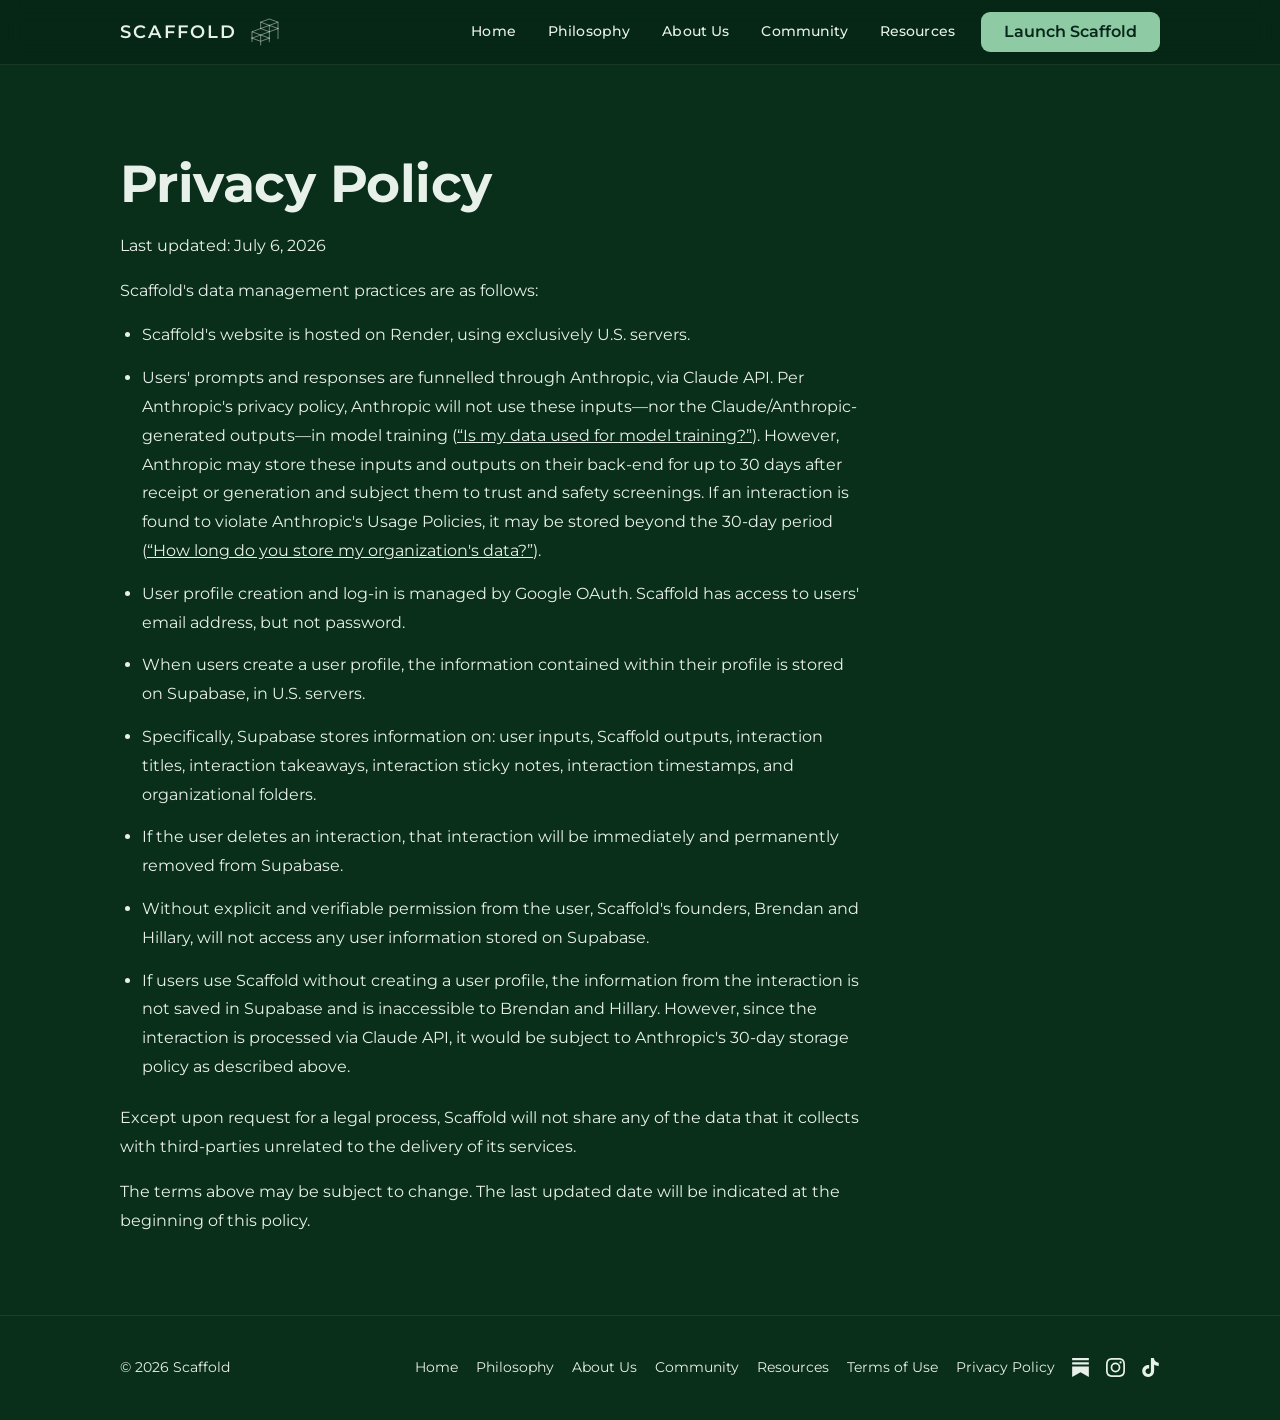
<file: privacy.html>
<!doctype html>
<html lang="en">
<head>
    <meta charset="utf-8" />
    <meta name="viewport" content="width=device-width, initial-scale=1" />
    <title>Privacy Policy — Scaffold</title>
    <meta name="description" content="Privacy Policy for Scaffold — how your data is handled across Render, Anthropic, Google OAuth, and Supabase." />
    <link rel="icon" type="image/svg+xml" href="assets/scaffold.svg" />
    <link rel="preconnect" href="https://fonts.googleapis.com" />
    <link rel="preconnect" href="https://fonts.gstatic.com" crossorigin />
    <link href="https://fonts.googleapis.com/css2?family=Montserrat:wght@400;500;600;700&display=swap" rel="stylesheet" />
    <link rel="stylesheet" href="css/styles.css" />
</head>
<body>
    <header class="site-header">
        <div class="container">
            <a class="brand" href="index.html" aria-label="Scaffold home">
                <span class="wordmark">SCAFFOLD</span>
                <img class="brand-mark" src="assets/scaffold-mark.svg" width="34" height="34" alt="" />
            </a>
            <button class="nav-toggle" aria-label="Toggle menu" aria-expanded="false" aria-controls="nav">
                <svg viewBox="0 0 24 24" fill="none" stroke="currentColor" stroke-width="2" stroke-linecap="round"><path d="M3 6h18M3 12h18M3 18h18"/></svg>
            </button>
            <nav class="nav" id="nav">
                <a href="index.html">Home</a>
                <a href="philosophy.html">Philosophy</a>
                <a href="about-us.html">About Us</a>
                <a href="community.html">Community</a>
                <a href="resources.html">Resources</a>
                <a class="nav-launch btn btn-primary" href="https://app.thinkwithscaffold.com">Launch Scaffold</a>
            </nav>
        </div>
    </header>

    <main>
        <section class="section-sm" style="padding-top:clamp(48px,8vw,88px);">
            <div class="container">
                <div class="prose">
                    <h1>Privacy Policy</h1>
                    <p class="muted" style="margin-top:-0.6em;">Last updated: July 6, 2026</p>
                    <p>Scaffold's data management practices are as follows:</p>
                    <ul>
                        <li>Scaffold's website is hosted on Render, using exclusively U.S. servers.</li>
                        <li>Users' prompts and responses are funnelled through Anthropic, via Claude API. Per Anthropic's privacy policy, Anthropic will not use these inputs—nor the Claude/Anthropic-generated outputs—in model training (<a href="https://privacy.claude.com/en/articles/7996868-is-my-data-used-for-model-training" target="_blank" rel="noopener noreferrer">“Is my data used for model training?”</a>). However, Anthropic may store these inputs and outputs on their back-end for up to 30 days after receipt or generation and subject them to trust and safety screenings. If an interaction is found to violate Anthropic's Usage Policies, it may be stored beyond the 30-day period (<a href="https://privacy.claude.com/en/articles/7996866-how-long-do-you-store-my-organization-s-data" target="_blank" rel="noopener noreferrer">“How long do you store my organization's data?”</a>).</li>
                        <li>User profile creation and log-in is managed by Google OAuth. Scaffold has access to users' email address, but not password.</li>
                        <li>When users create a user profile, the information contained within their profile is stored on Supabase, in U.S. servers.</li>
                        <li>Specifically, Supabase stores information on: user inputs, Scaffold outputs, interaction titles, interaction takeaways, interaction sticky notes, interaction timestamps, and organizational folders.</li>
                        <li>If the user deletes an interaction, that interaction will be immediately and permanently removed from Supabase.</li>
                        <li>Without explicit and verifiable permission from the user, Scaffold's founders, Brendan and Hillary, will not access any user information stored on Supabase.</li>
                        <li>If users use Scaffold without creating a user profile, the information from the interaction is not saved in Supabase and is inaccessible to Brendan and Hillary. However, since the interaction is processed via Claude API, it would be subject to Anthropic's 30-day storage policy as described above.</li>
                    </ul>
                    <p>Except upon request for a legal process, Scaffold will not share any of the data that it collects with third-parties unrelated to the delivery of its services.</p>
                    <p>The terms above may be subject to change. The last updated date will be indicated at the beginning of this policy.</p>
                </div>
            </div>
        </section>
    </main>

    <footer class="site-footer">
        <div class="container">
            <span>© <span id="year">2026</span> Scaffold</span>
            <nav>
                <a href="index.html">Home</a>
                <a href="philosophy.html">Philosophy</a>
                <a href="about-us.html">About Us</a>
                <a href="community.html">Community</a>
                <a href="resources.html">Resources</a>
                <a href="terms.html">Terms of Use</a>
                <a href="privacy.html">Privacy Policy</a>
            </nav>
            <div class="footer-social">
                <a href="https://hillzn8.substack.com/t/scaffold" target="_blank" rel="noopener noreferrer" aria-label="Scaffold on Substack"><svg viewBox="0 0 24 24" aria-hidden="true"><path d="M22.539 8.242H1.46V5.406h21.08v2.836zM1.46 10.812V24L12 18.11 22.54 24V10.812H1.46zM22.54 0H1.46v2.836h21.08V0z"/></svg></a>
                <a href="https://www.instagram.com/buildingscaffold/" target="_blank" rel="noopener noreferrer" aria-label="Scaffold on Instagram"><svg viewBox="0 0 24 24" aria-hidden="true"><path d="M12 2.163c3.204 0 3.584.012 4.85.07 3.252.148 4.771 1.691 4.919 4.919.058 1.265.069 1.645.069 4.849 0 3.205-.012 3.584-.069 4.849-.149 3.225-1.664 4.771-4.919 4.919-1.266.058-1.644.07-4.85.07-3.204 0-3.584-.012-4.849-.07-3.26-.149-4.771-1.699-4.919-4.92-.058-1.265-.07-1.644-.07-4.849 0-3.204.013-3.583.07-4.849.149-3.227 1.664-4.771 4.919-4.919 1.266-.057 1.645-.069 4.849-.069zM12 0C8.741 0 8.333.014 7.053.072 2.695.272.273 2.69.073 7.052.014 8.333 0 8.741 0 12c0 3.259.014 3.668.072 4.948.2 4.358 2.618 6.78 6.98 6.98C8.333 23.986 8.741 24 12 24c3.259 0 3.668-.014 4.948-.072 4.354-.2 6.782-2.618 6.979-6.98.059-1.28.073-1.689.073-4.948 0-3.259-.014-3.667-.072-4.947-.196-4.354-2.617-6.78-6.979-6.98C15.668.014 15.259 0 12 0zm0 5.838a6.162 6.162 0 100 12.324 6.162 6.162 0 000-12.324zM12 16a4 4 0 110-8 4 4 0 010 8zm6.406-11.845a1.44 1.44 0 100 2.881 1.44 1.44 0 000-2.881z"/></svg></a>
                <a href="https://www.tiktok.com/@buildingscaffold" target="_blank" rel="noopener noreferrer" aria-label="Scaffold on TikTok"><svg viewBox="0 0 24 24" aria-hidden="true"><path d="M12.525.02c1.31-.02 2.61-.01 3.91-.02.08 1.53.63 3.09 1.75 4.17 1.12 1.11 2.7 1.62 4.24 1.79v4.03c-1.44-.05-2.89-.35-4.2-.97-.57-.26-1.1-.59-1.62-.93-.01 2.92.01 5.84-.02 8.75-.08 1.4-.54 2.79-1.35 3.94-1.31 1.92-3.58 3.17-5.91 3.21-1.43.08-2.86-.31-4.08-1.03-2.02-1.19-3.44-3.37-3.65-5.71-.02-.5-.03-1-.01-1.49.18-1.9 1.12-3.72 2.58-4.96 1.66-1.44 3.98-2.13 6.15-1.72.02 1.48-.04 2.96-.04 4.44-.99-.32-2.15-.23-3.02.37-.63.41-1.11 1.04-1.36 1.75-.21.51-.15 1.07-.14 1.61.24 1.64 1.82 3.02 3.5 2.87 1.12-.01 2.19-.66 2.77-1.61.19-.33.4-.67.41-1.06.1-1.79.06-3.57.07-5.36.01-4.03-.01-8.05.02-12.07z"/></svg></a>
            </div>
        </div>
    </footer>

    <script src="js/main.js"></script>
</body>
</html>
</file>
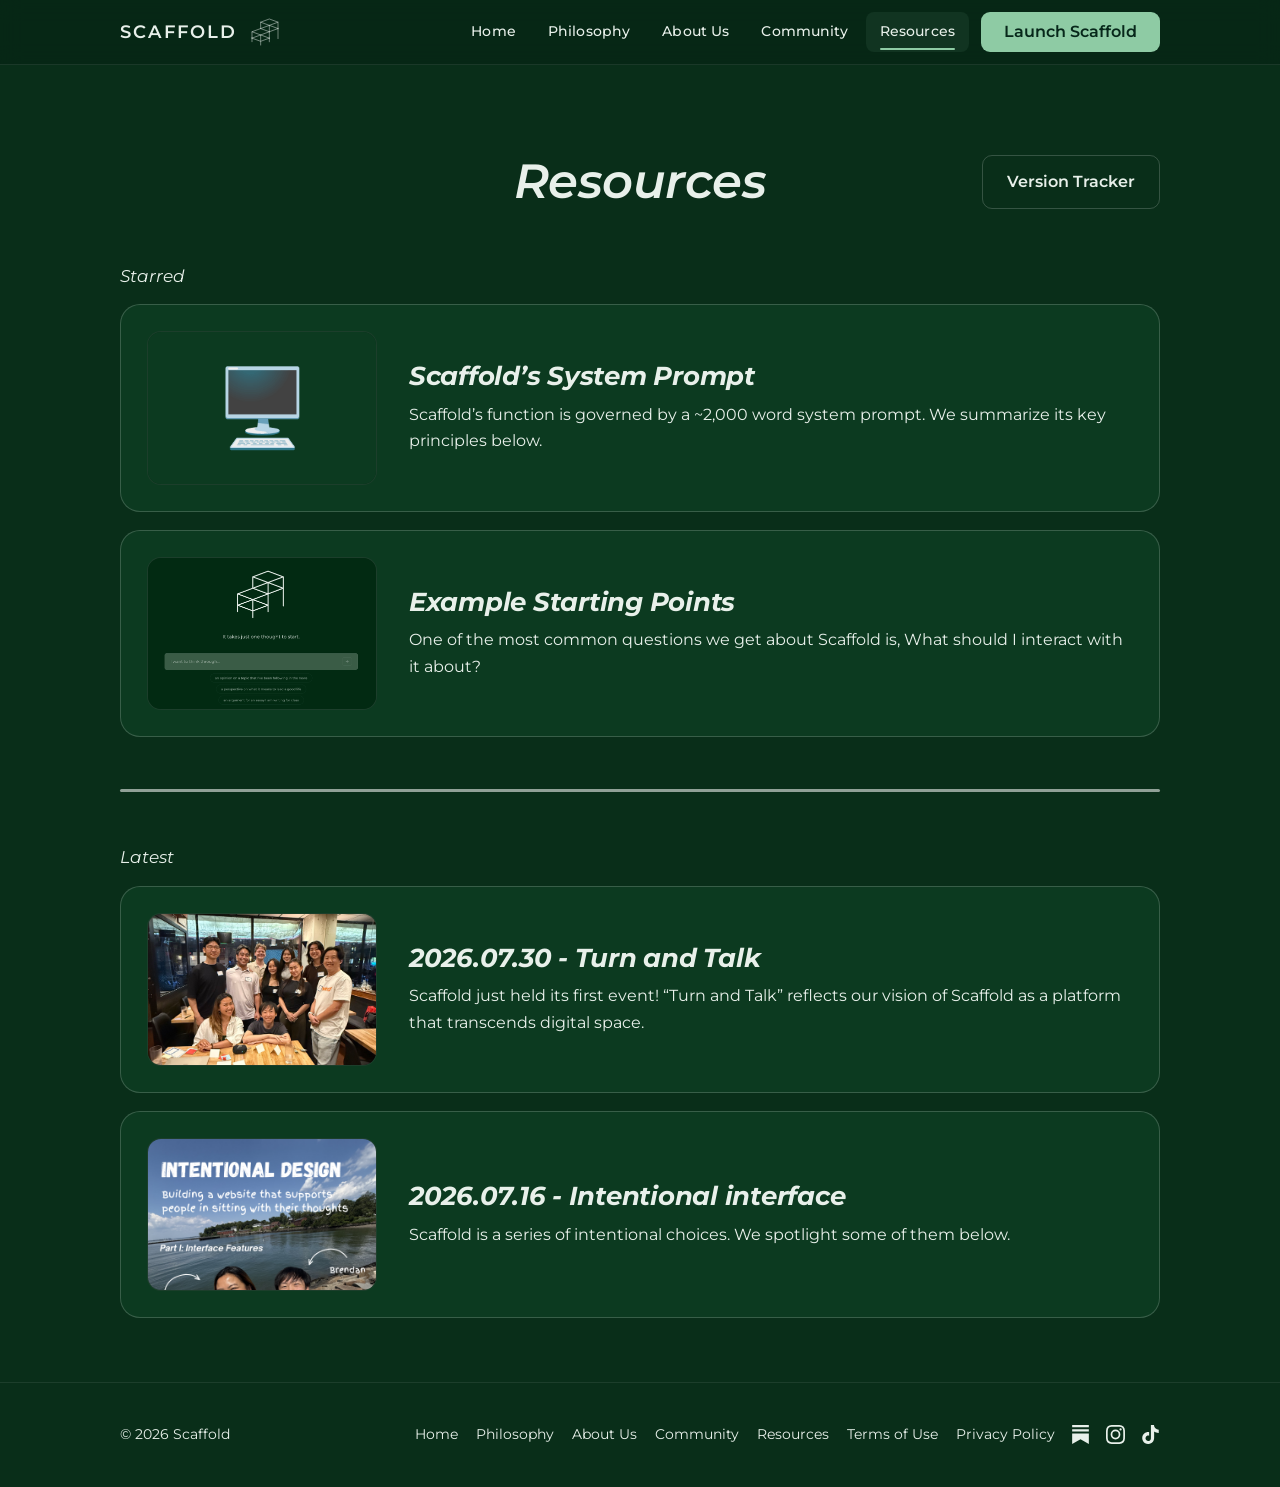
<file: resources.html>
<!doctype html>
<html lang="en">
<head>
    <meta charset="utf-8" />
    <meta name="viewport" content="width=device-width, initial-scale=1" />
    <title>Resources — Scaffold</title>
    <meta name="description" content="Get started with Scaffold, share feedback, and explore ideas about critical thinking and Socratic questioning." />
    <link rel="icon" type="image/svg+xml" href="assets/scaffold.svg" />
    <link rel="preconnect" href="https://fonts.googleapis.com" />
    <link rel="preconnect" href="https://fonts.gstatic.com" crossorigin />
    <link href="https://fonts.googleapis.com/css2?family=Montserrat:wght@400;500;600;700&display=swap" rel="stylesheet" />
    <link rel="stylesheet" href="css/styles.css" />
</head>
<body>
    <header class="site-header">
        <div class="container">
            <a class="brand" href="index.html" aria-label="Scaffold home">
                <span class="wordmark">SCAFFOLD</span>
                <img class="brand-mark" src="assets/scaffold-mark.svg" width="34" height="34" alt="" />
            </a>
            <button class="nav-toggle" aria-label="Toggle menu" aria-expanded="false" aria-controls="nav">
                <svg viewBox="0 0 24 24" fill="none" stroke="currentColor" stroke-width="2" stroke-linecap="round"><path d="M3 6h18M3 12h18M3 18h18"/></svg>
            </button>
            <nav class="nav" id="nav">
                <a href="index.html">Home</a>
                <a href="philosophy.html">Philosophy</a>
                <a href="about-us.html">About Us</a>
                <a href="community.html">Community</a>
                <a href="resources.html" aria-current="page">Resources</a>
                <a class="nav-launch btn btn-primary" href="https://app.thinkwithscaffold.com">Launch Scaffold</a>
            </nav>
        </div>
    </header>

    <main>
        <section class="section-sm" style="padding-top:clamp(48px,8vw,88px);">
            <div class="container">
                <div class="res-topbar">
                    <h1 class="about-title">Resources</h1>
                    <a class="btn btn-ghost res-topbar-action" href="version-tracker.html">Version Tracker</a>
                </div>

                <!-- Starred: the pieces we most want readers to start with. -->
                <div class="res-group">
                    <p class="res-group-label">Starred</p>
                    <div class="res-list">
                        <a class="res-item" href="system-prompt.html">
                            <img class="res-thumb" src="pics/system-prompt.svg" alt="" loading="lazy" />
                            <div class="res-item-body">
                                <h2>Scaffold&rsquo;s System Prompt</h2>
                                <p>Scaffold&rsquo;s function is governed by a ~2,000 word system prompt. We summarize its key principles below.</p>
                            </div>
                        </a>
                        <a class="res-item" href="starting-points.html">
                            <img class="res-thumb" src="pics/starting-points.png" alt="" loading="lazy" />
                            <div class="res-item-body">
                                <h2>Example Starting Points</h2>
                                <p>One of the most common questions we get about Scaffold is, What should I interact with it about?</p>
                            </div>
                        </a>
                    </div>
                </div>

                <hr class="section-divider" style="margin-top:var(--flow-gap);" />

                <!-- Latest: newest writing, once there is more than the starred piece. -->
                <div class="res-group">
                    <p class="res-group-label">Latest</p>
                    <div class="res-list">
                        <a class="res-item" href="turn-and-talk.html">
                            <img class="res-thumb" src="pics/event/1.jpg" alt="" loading="lazy" />
                            <div class="res-item-body">
                                <h2>2026.07.30 - Turn and Talk</h2>
                                <p>Scaffold just held its first event! &ldquo;Turn and Talk&rdquo; reflects our vision of Scaffold as a platform that transcends digital space.</p>
                            </div>
                        </a>
                        <a class="res-item" href="intentional-interface.html">
                            <img class="res-thumb res-thumb-top" src="pics/intentional-design-slideshow/1.png" alt="" loading="lazy" />
                            <div class="res-item-body">
                                <h2>2026.07.16 - Intentional interface</h2>
                                <p>Scaffold is a series of intentional choices. We spotlight some of them below.</p>
                            </div>
                        </a>
                    </div>
                </div>
            </div>
        </section>
    </main>

    <footer class="site-footer">
        <div class="container">
            <span>© <span id="year">2026</span> Scaffold</span>
            <nav>
                <a href="index.html">Home</a>
                <a href="philosophy.html">Philosophy</a>
                <a href="about-us.html">About Us</a>
                <a href="community.html">Community</a>
                <a href="resources.html">Resources</a>
                <a href="terms.html">Terms of Use</a>
                <a href="privacy.html">Privacy Policy</a>
            </nav>
            <div class="footer-social">
                <a href="https://hillzn8.substack.com/t/scaffold" target="_blank" rel="noopener noreferrer" aria-label="Scaffold on Substack"><svg viewBox="0 0 24 24" aria-hidden="true"><path d="M22.539 8.242H1.46V5.406h21.08v2.836zM1.46 10.812V24L12 18.11 22.54 24V10.812H1.46zM22.54 0H1.46v2.836h21.08V0z"/></svg></a>
                <a href="https://www.instagram.com/buildingscaffold/" target="_blank" rel="noopener noreferrer" aria-label="Scaffold on Instagram"><svg viewBox="0 0 24 24" aria-hidden="true"><path d="M12 2.163c3.204 0 3.584.012 4.85.07 3.252.148 4.771 1.691 4.919 4.919.058 1.265.069 1.645.069 4.849 0 3.205-.012 3.584-.069 4.849-.149 3.225-1.664 4.771-4.919 4.919-1.266.058-1.644.07-4.85.07-3.204 0-3.584-.012-4.849-.07-3.26-.149-4.771-1.699-4.919-4.92-.058-1.265-.07-1.644-.07-4.849 0-3.204.013-3.583.07-4.849.149-3.227 1.664-4.771 4.919-4.919 1.266-.057 1.645-.069 4.849-.069zM12 0C8.741 0 8.333.014 7.053.072 2.695.272.273 2.69.073 7.052.014 8.333 0 8.741 0 12c0 3.259.014 3.668.072 4.948.2 4.358 2.618 6.78 6.98 6.98C8.333 23.986 8.741 24 12 24c3.259 0 3.668-.014 4.948-.072 4.354-.2 6.782-2.618 6.979-6.98.059-1.28.073-1.689.073-4.948 0-3.259-.014-3.667-.072-4.947-.196-4.354-2.617-6.78-6.979-6.98C15.668.014 15.259 0 12 0zm0 5.838a6.162 6.162 0 100 12.324 6.162 6.162 0 000-12.324zM12 16a4 4 0 110-8 4 4 0 010 8zm6.406-11.845a1.44 1.44 0 100 2.881 1.44 1.44 0 000-2.881z"/></svg></a>
                <a href="https://www.tiktok.com/@buildingscaffold" target="_blank" rel="noopener noreferrer" aria-label="Scaffold on TikTok"><svg viewBox="0 0 24 24" aria-hidden="true"><path d="M12.525.02c1.31-.02 2.61-.01 3.91-.02.08 1.53.63 3.09 1.75 4.17 1.12 1.11 2.7 1.62 4.24 1.79v4.03c-1.44-.05-2.89-.35-4.2-.97-.57-.26-1.1-.59-1.62-.93-.01 2.92.01 5.84-.02 8.75-.08 1.4-.54 2.79-1.35 3.94-1.31 1.92-3.58 3.17-5.91 3.21-1.43.08-2.86-.31-4.08-1.03-2.02-1.19-3.44-3.37-3.65-5.71-.02-.5-.03-1-.01-1.49.18-1.9 1.12-3.72 2.58-4.96 1.66-1.44 3.98-2.13 6.15-1.72.02 1.48-.04 2.96-.04 4.44-.99-.32-2.15-.23-3.02.37-.63.41-1.11 1.04-1.36 1.75-.21.51-.15 1.07-.14 1.61.24 1.64 1.82 3.02 3.5 2.87 1.12-.01 2.19-.66 2.77-1.61.19-.33.4-.67.41-1.06.1-1.79.06-3.57.07-5.36.01-4.03-.01-8.05.02-12.07z"/></svg></a>
            </div>
        </div>
    </footer>

    <script src="js/main.js"></script>
</body>
</html>
</file>
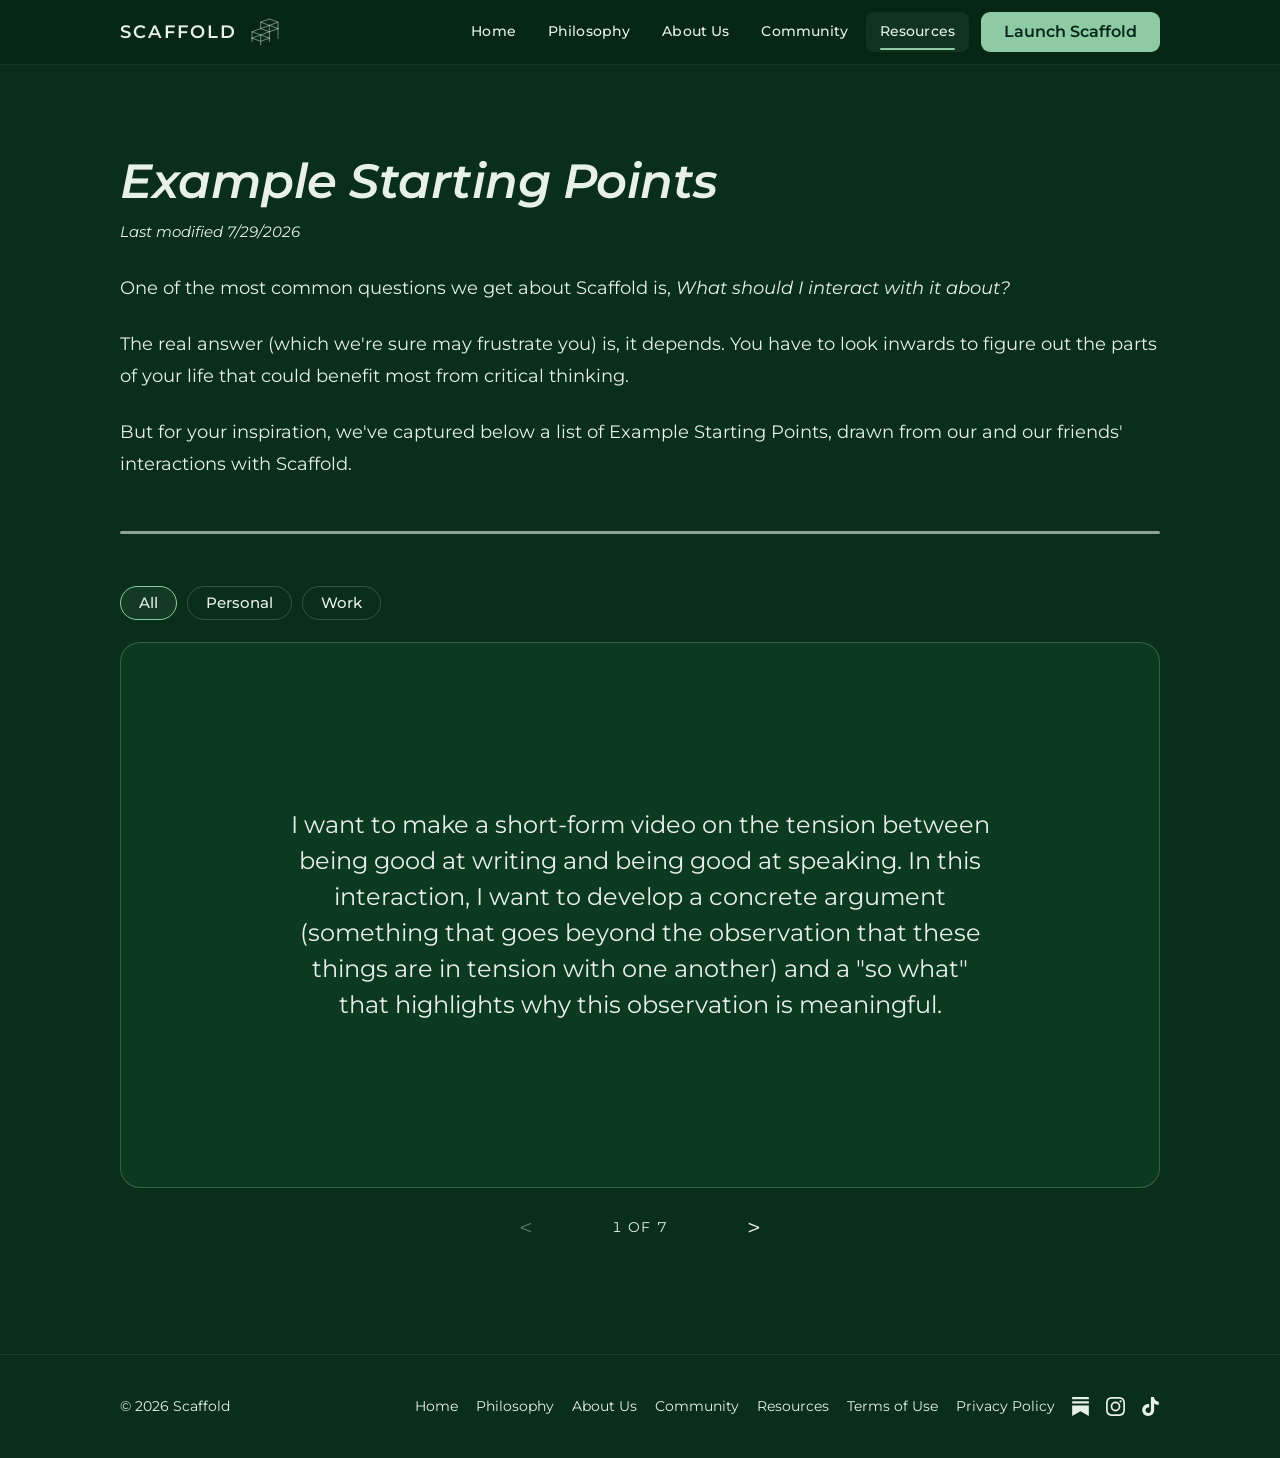
<file: starting-points.html>
<!doctype html>
<html lang="en">
<head>
    <meta charset="utf-8" />
    <meta name="viewport" content="width=device-width, initial-scale=1" />
    <title>Example Starting Points — Scaffold</title>
    <meta name="description" content="A list of Example Starting Points for Scaffold, drawn from our and our friends' interactions — for when you're not sure what to think through." />
    <link rel="icon" type="image/svg+xml" href="assets/scaffold.svg" />
    <link rel="preconnect" href="https://fonts.googleapis.com" />
    <link rel="preconnect" href="https://fonts.gstatic.com" crossorigin />
    <link href="https://fonts.googleapis.com/css2?family=Montserrat:wght@400;500;600;700&display=swap" rel="stylesheet" />
    <link rel="stylesheet" href="css/styles.css" />
</head>
<body>
    <header class="site-header">
        <div class="container">
            <a class="brand" href="index.html" aria-label="Scaffold home">
                <span class="wordmark">SCAFFOLD</span>
                <img class="brand-mark" src="assets/scaffold-mark.svg" width="34" height="34" alt="" />
            </a>
            <button class="nav-toggle" aria-label="Toggle menu" aria-expanded="false" aria-controls="nav">
                <svg viewBox="0 0 24 24" fill="none" stroke="currentColor" stroke-width="2" stroke-linecap="round"><path d="M3 6h18M3 12h18M3 18h18"/></svg>
            </button>
            <nav class="nav" id="nav">
                <a href="index.html">Home</a>
                <a href="philosophy.html">Philosophy</a>
                <a href="about-us.html">About Us</a>
                <a href="community.html">Community</a>
                <a href="resources.html" aria-current="page">Resources</a>
                <a class="nav-launch btn btn-primary" href="https://app.thinkwithscaffold.com">Launch Scaffold</a>
            </nav>
        </div>
    </header>

    <main>
        <section class="section-sm" style="padding-top:clamp(48px,8vw,88px);padding-bottom:0;">
            <div class="container">
                <h1 class="about-title sp-title">Example Starting Points</h1>
                <p class="sp-meta">Last modified 7/29/2026</p>
                <div class="about-copy">
                    <p>One of the most common questions we get about Scaffold is, <em>What should I interact with it about?</em></p>
                    <p>The real answer (which we're sure may frustrate you) is, it depends. You have to look inwards to figure out the parts of your life that could benefit most from critical thinking.</p>
                    <p>But for your inspiration, we've captured below a list of Example Starting Points, drawn from our and our friends' interactions with Scaffold.</p>
                </div>
            </div>
        </section>

        <!-- ── Starting points browser ─────────────────────────────────────────
             Filter chips narrow the set by category; the pager steps through the
             matches one card at a time. Without JS the cards just list out, so
             the whole set stays readable. Categories come from data-tags. -->
        <section class="section" style="padding-top:0;">
            <div class="container">
                <hr class="section-divider" style="margin-top:var(--flow-gap);" />
                <div class="sp-browser" data-sp>
                    <div class="sp-filters" role="group" aria-label="Filter starting points by category">
                        <button class="sp-chip" type="button" data-sp-filter="all" aria-pressed="true">All</button>
                        <button class="sp-chip" type="button" data-sp-filter="personal" aria-pressed="false">Personal</button>
                        <button class="sp-chip" type="button" data-sp-filter="work" aria-pressed="false">Work</button>
                    </div>

                    <div class="sp-stage">
                        <article class="sp-card" data-tags="work">
                            <p>I want to make a short-form video on the tension between being good at writing and being good at speaking. In this interaction, I want to develop a concrete argument (something that goes beyond the observation that these things are in tension with one another) and a "so what" that highlights why this observation is meaningful.</p>
                        </article>
                        <article class="sp-card" data-tags="work">
                            <p>I want to think through what it will mean for my start-up project to "succeed." I've already thought a lot about this issue, and have determined that I'm okay with it not blowing up. But I still do hope that the work is recognized. I just want to make sure that I have a clear sense of what I want, so that I can take steps towards getting there in the month and a half or so that I can fully dedicate myself to this endeavor.</p>
                        </article>
                        <article class="sp-card" data-tags="work">
                            <p>Whether or not to increase or decrease risk in our fixed income portfolios.</p>
                        </article>
                        <article class="sp-card" data-tags="personal">
                            <p>I'm debating whether to move to a new apartment. I've already weighed the basic pros and cons (rent, space, location), but I want to look deeper at what this move actually represents in a bigger way. Help me think through this — I want to unpack the friction between the effort of moving and the real daily impact on my quality of life (in terms of what the apartment could enable in terms of lifestyle) so I can land on a clear, decisive criteria for whether uprooting myself and the cost is actually worth it right now.</p>
                        </article>
                        <article class="sp-card" data-tags="personal work">
                            <p>I've been wanting to make a move out of investment banking and into a new buy-side or investment role for a while, ideally in climate investing. However, the current market has very limited open positions in the climate space. I want to evaluate the trade-off between holding out in IB until a direct climate role opens up versus transitioning now into a broader, adjacent investment role that might build relevant skills faster. Help me establish clear criteria (I'm thinking things like entrenchment, skill overlap/transferability, and burnout) to decide whether waiting or taking a stepping-stone move puts me in a stronger position long-term.</p>
                        </article>
                        <article class="sp-card" data-tags="work">
                            <p>I want to think through a situation at work that is emotionally charged and somewhat complicated. I want to understand why it is making me feel this way and what my best approach moving forward could be. After understanding my feelings, it would be helpful to parse out the emotions from my approach to the situation moving forward.</p>
                        </article>
                        <article class="sp-card" data-tags="personal">
                            <p>Is it worthwhile to explore and tell stories about wars that are long over — especially if the country and survivors are ostensibly long past it?</p>
                        </article>
                    </div>

                    <div class="sp-pager">
                        <button class="sp-arrow" type="button" data-sp-prev aria-label="Previous starting point">&lt;</button>
                        <p class="sp-count" aria-live="polite" aria-atomic="true"><span data-sp-index>1</span> of <span data-sp-total>7</span></p>
                        <button class="sp-arrow" type="button" data-sp-next aria-label="Next starting point">&gt;</button>
                    </div>
                </div>
            </div>
        </section>
    </main>

    <footer class="site-footer">
        <div class="container">
            <span>© <span id="year">2026</span> Scaffold</span>
            <nav>
                <a href="index.html">Home</a>
                <a href="philosophy.html">Philosophy</a>
                <a href="about-us.html">About Us</a>
                <a href="community.html">Community</a>
                <a href="resources.html">Resources</a>
                <a href="terms.html">Terms of Use</a>
                <a href="privacy.html">Privacy Policy</a>
            </nav>
            <div class="footer-social">
                <a href="https://hillzn8.substack.com/t/scaffold" target="_blank" rel="noopener noreferrer" aria-label="Scaffold on Substack"><svg viewBox="0 0 24 24" aria-hidden="true"><path d="M22.539 8.242H1.46V5.406h21.08v2.836zM1.46 10.812V24L12 18.11 22.54 24V10.812H1.46zM22.54 0H1.46v2.836h21.08V0z"/></svg></a>
                <a href="https://www.instagram.com/buildingscaffold/" target="_blank" rel="noopener noreferrer" aria-label="Scaffold on Instagram"><svg viewBox="0 0 24 24" aria-hidden="true"><path d="M12 2.163c3.204 0 3.584.012 4.85.07 3.252.148 4.771 1.691 4.919 4.919.058 1.265.069 1.645.069 4.849 0 3.205-.012 3.584-.069 4.849-.149 3.225-1.664 4.771-4.919 4.919-1.266.058-1.644.07-4.85.07-3.204 0-3.584-.012-4.849-.07-3.26-.149-4.771-1.699-4.919-4.92-.058-1.265-.07-1.644-.07-4.849 0-3.204.013-3.583.07-4.849.149-3.227 1.664-4.771 4.919-4.919 1.266-.057 1.645-.069 4.849-.069zM12 0C8.741 0 8.333.014 7.053.072 2.695.272.273 2.69.073 7.052.014 8.333 0 8.741 0 12c0 3.259.014 3.668.072 4.948.2 4.358 2.618 6.78 6.98 6.98C8.333 23.986 8.741 24 12 24c3.259 0 3.668-.014 4.948-.072 4.354-.2 6.782-2.618 6.979-6.98.059-1.28.073-1.689.073-4.948 0-3.259-.014-3.667-.072-4.947-.196-4.354-2.617-6.78-6.979-6.98C15.668.014 15.259 0 12 0zm0 5.838a6.162 6.162 0 100 12.324 6.162 6.162 0 000-12.324zM12 16a4 4 0 110-8 4 4 0 010 8zm6.406-11.845a1.44 1.44 0 100 2.881 1.44 1.44 0 000-2.881z"/></svg></a>
                <a href="https://www.tiktok.com/@buildingscaffold" target="_blank" rel="noopener noreferrer" aria-label="Scaffold on TikTok"><svg viewBox="0 0 24 24" aria-hidden="true"><path d="M12.525.02c1.31-.02 2.61-.01 3.91-.02.08 1.53.63 3.09 1.75 4.17 1.12 1.11 2.7 1.62 4.24 1.79v4.03c-1.44-.05-2.89-.35-4.2-.97-.57-.26-1.1-.59-1.62-.93-.01 2.92.01 5.84-.02 8.75-.08 1.4-.54 2.79-1.35 3.94-1.31 1.92-3.58 3.17-5.91 3.21-1.43.08-2.86-.31-4.08-1.03-2.02-1.19-3.44-3.37-3.65-5.71-.02-.5-.03-1-.01-1.49.18-1.9 1.12-3.72 2.58-4.96 1.66-1.44 3.98-2.13 6.15-1.72.02 1.48-.04 2.96-.04 4.44-.99-.32-2.15-.23-3.02.37-.63.41-1.11 1.04-1.36 1.75-.21.51-.15 1.07-.14 1.61.24 1.64 1.82 3.02 3.5 2.87 1.12-.01 2.19-.66 2.77-1.61.19-.33.4-.67.41-1.06.1-1.79.06-3.57.07-5.36.01-4.03-.01-8.05.02-12.07z"/></svg></a>
            </div>
        </div>
    </footer>

    <script src="js/main.js"></script>
</body>
</html>
</file>
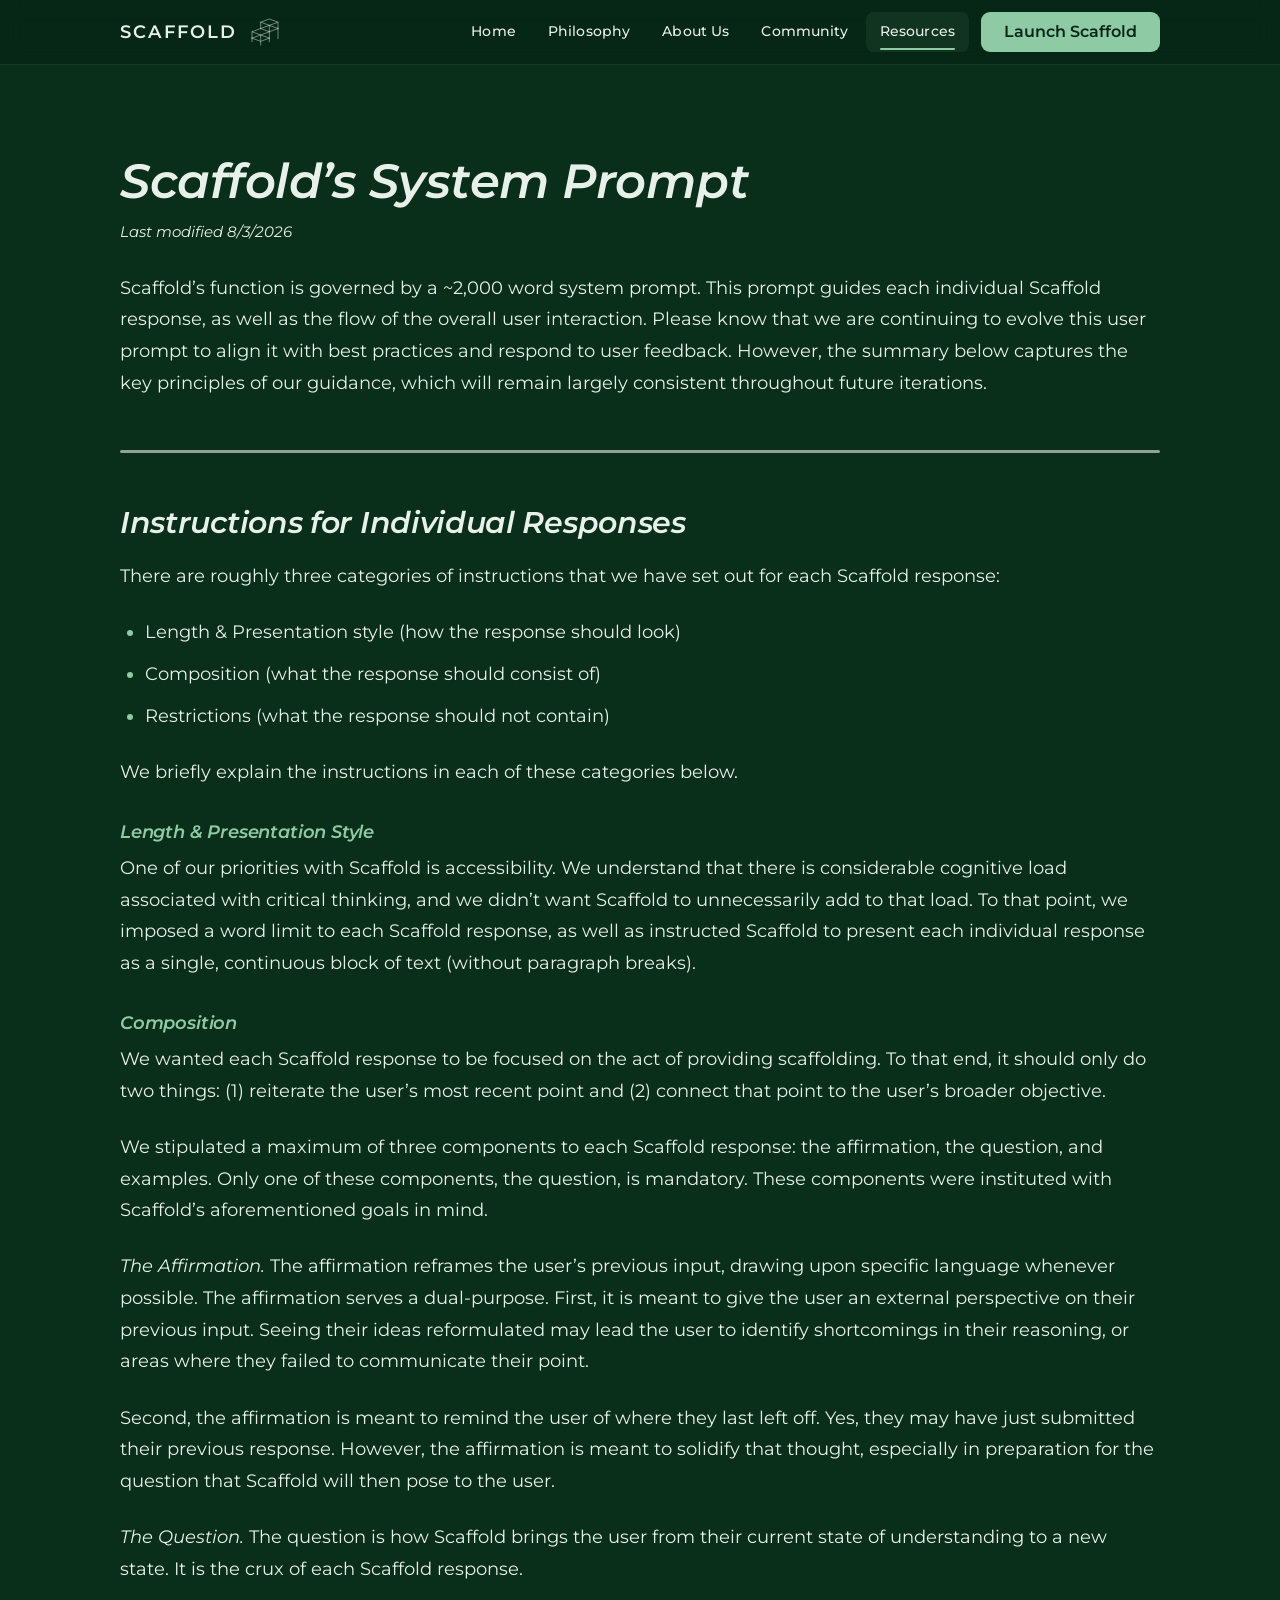
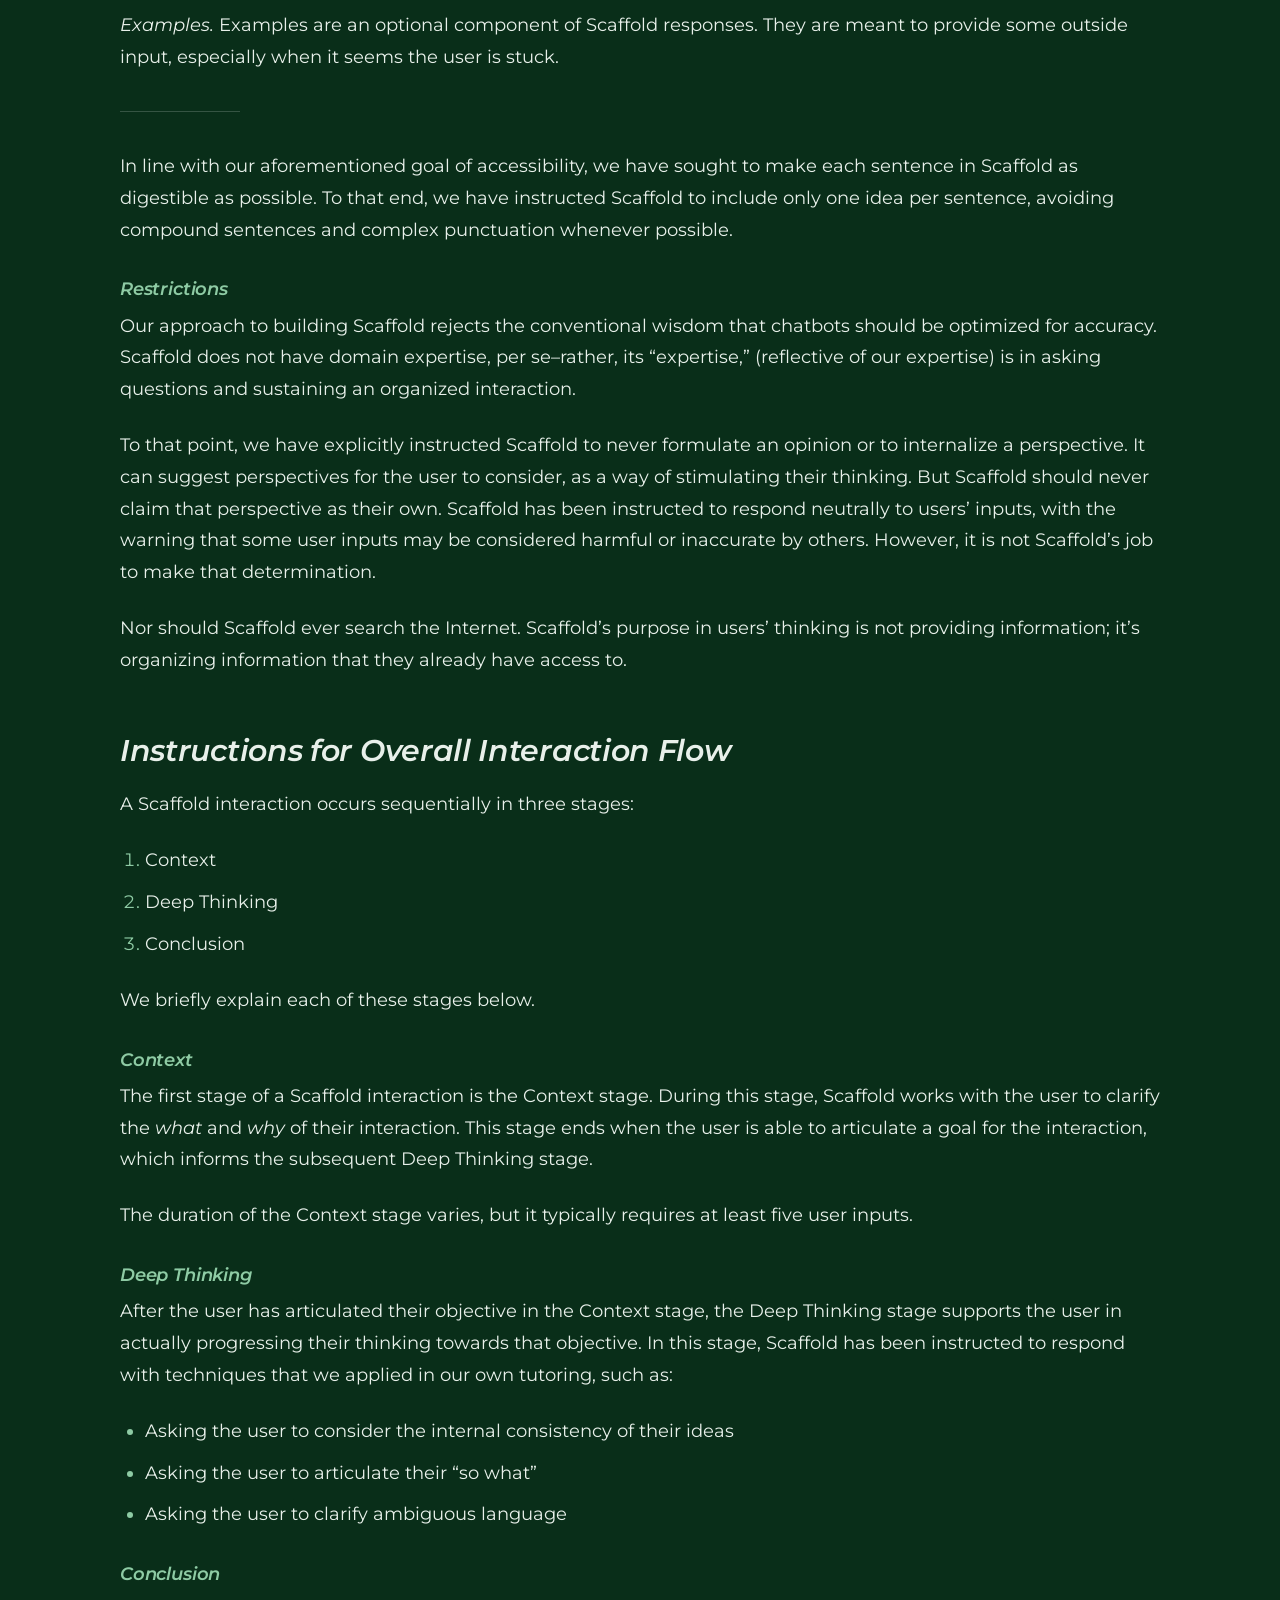
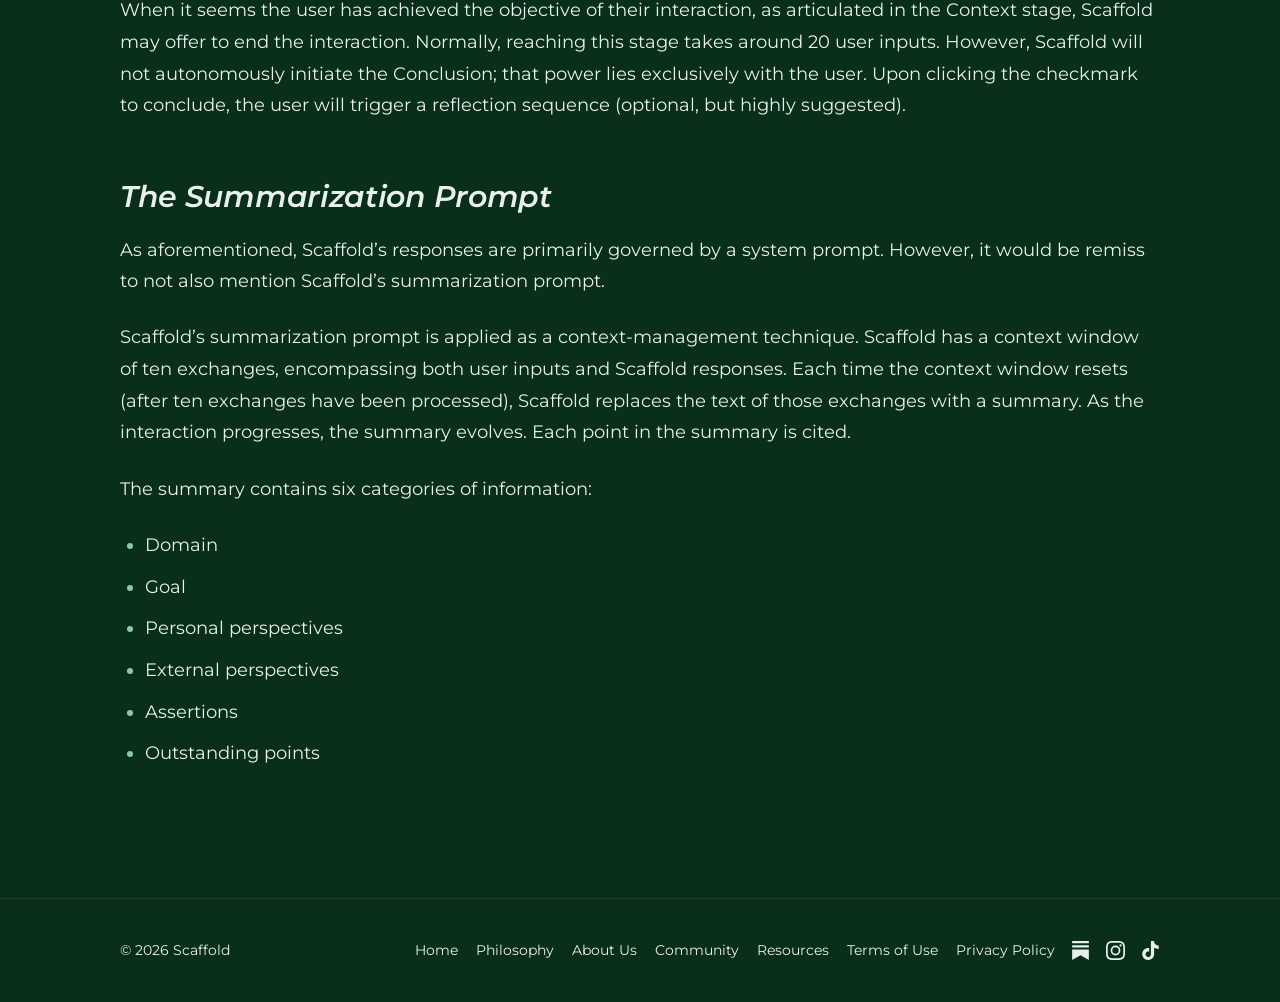
<file: system-prompt.html>
<!doctype html>
<html lang="en">
<head>
    <meta charset="utf-8" />
    <meta name="viewport" content="width=device-width, initial-scale=1" />
    <title>Scaffold&rsquo;s System Prompt — Scaffold</title>
    <meta name="description" content="Scaffold's function is governed by a ~2,000 word system prompt. A summary of the key principles guiding each response and the overall interaction flow." />
    <link rel="icon" type="image/svg+xml" href="assets/scaffold.svg" />
    <link rel="preconnect" href="https://fonts.googleapis.com" />
    <link rel="preconnect" href="https://fonts.gstatic.com" crossorigin />
    <link href="https://fonts.googleapis.com/css2?family=Montserrat:wght@400;500;600;700&display=swap" rel="stylesheet" />
    <link rel="stylesheet" href="css/styles.css" />
</head>
<body>
    <header class="site-header">
        <div class="container">
            <a class="brand" href="index.html" aria-label="Scaffold home">
                <span class="wordmark">SCAFFOLD</span>
                <img class="brand-mark" src="assets/scaffold-mark.svg" width="34" height="34" alt="" />
            </a>
            <button class="nav-toggle" aria-label="Toggle menu" aria-expanded="false" aria-controls="nav">
                <svg viewBox="0 0 24 24" fill="none" stroke="currentColor" stroke-width="2" stroke-linecap="round"><path d="M3 6h18M3 12h18M3 18h18"/></svg>
            </button>
            <nav class="nav" id="nav">
                <a href="index.html">Home</a>
                <a href="philosophy.html">Philosophy</a>
                <a href="about-us.html">About Us</a>
                <a href="community.html">Community</a>
                <a href="resources.html" aria-current="page">Resources</a>
                <a class="nav-launch btn btn-primary" href="https://app.thinkwithscaffold.com">Launch Scaffold</a>
            </nav>
        </div>
    </header>

    <main>
        <section class="section-sm" style="padding-top:clamp(48px,8vw,88px);padding-bottom:0;">
            <div class="container">
                <h1 class="about-title sp-title">Scaffold&rsquo;s System Prompt</h1>
                <p class="sp-meta">Last modified 8/3/2026</p>
                <div class="about-copy">
                    <p>Scaffold&rsquo;s function is governed by a ~2,000 word system prompt. This prompt guides each individual Scaffold response, as well as the flow of the overall user interaction. Please know that we are continuing to evolve this user prompt to align it with best practices and respond to user feedback. However, the summary below captures the key principles of our guidance, which will remain largely consistent throughout future iterations.</p>
                </div>
            </div>
        </section>

        <!-- ── The prompt, summarised ──────────────────────────────────────
             Long-form prose: .doc-copy adds the heading and list styling on
             top of the shared .about-copy paragraph rhythm. -->
        <section class="section" style="padding-top:0;">
            <div class="container">
                <hr class="section-divider" style="margin-top:var(--flow-gap);" />
                <div class="about-copy doc-copy">
                    <h2>Instructions for Individual Responses</h2>
                    <p>There are roughly three categories of instructions that we have set out for each Scaffold response:</p>
                    <ul>
                        <li>Length &amp; Presentation style (how the response should look)</li>
                        <li>Composition (what the response should consist of)</li>
                        <li>Restrictions (what the response should not contain)</li>
                    </ul>
                    <p>We briefly explain the instructions in each of these categories below.</p>

                    <h3>Length &amp; Presentation Style</h3>
                    <p>One of our priorities with Scaffold is accessibility. We understand that there is considerable cognitive load associated with critical thinking, and we didn&rsquo;t want Scaffold to unnecessarily add to that load. To that point, we imposed a word limit to each Scaffold response, as well as instructed Scaffold to present each individual response as a single, continuous block of text (without paragraph breaks).</p>

                    <h3>Composition</h3>
                    <p>We wanted each Scaffold response to be focused on the act of providing scaffolding. To that end, it should only do two things: (1) reiterate the user&rsquo;s most recent point and (2) connect that point to the user&rsquo;s broader objective.</p>
                    <p>We stipulated a maximum of three components to each Scaffold response: the affirmation, the question, and examples. Only one of these components, the question, is mandatory. These components were instituted with Scaffold&rsquo;s aforementioned goals in mind.</p>

                    <p><em>The Affirmation.</em> The affirmation reframes the user&rsquo;s previous input, drawing upon specific language whenever possible. The affirmation serves a dual-purpose. First, it is meant to give the user an external perspective on their previous input. Seeing their ideas reformulated may lead the user to identify shortcomings in their reasoning, or areas where they failed to communicate their point.</p>
                    <p>Second, the affirmation is meant to remind the user of where they last left off. Yes, they may have just submitted their previous response. However, the affirmation is meant to solidify that thought, especially in preparation for the question that Scaffold will then pose to the user.</p>

                    <p><em>The Question.</em> The question is how Scaffold brings the user from their current state of understanding to a new state. It is the crux of each Scaffold response.</p>

                    <p><em>Examples.</em> Examples are an optional component of Scaffold responses. They are meant to provide some outside input, especially when it seems the user is stuck.</p>

                    <hr class="doc-rule" />

                    <p>In line with our aforementioned goal of accessibility, we have sought to make each sentence in Scaffold as digestible as possible. To that end, we have instructed Scaffold to include only one idea per sentence, avoiding compound sentences and complex punctuation whenever possible.</p>

                    <h3>Restrictions</h3>
                    <p>Our approach to building Scaffold rejects the conventional wisdom that chatbots should be optimized for accuracy. Scaffold does not have domain expertise, per se&ndash;rather, its &ldquo;expertise,&rdquo; (reflective of our expertise) is in asking questions and sustaining an organized interaction.</p>
                    <p>To that point, we have explicitly instructed Scaffold to never formulate an opinion or to internalize a perspective. It can suggest perspectives for the user to consider, as a way of stimulating their thinking. But Scaffold should never claim that perspective as their own. Scaffold has been instructed to respond neutrally to users&rsquo; inputs, with the warning that some user inputs may be considered harmful or inaccurate by others. However, it is not Scaffold&rsquo;s job to make that determination.</p>
                    <p>Nor should Scaffold ever search the Internet. Scaffold&rsquo;s purpose in users&rsquo; thinking is not providing information; it&rsquo;s organizing information that they already have access to.</p>

                    <h2>Instructions for Overall Interaction Flow</h2>
                    <p>A Scaffold interaction occurs sequentially in three stages:</p>
                    <ol>
                        <li>Context</li>
                        <li>Deep Thinking</li>
                        <li>Conclusion</li>
                    </ol>
                    <p>We briefly explain each of these stages below.</p>

                    <h3>Context</h3>
                    <p>The first stage of a Scaffold interaction is the Context stage. During this stage, Scaffold works with the user to clarify the <em>what</em> and <em>why</em> of their interaction. This stage ends when the user is able to articulate a goal for the interaction, which informs the subsequent Deep Thinking stage.</p>
                    <p>The duration of the Context stage varies, but it typically requires at least five user inputs.</p>

                    <h3>Deep Thinking</h3>
                    <p>After the user has articulated their objective in the Context stage, the Deep Thinking stage supports the user in actually progressing their thinking towards that objective. In this stage, Scaffold has been instructed to respond with techniques that we applied in our own tutoring, such as:</p>
                    <ul>
                        <li>Asking the user to consider the internal consistency of their ideas</li>
                        <li>Asking the user to articulate their &ldquo;so what&rdquo;</li>
                        <li>Asking the user to clarify ambiguous language</li>
                    </ul>

                    <h3>Conclusion</h3>
                    <p>When it seems the user has achieved the objective of their interaction, as articulated in the Context stage, Scaffold may offer to end the interaction. Normally, reaching this stage takes around 20 user inputs. However, Scaffold will not autonomously initiate the Conclusion; that power lies exclusively with the user. Upon clicking the checkmark to conclude, the user will trigger a reflection sequence (optional, but highly suggested).</p>

                    <h2>The Summarization Prompt</h2>
                    <p>As aforementioned, Scaffold&rsquo;s responses are primarily governed by a system prompt. However, it would be remiss to not also mention Scaffold&rsquo;s summarization prompt.</p>
                    <p>Scaffold&rsquo;s summarization prompt is applied as a context-management technique. Scaffold has a context window of ten exchanges, encompassing both user inputs and Scaffold responses. Each time the context window resets (after ten exchanges have been processed), Scaffold replaces the text of those exchanges with a summary. As the interaction progresses, the summary evolves. Each point in the summary is cited.</p>
                    <p>The summary contains six categories of information:</p>
                    <ul>
                        <li>Domain</li>
                        <li>Goal</li>
                        <li>Personal perspectives</li>
                        <li>External perspectives</li>
                        <li>Assertions</li>
                        <li>Outstanding points</li>
                    </ul>
                </div>
            </div>
        </section>
    </main>

    <footer class="site-footer">
        <div class="container">
            <span>© <span id="year">2026</span> Scaffold</span>
            <nav>
                <a href="index.html">Home</a>
                <a href="philosophy.html">Philosophy</a>
                <a href="about-us.html">About Us</a>
                <a href="community.html">Community</a>
                <a href="resources.html">Resources</a>
                <a href="terms.html">Terms of Use</a>
                <a href="privacy.html">Privacy Policy</a>
            </nav>
            <div class="footer-social">
                <a href="https://hillzn8.substack.com/t/scaffold" target="_blank" rel="noopener noreferrer" aria-label="Scaffold on Substack"><svg viewBox="0 0 24 24" aria-hidden="true"><path d="M22.539 8.242H1.46V5.406h21.08v2.836zM1.46 10.812V24L12 18.11 22.54 24V10.812H1.46zM22.54 0H1.46v2.836h21.08V0z"/></svg></a>
                <a href="https://www.instagram.com/buildingscaffold/" target="_blank" rel="noopener noreferrer" aria-label="Scaffold on Instagram"><svg viewBox="0 0 24 24" aria-hidden="true"><path d="M12 2.163c3.204 0 3.584.012 4.85.07 3.252.148 4.771 1.691 4.919 4.919.058 1.265.069 1.645.069 4.849 0 3.205-.012 3.584-.069 4.849-.149 3.225-1.664 4.771-4.919 4.919-1.266.058-1.644.07-4.85.07-3.204 0-3.584-.012-4.849-.07-3.26-.149-4.771-1.699-4.919-4.92-.058-1.265-.07-1.644-.07-4.849 0-3.204.013-3.583.07-4.849.149-3.227 1.664-4.771 4.919-4.919 1.266-.057 1.645-.069 4.849-.069zM12 0C8.741 0 8.333.014 7.053.072 2.695.272.273 2.69.073 7.052.014 8.333 0 8.741 0 12c0 3.259.014 3.668.072 4.948.2 4.358 2.618 6.78 6.98 6.98C8.333 23.986 8.741 24 12 24c3.259 0 3.668-.014 4.948-.072 4.354-.2 6.782-2.618 6.979-6.98.059-1.28.073-1.689.073-4.948 0-3.259-.014-3.667-.072-4.947-.196-4.354-2.617-6.78-6.979-6.98C15.668.014 15.259 0 12 0zm0 5.838a6.162 6.162 0 100 12.324 6.162 6.162 0 000-12.324zM12 16a4 4 0 110-8 4 4 0 010 8zm6.406-11.845a1.44 1.44 0 100 2.881 1.44 1.44 0 000-2.881z"/></svg></a>
                <a href="https://www.tiktok.com/@buildingscaffold" target="_blank" rel="noopener noreferrer" aria-label="Scaffold on TikTok"><svg viewBox="0 0 24 24" aria-hidden="true"><path d="M12.525.02c1.31-.02 2.61-.01 3.91-.02.08 1.53.63 3.09 1.75 4.17 1.12 1.11 2.7 1.62 4.24 1.79v4.03c-1.44-.05-2.89-.35-4.2-.97-.57-.26-1.1-.59-1.62-.93-.01 2.92.01 5.84-.02 8.75-.08 1.4-.54 2.79-1.35 3.94-1.31 1.92-3.58 3.17-5.91 3.21-1.43.08-2.86-.31-4.08-1.03-2.02-1.19-3.44-3.37-3.65-5.71-.02-.5-.03-1-.01-1.49.18-1.9 1.12-3.72 2.58-4.96 1.66-1.44 3.98-2.13 6.15-1.72.02 1.48-.04 2.96-.04 4.44-.99-.32-2.15-.23-3.02.37-.63.41-1.11 1.04-1.36 1.75-.21.51-.15 1.07-.14 1.61.24 1.64 1.82 3.02 3.5 2.87 1.12-.01 2.19-.66 2.77-1.61.19-.33.4-.67.41-1.06.1-1.79.06-3.57.07-5.36.01-4.03-.01-8.05.02-12.07z"/></svg></a>
            </div>
        </div>
    </footer>

    <script src="js/main.js"></script>
</body>
</html>
</file>
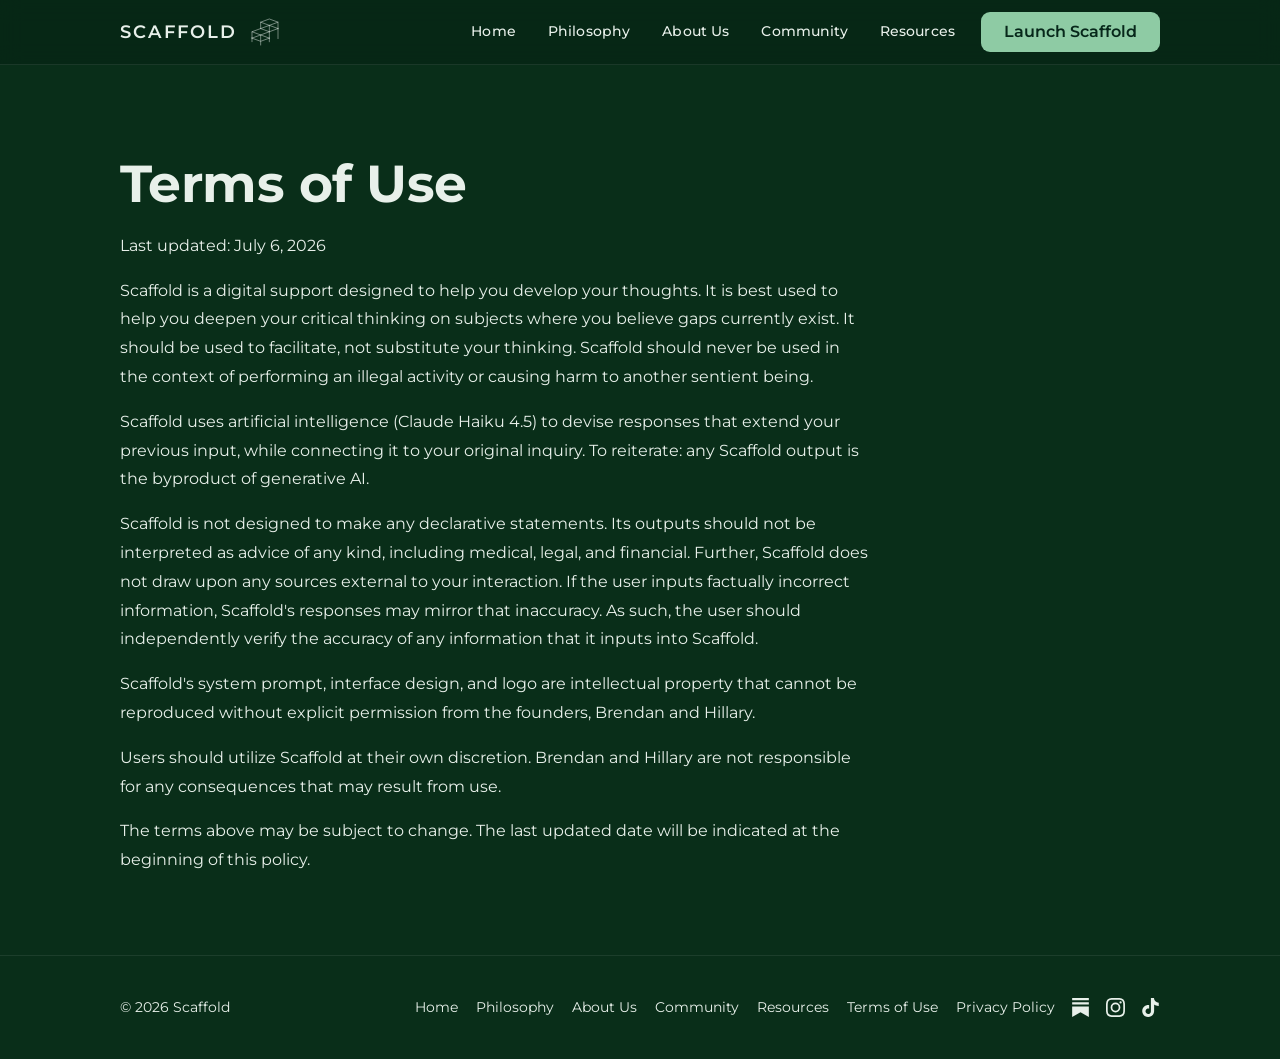
<file: terms.html>
<!doctype html>
<html lang="en">
<head>
    <meta charset="utf-8" />
    <meta name="viewport" content="width=device-width, initial-scale=1" />
    <title>Terms of Use — Scaffold</title>
    <meta name="description" content="Terms of Use for Scaffold — a digital support designed to help you develop your thoughts." />
    <link rel="icon" type="image/svg+xml" href="assets/scaffold.svg" />
    <link rel="preconnect" href="https://fonts.googleapis.com" />
    <link rel="preconnect" href="https://fonts.gstatic.com" crossorigin />
    <link href="https://fonts.googleapis.com/css2?family=Montserrat:wght@400;500;600;700&display=swap" rel="stylesheet" />
    <link rel="stylesheet" href="css/styles.css" />
</head>
<body>
    <header class="site-header">
        <div class="container">
            <a class="brand" href="index.html" aria-label="Scaffold home">
                <span class="wordmark">SCAFFOLD</span>
                <img class="brand-mark" src="assets/scaffold-mark.svg" width="34" height="34" alt="" />
            </a>
            <button class="nav-toggle" aria-label="Toggle menu" aria-expanded="false" aria-controls="nav">
                <svg viewBox="0 0 24 24" fill="none" stroke="currentColor" stroke-width="2" stroke-linecap="round"><path d="M3 6h18M3 12h18M3 18h18"/></svg>
            </button>
            <nav class="nav" id="nav">
                <a href="index.html">Home</a>
                <a href="philosophy.html">Philosophy</a>
                <a href="about-us.html">About Us</a>
                <a href="community.html">Community</a>
                <a href="resources.html">Resources</a>
                <a class="nav-launch btn btn-primary" href="https://app.thinkwithscaffold.com">Launch Scaffold</a>
            </nav>
        </div>
    </header>

    <main>
        <section class="section-sm" style="padding-top:clamp(48px,8vw,88px);">
            <div class="container">
                <div class="prose">
                    <h1>Terms of Use</h1>
                    <p class="muted" style="margin-top:-0.6em;">Last updated: July 6, 2026</p>
                    <p>Scaffold is a digital support designed to help you develop your thoughts. It is best used to help you deepen your critical thinking on subjects where you believe gaps currently exist. It should be used to facilitate, not substitute your thinking. Scaffold should never be used in the context of performing an illegal activity or causing harm to another sentient being.</p>
                    <p>Scaffold uses artificial intelligence (Claude Haiku 4.5) to devise responses that extend your previous input, while connecting it to your original inquiry. To reiterate: any Scaffold output is the byproduct of generative AI.</p>
                    <p>Scaffold is not designed to make any declarative statements. Its outputs should not be interpreted as advice of any kind, including medical, legal, and financial. Further, Scaffold does not draw upon any sources external to your interaction. If the user inputs factually incorrect information, Scaffold's responses may mirror that inaccuracy. As such, the user should independently verify the accuracy of any information that it inputs into Scaffold.</p>
                    <p>Scaffold's system prompt, interface design, and logo are intellectual property that cannot be reproduced without explicit permission from the founders, Brendan and Hillary.</p>
                    <p>Users should utilize Scaffold at their own discretion. Brendan and Hillary are not responsible for any consequences that may result from use.</p>
                    <p>The terms above may be subject to change. The last updated date will be indicated at the beginning of this policy.</p>
                </div>
            </div>
        </section>
    </main>

    <footer class="site-footer">
        <div class="container">
            <span>© <span id="year">2026</span> Scaffold</span>
            <nav>
                <a href="index.html">Home</a>
                <a href="philosophy.html">Philosophy</a>
                <a href="about-us.html">About Us</a>
                <a href="community.html">Community</a>
                <a href="resources.html">Resources</a>
                <a href="terms.html">Terms of Use</a>
                <a href="privacy.html">Privacy Policy</a>
            </nav>
            <div class="footer-social">
                <a href="https://hillzn8.substack.com/t/scaffold" target="_blank" rel="noopener noreferrer" aria-label="Scaffold on Substack"><svg viewBox="0 0 24 24" aria-hidden="true"><path d="M22.539 8.242H1.46V5.406h21.08v2.836zM1.46 10.812V24L12 18.11 22.54 24V10.812H1.46zM22.54 0H1.46v2.836h21.08V0z"/></svg></a>
                <a href="https://www.instagram.com/buildingscaffold/" target="_blank" rel="noopener noreferrer" aria-label="Scaffold on Instagram"><svg viewBox="0 0 24 24" aria-hidden="true"><path d="M12 2.163c3.204 0 3.584.012 4.85.07 3.252.148 4.771 1.691 4.919 4.919.058 1.265.069 1.645.069 4.849 0 3.205-.012 3.584-.069 4.849-.149 3.225-1.664 4.771-4.919 4.919-1.266.058-1.644.07-4.85.07-3.204 0-3.584-.012-4.849-.07-3.26-.149-4.771-1.699-4.919-4.92-.058-1.265-.07-1.644-.07-4.849 0-3.204.013-3.583.07-4.849.149-3.227 1.664-4.771 4.919-4.919 1.266-.057 1.645-.069 4.849-.069zM12 0C8.741 0 8.333.014 7.053.072 2.695.272.273 2.69.073 7.052.014 8.333 0 8.741 0 12c0 3.259.014 3.668.072 4.948.2 4.358 2.618 6.78 6.98 6.98C8.333 23.986 8.741 24 12 24c3.259 0 3.668-.014 4.948-.072 4.354-.2 6.782-2.618 6.979-6.98.059-1.28.073-1.689.073-4.948 0-3.259-.014-3.667-.072-4.947-.196-4.354-2.617-6.78-6.979-6.98C15.668.014 15.259 0 12 0zm0 5.838a6.162 6.162 0 100 12.324 6.162 6.162 0 000-12.324zM12 16a4 4 0 110-8 4 4 0 010 8zm6.406-11.845a1.44 1.44 0 100 2.881 1.44 1.44 0 000-2.881z"/></svg></a>
                <a href="https://www.tiktok.com/@buildingscaffold" target="_blank" rel="noopener noreferrer" aria-label="Scaffold on TikTok"><svg viewBox="0 0 24 24" aria-hidden="true"><path d="M12.525.02c1.31-.02 2.61-.01 3.91-.02.08 1.53.63 3.09 1.75 4.17 1.12 1.11 2.7 1.62 4.24 1.79v4.03c-1.44-.05-2.89-.35-4.2-.97-.57-.26-1.1-.59-1.62-.93-.01 2.92.01 5.84-.02 8.75-.08 1.4-.54 2.79-1.35 3.94-1.31 1.92-3.58 3.17-5.91 3.21-1.43.08-2.86-.31-4.08-1.03-2.02-1.19-3.44-3.37-3.65-5.71-.02-.5-.03-1-.01-1.49.18-1.9 1.12-3.72 2.58-4.96 1.66-1.44 3.98-2.13 6.15-1.72.02 1.48-.04 2.96-.04 4.44-.99-.32-2.15-.23-3.02.37-.63.41-1.11 1.04-1.36 1.75-.21.51-.15 1.07-.14 1.61.24 1.64 1.82 3.02 3.5 2.87 1.12-.01 2.19-.66 2.77-1.61.19-.33.4-.67.41-1.06.1-1.79.06-3.57.07-5.36.01-4.03-.01-8.05.02-12.07z"/></svg></a>
            </div>
        </div>
    </footer>

    <script src="js/main.js"></script>
</body>
</html>
</file>
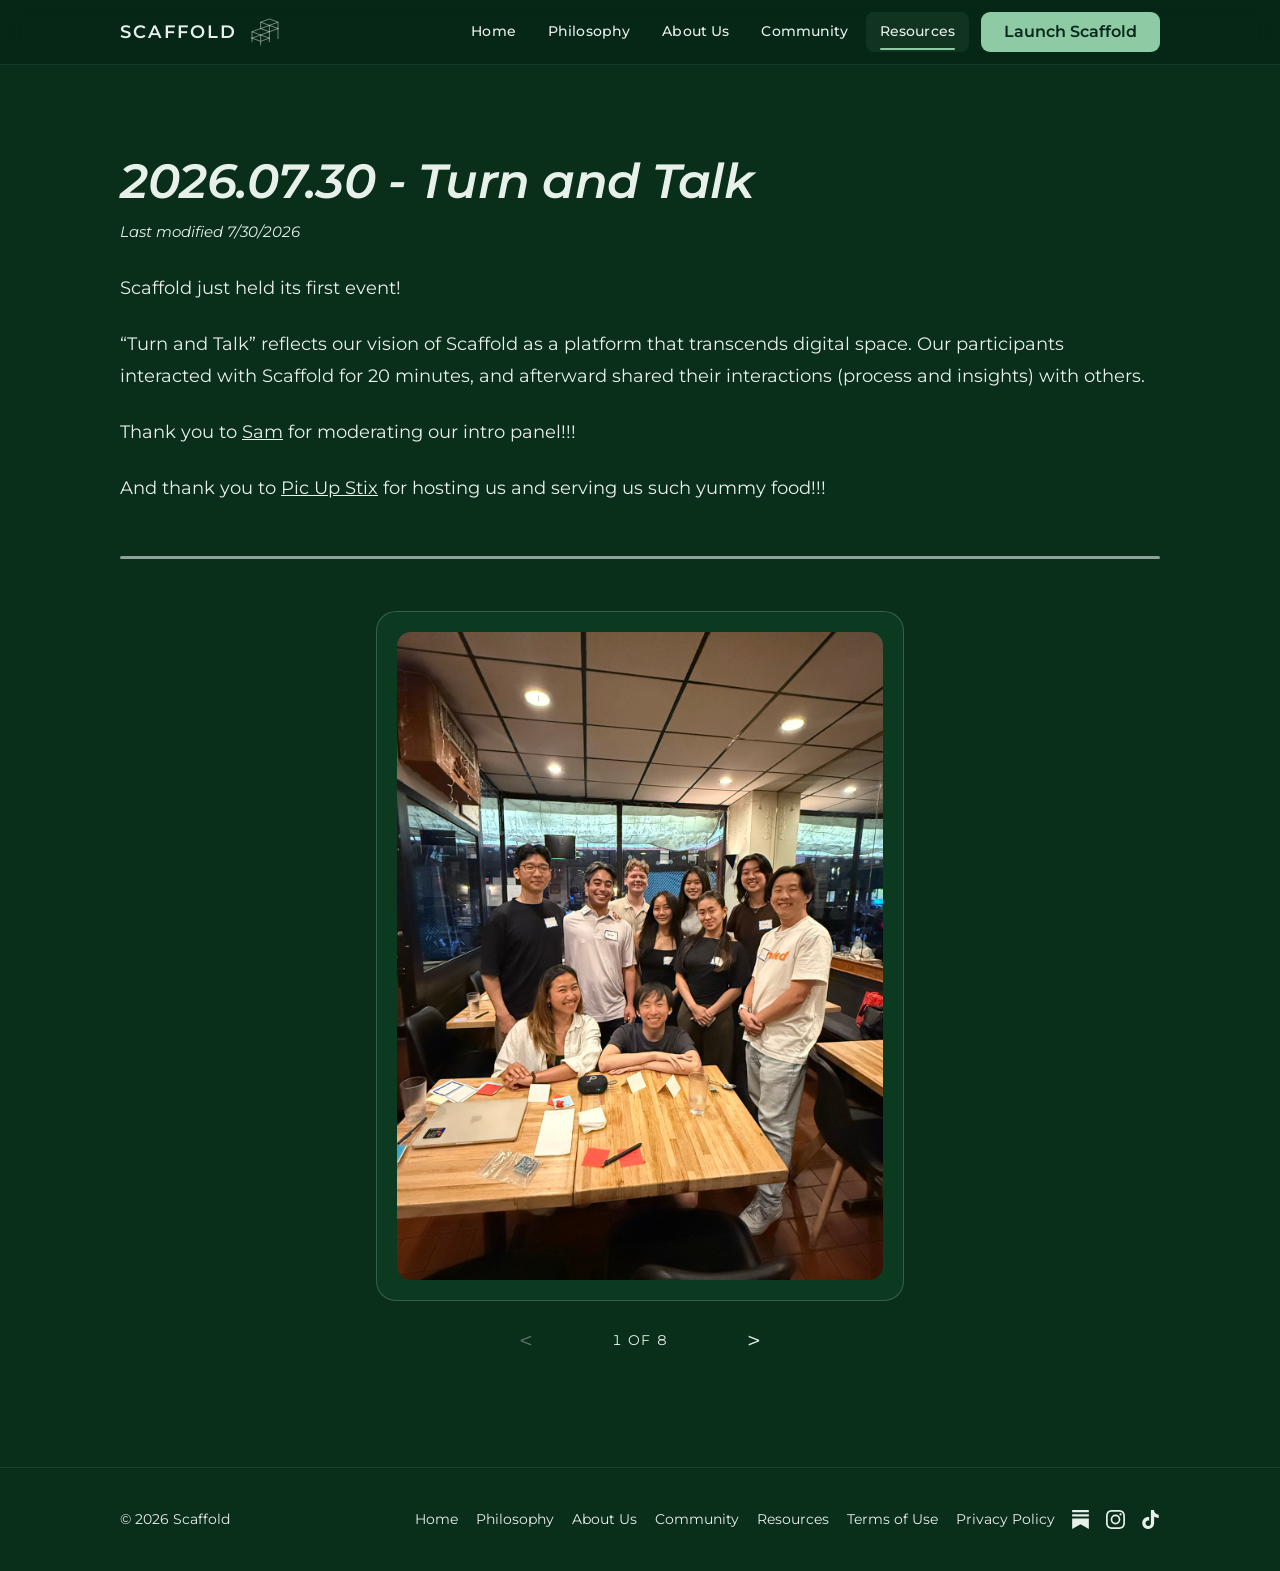
<file: turn-and-talk.html>
<!doctype html>
<html lang="en">
<head>
    <meta charset="utf-8" />
    <meta name="viewport" content="width=device-width, initial-scale=1" />
    <title>Turn and Talk — Scaffold</title>
    <meta name="description" content="Scaffold held its first event. Turn and Talk reflects our vision of Scaffold as a platform that transcends digital space." />
    <link rel="icon" type="image/svg+xml" href="assets/scaffold.svg" />
    <link rel="preconnect" href="https://fonts.googleapis.com" />
    <link rel="preconnect" href="https://fonts.gstatic.com" crossorigin />
    <link href="https://fonts.googleapis.com/css2?family=Montserrat:wght@400;500;600;700&display=swap" rel="stylesheet" />
    <link rel="stylesheet" href="css/styles.css" />
</head>
<body>
    <header class="site-header">
        <div class="container">
            <a class="brand" href="index.html" aria-label="Scaffold home">
                <span class="wordmark">SCAFFOLD</span>
                <img class="brand-mark" src="assets/scaffold-mark.svg" width="34" height="34" alt="" />
            </a>
            <button class="nav-toggle" aria-label="Toggle menu" aria-expanded="false" aria-controls="nav">
                <svg viewBox="0 0 24 24" fill="none" stroke="currentColor" stroke-width="2" stroke-linecap="round"><path d="M3 6h18M3 12h18M3 18h18"/></svg>
            </button>
            <nav class="nav" id="nav">
                <a href="index.html">Home</a>
                <a href="philosophy.html">Philosophy</a>
                <a href="about-us.html">About Us</a>
                <a href="community.html">Community</a>
                <a href="resources.html" aria-current="page">Resources</a>
                <a class="nav-launch btn btn-primary" href="https://app.thinkwithscaffold.com">Launch Scaffold</a>
            </nav>
        </div>
    </header>

    <main>
        <section class="section-sm" style="padding-top:clamp(48px,8vw,88px);padding-bottom:0;">
            <div class="container">
                <h1 class="about-title sp-title">2026.07.30 - Turn and Talk</h1>
                <p class="sp-meta">Last modified 7/30/2026</p>
                <div class="about-copy">
                    <p>Scaffold just held its first event!</p>
                    <p>&ldquo;Turn and Talk&rdquo; reflects our vision of Scaffold as a platform that transcends digital space. Our participants interacted with Scaffold for 20 minutes, and afterward shared their interactions (process and insights) with others.</p>
                    <p>Thank you to <a href="https://substack.com/@samhli" target="_blank" rel="noopener noreferrer">Sam</a> for moderating our intro panel!!!</p>
                    <p>And thank you to <a href="https://www.picupstixny.com" target="_blank" rel="noopener noreferrer">Pic Up Stix</a> for hosting us and serving us such yummy food!!!</p>
                </div>
            </div>
        </section>

        <!-- ── Event photos ────────────────────────────────────────────────
             Same viewer as the intentional design slideshow. The pager steps
             through one photo at a time. Without JS every photo simply lists
             out, so the whole set stays viewable. -->
        <section class="section" style="padding-top:0;">
            <div class="container">
                <hr class="section-divider" style="margin-top:var(--flow-gap);" />
                <div class="ss-viewer" data-ss>
                    <div class="ss-stage">
                        <figure class="ss-slide">
                            <img src="pics/event/1.jpg" width="2000" height="1500" alt="Turn and Talk attendees gathered around a wooden table at Pic Up Stix, smiling for a group photo. Name tags, notecards and a laptop are spread across the table." />
                        </figure>
                        <figure class="ss-slide">
                            <img src="pics/event/2.jpg" width="1500" height="2000" loading="lazy" alt="A laminated menu for the event, headed Scaffold x Pic Up Stix, Turn &amp; Talk — Menu, July 30, 2026, listing a veggie roll with lo mein or fried rice." />
                        </figure>
                        <figure class="ss-slide">
                            <img src="pics/event/3.jpg" width="1500" height="2000" loading="lazy" alt="Two attendees sitting across a small table by the window, looking down at a menu together and laughing. Handwritten name cards sit on the table between them." />
                        </figure>
                        <figure class="ss-slide">
                            <img src="pics/event/4.jpg" width="1500" height="2000" loading="lazy" alt="An overhead view of four attendees talking around a long table, with the event menu propped up and handwritten name cards in front of each seat." />
                        </figure>
                        <figure class="ss-slide">
                            <img src="pics/event/5.jpg" width="2000" height="1499" loading="lazy" alt="Two of the Scaffold team seated at a table, smiling at the camera, with a laptop, an iced drink and a plate holding a veggie roll in front of them." />
                        </figure>
                        <figure class="ss-slide">
                            <img src="pics/event/6.jpg" width="2000" height="1500" loading="lazy" alt="The intro panel underway — three people seated at the front of the restaurant in conversation, with name cards reading Sam, Brendan and Hillary on the table, and bowls of lo mein in the foreground." />
                        </figure>
                        <figure class="ss-slide">
                            <img src="pics/event/7.jpg" width="2000" height="1500" loading="lazy" alt="A hand-drawn sticky note left by an attendee: two stick figures holding up a large boulder labelled &ldquo;the future of critical thinking skills.&rdquo;" />
                        </figure>
                        <figure class="ss-slide">
                            <img src="pics/event/8.jpg" width="2000" height="1500" loading="lazy" alt="A closing group selfie with everyone who came to Turn and Talk crowded into frame around the tables." />
                        </figure>
                    </div>

                    <div class="sp-pager">
                        <button class="sp-arrow" type="button" data-ss-prev aria-label="Previous photo">&lt;</button>
                        <p class="sp-count" aria-live="polite" aria-atomic="true"><span data-ss-index>1</span> of <span data-ss-total>8</span></p>
                        <button class="sp-arrow" type="button" data-ss-next aria-label="Next photo">&gt;</button>
                    </div>
                </div>
            </div>
        </section>
    </main>

    <footer class="site-footer">
        <div class="container">
            <span>© <span id="year">2026</span> Scaffold</span>
            <nav>
                <a href="index.html">Home</a>
                <a href="philosophy.html">Philosophy</a>
                <a href="about-us.html">About Us</a>
                <a href="community.html">Community</a>
                <a href="resources.html">Resources</a>
                <a href="terms.html">Terms of Use</a>
                <a href="privacy.html">Privacy Policy</a>
            </nav>
            <div class="footer-social">
                <a href="https://hillzn8.substack.com/t/scaffold" target="_blank" rel="noopener noreferrer" aria-label="Scaffold on Substack"><svg viewBox="0 0 24 24" aria-hidden="true"><path d="M22.539 8.242H1.46V5.406h21.08v2.836zM1.46 10.812V24L12 18.11 22.54 24V10.812H1.46zM22.54 0H1.46v2.836h21.08V0z"/></svg></a>
                <a href="https://www.instagram.com/buildingscaffold/" target="_blank" rel="noopener noreferrer" aria-label="Scaffold on Instagram"><svg viewBox="0 0 24 24" aria-hidden="true"><path d="M12 2.163c3.204 0 3.584.012 4.85.07 3.252.148 4.771 1.691 4.919 4.919.058 1.265.069 1.645.069 4.849 0 3.205-.012 3.584-.069 4.849-.149 3.225-1.664 4.771-4.919 4.919-1.266.058-1.644.07-4.85.07-3.204 0-3.584-.012-4.849-.07-3.26-.149-4.771-1.699-4.919-4.92-.058-1.265-.07-1.644-.07-4.849 0-3.204.013-3.583.07-4.849.149-3.227 1.664-4.771 4.919-4.919 1.266-.057 1.645-.069 4.849-.069zM12 0C8.741 0 8.333.014 7.053.072 2.695.272.273 2.69.073 7.052.014 8.333 0 8.741 0 12c0 3.259.014 3.668.072 4.948.2 4.358 2.618 6.78 6.98 6.98C8.333 23.986 8.741 24 12 24c3.259 0 3.668-.014 4.948-.072 4.354-.2 6.782-2.618 6.979-6.98.059-1.28.073-1.689.073-4.948 0-3.259-.014-3.667-.072-4.947-.196-4.354-2.617-6.78-6.979-6.98C15.668.014 15.259 0 12 0zm0 5.838a6.162 6.162 0 100 12.324 6.162 6.162 0 000-12.324zM12 16a4 4 0 110-8 4 4 0 010 8zm6.406-11.845a1.44 1.44 0 100 2.881 1.44 1.44 0 000-2.881z"/></svg></a>
                <a href="https://www.tiktok.com/@buildingscaffold" target="_blank" rel="noopener noreferrer" aria-label="Scaffold on TikTok"><svg viewBox="0 0 24 24" aria-hidden="true"><path d="M12.525.02c1.31-.02 2.61-.01 3.91-.02.08 1.53.63 3.09 1.75 4.17 1.12 1.11 2.7 1.62 4.24 1.79v4.03c-1.44-.05-2.89-.35-4.2-.97-.57-.26-1.1-.59-1.62-.93-.01 2.92.01 5.84-.02 8.75-.08 1.4-.54 2.79-1.35 3.94-1.31 1.92-3.58 3.17-5.91 3.21-1.43.08-2.86-.31-4.08-1.03-2.02-1.19-3.44-3.37-3.65-5.71-.02-.5-.03-1-.01-1.49.18-1.9 1.12-3.72 2.58-4.96 1.66-1.44 3.98-2.13 6.15-1.72.02 1.48-.04 2.96-.04 4.44-.99-.32-2.15-.23-3.02.37-.63.41-1.11 1.04-1.36 1.75-.21.51-.15 1.07-.14 1.61.24 1.64 1.82 3.02 3.5 2.87 1.12-.01 2.19-.66 2.77-1.61.19-.33.4-.67.41-1.06.1-1.79.06-3.57.07-5.36.01-4.03-.01-8.05.02-12.07z"/></svg></a>
            </div>
        </div>
    </footer>

    <script src="js/main.js"></script>
</body>
</html>
</file>
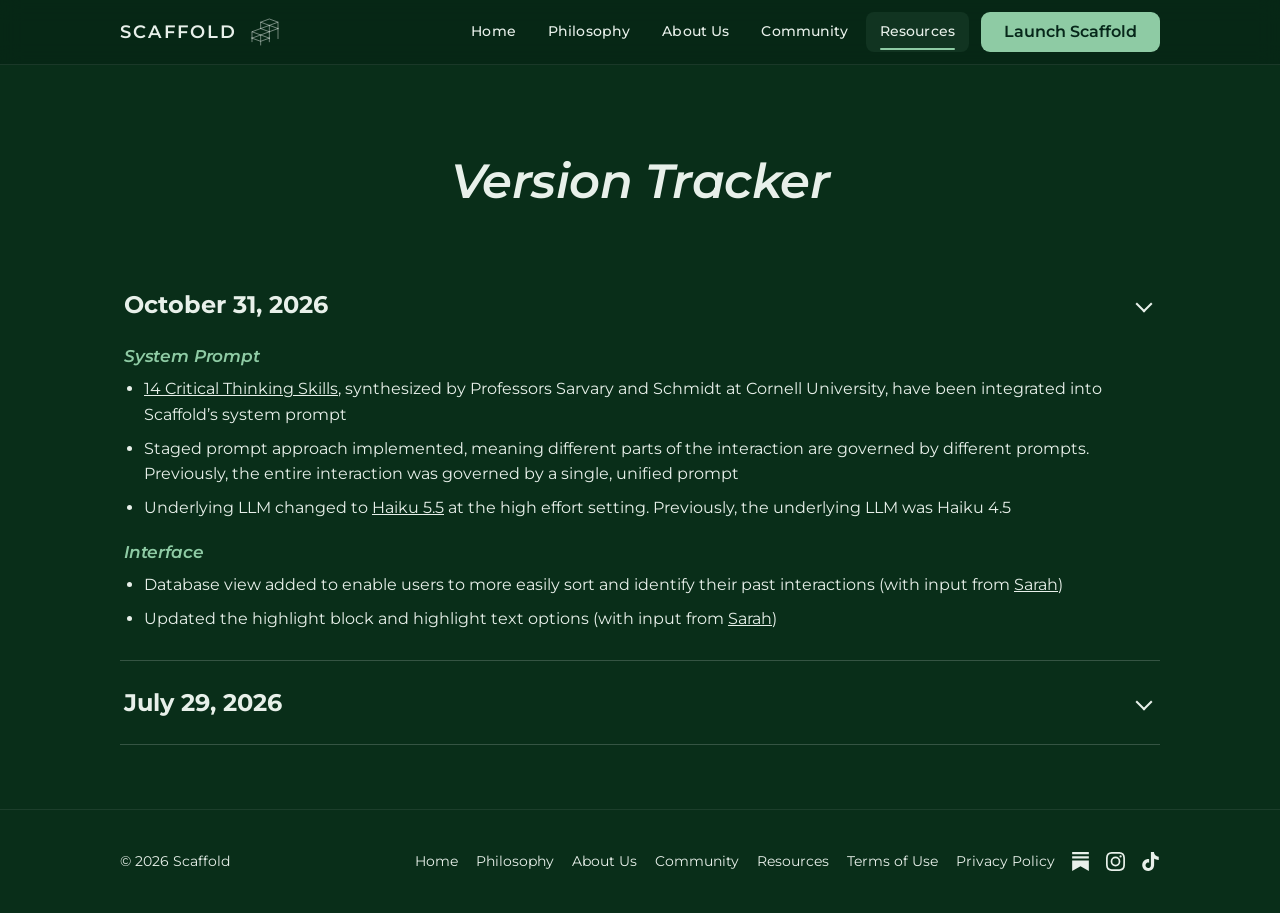
<file: version-tracker.html>
<!doctype html>
<html lang="en">
<head>
    <meta charset="utf-8" />
    <meta name="viewport" content="width=device-width, initial-scale=1" />
    <title>Version Tracker — Scaffold</title>
    <meta name="description" content="A running log of the changes we make to Scaffold — the system prompt, the interface, and bug fixes — dated by release." />
    <link rel="icon" type="image/svg+xml" href="assets/scaffold.svg" />
    <link rel="preconnect" href="https://fonts.googleapis.com" />
    <link rel="preconnect" href="https://fonts.gstatic.com" crossorigin />
    <link href="https://fonts.googleapis.com/css2?family=Montserrat:wght@400;500;600;700&display=swap" rel="stylesheet" />
    <link rel="stylesheet" href="css/styles.css" />
</head>
<body>
    <header class="site-header">
        <div class="container">
            <a class="brand" href="index.html" aria-label="Scaffold home">
                <span class="wordmark">SCAFFOLD</span>
                <img class="brand-mark" src="assets/scaffold-mark.svg" width="34" height="34" alt="" />
            </a>
            <button class="nav-toggle" aria-label="Toggle menu" aria-expanded="false" aria-controls="nav">
                <svg viewBox="0 0 24 24" fill="none" stroke="currentColor" stroke-width="2" stroke-linecap="round"><path d="M3 6h18M3 12h18M3 18h18"/></svg>
            </button>
            <nav class="nav" id="nav">
                <a href="index.html">Home</a>
                <a href="philosophy.html">Philosophy</a>
                <a href="about-us.html">About Us</a>
                <a href="community.html">Community</a>
                <a href="resources.html" aria-current="page">Resources</a>
                <a class="nav-launch btn btn-primary" href="https://app.thinkwithscaffold.com">Launch Scaffold</a>
            </nav>
        </div>
    </header>

    <main>
        <section class="section-sm" style="padding-top:clamp(48px,8vw,88px);">
            <div class="container">
                <h1 class="about-title">Version Tracker</h1>

                <!-- One <details> per release date, newest first. Native accordion —
                     no JS needed. Add new dates above the existing ones. -->
                <div class="vt-list">
                    <details class="vt-item" open>
                        <summary>October 31, 2026<span class="faq-chevron" aria-hidden="true"></span></summary>
                        <div class="vt-body">
                            <div class="vt-group">
                                <h3>System Prompt</h3>
                                <ul>
                                    <li><a href="https://www.frontiersin.org/journals/education/articles/10.3389/feduc.2026.1689764/full" target="_blank" rel="noopener noreferrer">14 Critical Thinking Skills</a>, synthesized by Professors Sarvary and Schmidt at Cornell University, have been integrated into Scaffold’s system prompt</li>
                                    <li>Staged prompt approach implemented, meaning different parts of the interaction are governed by different prompts. Previously, the entire interaction was governed by a single, unified prompt</li>
                                    <li>Underlying LLM changed to <a href="https://www.anthropic.com/claude-haiku-5-5" target="_blank" rel="noopener noreferrer">Haiku 5.5</a> at the high effort setting. Previously, the underlying LLM was Haiku 4.5</li>
                                </ul>
                            </div>
                            <div class="vt-group">
                                <h3>Interface</h3>
                                <ul>
                                    <li>Database view added to enable users to more easily sort and identify their past interactions (with input from <a href="community.html">Sarah</a>)</li>
                                    <li>Updated the highlight block and highlight text options (with input from <a href="community.html">Sarah</a>)</li>
                                </ul>
                            </div>
                        </div>
                    </details>
                    <details class="vt-item">
                        <summary>July 29, 2026<span class="faq-chevron" aria-hidden="true"></span></summary>
                        <div class="vt-body">
                            <div class="vt-group">
                                <h3>System Prompt</h3>
                                <ul>
                                    <li>Information about context window/summarization function added directly into the system prompt, so the summary is clearly identified as a summary of x previous interactions</li>
                                    <li>Instructions to annotate sources for points in the summary, e.g., identifying that a given point is derived from user input 2</li>
                                </ul>
                            </div>
                            <div class="vt-group">
                                <h3>Interface</h3>
                                <ul>
                                    <li>Web interface optimized for mobile experience</li>
                                    <li>Clarification added about the average interaction lasting 20 user inputs</li>
                                    <li>New feature enabling "jump to the bottom" after the user has concluded their interaction</li>
                                </ul>
                            </div>
                            <div class="vt-group">
                                <h3>Bug Fixes</h3>
                                <ul>
                                    <li>Problem exiting the features walkthrough</li>
                                </ul>
                            </div>
                        </div>
                    </details>
                </div>
            </div>
        </section>
    </main>

    <footer class="site-footer">
        <div class="container">
            <span>© <span id="year">2026</span> Scaffold</span>
            <nav>
                <a href="index.html">Home</a>
                <a href="philosophy.html">Philosophy</a>
                <a href="about-us.html">About Us</a>
                <a href="community.html">Community</a>
                <a href="resources.html">Resources</a>
                <a href="terms.html">Terms of Use</a>
                <a href="privacy.html">Privacy Policy</a>
            </nav>
            <div class="footer-social">
                <a href="https://hillzn8.substack.com/t/scaffold" target="_blank" rel="noopener noreferrer" aria-label="Scaffold on Substack"><svg viewBox="0 0 24 24" aria-hidden="true"><path d="M22.539 8.242H1.46V5.406h21.08v2.836zM1.46 10.812V24L12 18.11 22.54 24V10.812H1.46zM22.54 0H1.46v2.836h21.08V0z"/></svg></a>
                <a href="https://www.instagram.com/buildingscaffold/" target="_blank" rel="noopener noreferrer" aria-label="Scaffold on Instagram"><svg viewBox="0 0 24 24" aria-hidden="true"><path d="M12 2.163c3.204 0 3.584.012 4.85.07 3.252.148 4.771 1.691 4.919 4.919.058 1.265.069 1.645.069 4.849 0 3.205-.012 3.584-.069 4.849-.149 3.225-1.664 4.771-4.919 4.919-1.266.058-1.644.07-4.85.07-3.204 0-3.584-.012-4.849-.07-3.26-.149-4.771-1.699-4.919-4.92-.058-1.265-.07-1.644-.07-4.849 0-3.204.013-3.583.07-4.849.149-3.227 1.664-4.771 4.919-4.919 1.266-.057 1.645-.069 4.849-.069zM12 0C8.741 0 8.333.014 7.053.072 2.695.272.273 2.69.073 7.052.014 8.333 0 8.741 0 12c0 3.259.014 3.668.072 4.948.2 4.358 2.618 6.78 6.98 6.98C8.333 23.986 8.741 24 12 24c3.259 0 3.668-.014 4.948-.072 4.354-.2 6.782-2.618 6.979-6.98.059-1.28.073-1.689.073-4.948 0-3.259-.014-3.667-.072-4.947-.196-4.354-2.617-6.78-6.979-6.98C15.668.014 15.259 0 12 0zm0 5.838a6.162 6.162 0 100 12.324 6.162 6.162 0 000-12.324zM12 16a4 4 0 110-8 4 4 0 010 8zm6.406-11.845a1.44 1.44 0 100 2.881 1.44 1.44 0 000-2.881z"/></svg></a>
                <a href="https://www.tiktok.com/@buildingscaffold" target="_blank" rel="noopener noreferrer" aria-label="Scaffold on TikTok"><svg viewBox="0 0 24 24" aria-hidden="true"><path d="M12.525.02c1.31-.02 2.61-.01 3.91-.02.08 1.53.63 3.09 1.75 4.17 1.12 1.11 2.7 1.62 4.24 1.79v4.03c-1.44-.05-2.89-.35-4.2-.97-.57-.26-1.1-.59-1.62-.93-.01 2.92.01 5.84-.02 8.75-.08 1.4-.54 2.79-1.35 3.94-1.31 1.92-3.58 3.17-5.91 3.21-1.43.08-2.86-.31-4.08-1.03-2.02-1.19-3.44-3.37-3.65-5.71-.02-.5-.03-1-.01-1.49.18-1.9 1.12-3.72 2.58-4.96 1.66-1.44 3.98-2.13 6.15-1.72.02 1.48-.04 2.96-.04 4.44-.99-.32-2.15-.23-3.02.37-.63.41-1.11 1.04-1.36 1.75-.21.51-.15 1.07-.14 1.61.24 1.64 1.82 3.02 3.5 2.87 1.12-.01 2.19-.66 2.77-1.61.19-.33.4-.67.41-1.06.1-1.79.06-3.57.07-5.36.01-4.03-.01-8.05.02-12.07z"/></svg></a>
            </div>
        </div>
    </footer>

    <script src="js/main.js"></script>
</body>
</html>
</file>
<file: css/styles.css>
/* ─────────────────────────────────────────────────────────────────────────
   Scaffold info site — shared styles
   Palette mirrored from the Scaffold app (frontend/src/App.tsx · GN).
   ───────────────────────────────────────────────────────────────────────── */

:root {
    --bg:            #092e19;
    --bg-elevated:   #0c3a20;
    --card:          #133622;
    --card-hi:       #17492c;
    --ink:           #e8f0ea;
    --ink-dim:       #e8f0ea;
    --ink-faint:     #e8f0ea;
    --border:        rgba(255, 255, 255, 0.08);
    --border-hi:     rgba(255, 255, 255, 0.18);
    --accent:        #8ecba4;
    --accent-dim:    rgba(142, 203, 164, 0.3);
    --accent-faint:  rgba(142, 203, 164, 0.08);

    --font: 'Montserrat', system-ui, -apple-system, 'Segoe UI', sans-serif;
    --maxw: 1120px;
    --header-h: 64px;
    --radius: 12px;
    --radius-md: 14px;          /* media / photo placeholders */
    --radius-lg: 20px;          /* feature cards */

    --divider: rgba(255, 255, 255, 0.55);
    --flow-gap: clamp(28px, 4.5vw, 52px);   /* vertical rhythm between stacked blocks */
    --tile-gap: clamp(24px, 4vw, 40px);     /* gap between the feature demo tiles */
}

*, *::before, *::after { box-sizing: border-box; }

html { scroll-behavior: smooth; }

body {
    margin: 0;
    background: var(--bg);
    color: var(--ink);
    font-family: var(--font);
    font-size: 16px;
    line-height: 1.65;
    -webkit-font-smoothing: antialiased;
    text-rendering: optimizeLegibility;
}

a { color: inherit; text-decoration: none; }

img, svg { max-width: 100%; }

h1, h2, h3 { line-height: 1.2; letter-spacing: -0.01em; margin: 0 0 0.5em; }
h1 { font-size: clamp(2rem, 5vw, 3.25rem); font-weight: 700; }
h2 { font-size: clamp(1.5rem, 3.2vw, 2.1rem); font-weight: 700; }
h3 { font-size: 1.15rem; font-weight: 600; }
p  { margin: 0 0 1rem; }

.container {
    width: 100%;
    max-width: var(--maxw);
    margin: 0 auto;
    padding: 0 clamp(20px, 5vw, 40px);
}

.accent { color: var(--accent); }
.muted  { color: var(--ink-dim); }

/* ── Header ──────────────────────────────────────────────────────────────── */
.site-header {
    position: sticky;
    top: 0;
    /* Above the demo cursor (z-index 100) so the sticky header covers it when
       a demo scrolls up behind the bar. */
    z-index: 200;
    background: rgba(7, 38, 22, 0.85);
    backdrop-filter: blur(10px);
    -webkit-backdrop-filter: blur(10px);
    border-bottom: 1px solid var(--border);
}

.site-header .container {
    display: flex;
    align-items: center;
    gap: 16px;
    height: var(--header-h);
}

.brand {
    display: inline-flex;
    align-items: center;
    gap: 10px;
    flex-shrink: 0;
}
.brand svg, .brand img { display: block; }
.brand .brand-mark { width: 34px; height: auto; }
.brand .wordmark {
    font-size: 1.15rem;
    font-weight: 600;
    letter-spacing: 0.12em;
    color: var(--ink);
    user-select: none;
}

.nav {
    margin-left: auto;
    display: flex;
    align-items: center;
    gap: 4px;
}
.nav a {
    position: relative;
    padding: 8px 14px;
    border-radius: 8px;
    font-size: 0.9rem;
    font-weight: 500;
    letter-spacing: 0.01em;
    color: var(--ink-dim);
    transition: color 0.15s ease, background 0.15s ease;
    white-space: nowrap;
}
.nav a:hover { color: var(--ink); background: rgba(255, 255, 255, 0.04); }
.nav a[aria-current="page"] {
    color: var(--ink);
    background: var(--accent-faint);
}
.nav a[aria-current="page"]::after {
    content: "";
    position: absolute;
    left: 14px; right: 14px; bottom: 2px;
    height: 2px;
    background: var(--accent);
    border-radius: 2px;
}

/* Intermediate widths: above the mobile breakpoint the full horizontal nav
   plus the Launch button would otherwise overflow and force horizontal
   scroll, so tighten the links and button until they fit. */
@media (min-width: 721px) and (max-width: 955px) {
    .site-header .container { gap: 6px; }
    .brand .wordmark { font-size: 1rem; letter-spacing: 0.04em; }
    .nav { gap: 0; }
    .nav a { padding: 6px 7px; font-size: 0.76rem; }
    /* .site-header prefix so this wins over the later .nav-launch.btn base rule. */
    .site-header .nav-launch.btn {
        margin-left: 4px; padding: 5px 13px; font-size: 0.8rem; border-radius: 7px;
    }
}

/* Mobile menu toggle */
.nav-toggle {
    margin-left: auto;
    display: none;
    width: 40px; height: 40px;
    align-items: center; justify-content: center;
    background: transparent;
    border: 1px solid var(--border);
    border-radius: 8px;
    color: var(--ink);
    cursor: pointer;
}
.nav-toggle svg { width: 20px; height: 20px; }

@media (max-width: 720px) {
    .nav-toggle { display: inline-flex; }
    .nav {
        position: absolute;
        top: var(--header-h);
        left: 0; right: 0;
        flex-direction: column;
        align-items: stretch;
        gap: 2px;
        padding: 10px clamp(20px, 5vw, 40px) 18px;
        background: rgba(9, 46, 25, 0.98);
        backdrop-filter: blur(10px);
        border-bottom: 1px solid var(--border);
        transform: translateY(-8px);
        opacity: 0;
        pointer-events: none;
        transition: opacity 0.18s ease, transform 0.18s ease;
    }
    .nav.open { opacity: 1; transform: none; pointer-events: auto; }
    .nav a { padding: 12px 14px; font-size: 1rem; }
    .nav a[aria-current="page"]::after { display: none; }
    /* Full-width CTA at the bottom of the open menu. */
    .nav-launch.btn { margin: 8px 0 0; padding: 12px 14px; font-size: 1rem; }
}

/* ── Buttons ─────────────────────────────────────────────────────────────── */
.btn {
    display: inline-flex;
    align-items: center;
    justify-content: center;
    gap: 8px;
    padding: 13px 24px;
    border-radius: 10px;
    font-family: var(--font);
    font-size: 0.98rem;
    font-weight: 600;
    cursor: pointer;
    border: 1px solid transparent;
    transition: background 0.15s ease, border-color 0.15s ease, color 0.15s ease, transform 0.05s ease;
}
.btn:active { transform: translateY(1px); }
.btn-primary {
    background: var(--accent);
    color: #07271a;
}
.btn-primary:hover { background: #a6d9b7; }
.btn-ghost {
    background: transparent;
    border-color: var(--border-hi);
    color: var(--ink);
}
.btn-ghost:hover { background: rgba(255, 255, 255, 0.05); border-color: var(--accent-dim); }
/* Larger tap target for a page's primary call to action. */
.btn-lg {
    padding: 17px 40px;
    font-size: clamp(1.02rem, 1.7vw, 1.18rem);
    border-radius: 12px;
}

/* Launch CTA in the header nav (non-home pages), styled like the hero's
   "Launch Scaffold" button. The .nav a rules are more specific than
   .btn/.btn-primary, so restate the button look here (dark-green text on the
   accent fill) with enough specificity to win. Sits right of Resources. */
.nav-launch.btn {
    margin-left: 8px;
    /* Vertical padding trimmed so the pill height matches the nav links
       (~40px), not the taller hero button. */
    padding: 6px 22px;
    border-radius: 9px;
    font-size: 0.98rem;
    font-weight: 600;
    letter-spacing: normal;
    color: #07271a;                 /* dark green, matching the hero button */
    background: var(--accent);
}
.nav-launch.btn:hover { background: #a6d9b7; color: #07271a; }

/* ── Sections ────────────────────────────────────────────────────────────── */
.section { padding: clamp(56px, 9vw, 104px) 0; }
.section-sm { padding: clamp(40px, 6vw, 64px) 0; }
.section + .section { border-top: 1px solid var(--border); }

.eyebrow {
    display: inline-block;
    font-size: 0.78rem;
    font-weight: 600;
    letter-spacing: 0.14em;
    text-transform: uppercase;
    color: var(--accent);
    margin-bottom: 14px;
}

.lead {
    font-size: clamp(1.05rem, 2vw, 1.28rem);
    color: var(--ink-dim);
    max-width: 62ch;
}

/* ── Hero ────────────────────────────────────────────────────────────────── */
.hero {
    /* No bottom padding: the hero ends in the demos header, and .features owns
       the space down to the first tile so it equals the tile-to-tile gap. */
    padding: clamp(28px, 5vw, 56px) 0 0;
    text-align: center;
}
.hero .logo-xl { display: block; margin: 0 auto 24px; width: clamp(140px, 26vw, 210px); height: auto; }
.hero h1 {
    max-width: none;
    margin-left: auto;
    margin-right: auto;
    white-space: nowrap;                     /* keep the headline on one line */
    font-size: clamp(1.1rem, 4.6vw, 3rem);   /* scale with width so it never overflows */
}
.hero .lead { margin: 18px auto 0; text-align: center; }
/* The CTA sits directly under the headline, above the intro copy, so it needs
   space on both sides — the leads add their own 18px on top of the lower gap. */
.hero .cta-row {
    display: flex;
    flex-wrap: wrap;
    gap: 14px;
    justify-content: center;
    margin: 30px 0 14px;
}
/* Divider + header introducing the feature demos below. The divider's own rule
   only sets space beneath the line, so add the matching space above it here. */
.hero .section-divider { margin-top: var(--flow-gap); }
.demos-head {
    max-width: 46ch;
    margin: 0 auto;
    text-align: center;
    font-size: clamp(1.35rem, 3.6vw, 2.35rem);
}

/* ── Cards / grids ───────────────────────────────────────────────────────── */
.grid {
    display: grid;
    gap: 22px;
    grid-template-columns: repeat(auto-fit, minmax(260px, 1fr));
}
.card {
    background: var(--card);
    border: 1px solid var(--border);
    border-radius: var(--radius);
    padding: 26px 24px;
    transition: border-color 0.15s ease, transform 0.15s ease, background 0.15s ease;
}
.card:hover { border-color: var(--border-hi); background: var(--card-hi); transform: translateY(-2px); }
.card h3 { margin-bottom: 8px; }
.card-social {
    display: inline-flex;
    align-items: center;
    gap: 7px;
    margin-top: 12px;
    color: var(--ink-dim);
    font-size: 0.9rem;
    transition: color 0.18s ease;
}
.card-social:hover { color: var(--accent); }
.card-social svg { width: 17px; height: 17px; fill: currentColor; }
.card p { color: var(--ink-dim); margin: 0; font-size: 0.96rem; }
.card .icon {
    width: 40px; height: 40px;
    display: inline-flex; align-items: center; justify-content: center;
    border-radius: 10px;
    background: var(--accent-faint);
    color: var(--accent);
    margin-bottom: 16px;
}
.card .icon svg { width: 22px; height: 22px; }

/* Numbered steps */
.steps { counter-reset: step; display: grid; gap: 20px; }
.step {
    display: grid;
    grid-template-columns: 44px 1fr;
    gap: 18px;
    align-items: start;
    padding: 22px 24px;
    background: var(--card);
    border: 1px solid var(--border);
    border-radius: var(--radius);
}
.step::before {
    counter-increment: step;
    content: counter(step);
    display: flex; align-items: center; justify-content: center;
    width: 44px; height: 44px;
    border-radius: 50%;
    border: 1px solid var(--accent-dim);
    background: var(--accent-faint);
    color: var(--accent);
    font-weight: 700;
    font-size: 1.05rem;
}
.step h3 { margin-bottom: 4px; }
.step p { margin: 0; color: var(--ink-dim); font-size: 0.96rem; }

/* Resource / link list */
.link-list { display: grid; gap: 14px; }
.link-item {
    display: flex;
    align-items: center;
    justify-content: space-between;
    gap: 16px;
    padding: 18px 22px;
    background: var(--card);
    border: 1px solid var(--border);
    border-radius: var(--radius);
    transition: border-color 0.15s ease, background 0.15s ease;
}
.link-item:hover { border-color: var(--border-hi); background: var(--card-hi); }
.link-item .li-title { font-weight: 600; }
.link-item .li-desc { color: var(--ink-dim); font-size: 0.9rem; margin-top: 2px; }
.link-item .arrow { color: var(--accent); flex-shrink: 0; }

/* Prose column for text-heavy pages */
.prose { max-width: 68ch; }
.prose h2 { margin-top: 2em; }
.prose h2:first-child { margin-top: 0; }
.prose p { color: var(--ink-dim); }
.prose p, .prose li { line-height: 1.8; }
.prose strong { color: var(--ink); font-weight: 600; }
.prose ul { color: var(--ink-dim); margin: 0 0 1.4em; padding-left: 22px; display: flex; flex-direction: column; gap: 14px; }
.prose a { color: var(--ink); text-decoration: underline; }
.prose a:hover { color: var(--accent); }
.pull {
    margin: 2em 0;
    padding: 20px 26px;
    border-left: 3px solid var(--accent);
    background: var(--accent-faint);
    border-radius: 0 8px 8px 0;
    font-size: 1.1rem;
    color: var(--ink);
}

/* Callout band */
.band {
    text-align: center;
    background: var(--bg-elevated);      /* solid — the lighter end of the former gradient */
}
.band h2 { max-width: 20ch; margin-left: auto; margin-right: auto; }
.band .cta-row { display: flex; gap: 14px; justify-content: center; flex-wrap: wrap; margin-top: 28px; }

/* ── Feature walkthrough ─────────────────────────────────────────────────── */
/* The hero's demos header reads as the first item in this stack, so the space
   above the first tile matches the gap between tiles (hero padding-bottom is 0). */
.features { padding-top: var(--tile-gap); }
.features .container {
    display: grid;
    /* minmax(0, 1fr) caps the track at the container width: without it the
       auto track grows to the widest demo's min-content and overflows narrow
       screens (horizontal scroll). The demos are fluid and self-clip within. */
    grid-template-columns: minmax(0, 1fr);
    gap: var(--tile-gap);
}
.feature {
    text-align: center;
    padding: clamp(28px, 5vw, 56px) clamp(20px, 4vw, 48px);
    border: 1px solid var(--border-hi);
    border-radius: var(--radius-lg);
    background: var(--bg-elevated);      /* solid — the lighter end of the former gradient */
}
.feature h2 { margin-bottom: 14px; font-weight: 600; }
.feature-desc {
    font-size: clamp(1.02rem, 1.7vw, 1.18rem);
    color: var(--ink-dim);
    max-width: 46ch;
    margin: 0 auto clamp(24px, 4vw, 40px);
}

/* ── Placeholders — shared surface for demo boxes and photos ──────────────────
   Swap each .media-placeholder / .about-photo for a <video> or <img> later. */
.media-placeholder,
.about-photo {
    display: flex;
    flex-direction: column;
    align-items: center;
    justify-content: center;
    gap: 8px;
    text-align: center;
    color: var(--ink-dim);
    background:
        radial-gradient(120% 120% at 50% 0%, var(--accent-faint), transparent 60%),
        var(--card);
    border: 1.5px dashed var(--border-hi);
    border-radius: var(--radius-md);
}
.media-placeholder .play,
.about-photo .ph-icon { color: var(--accent); opacity: 0.9; }
.media-label,
.ph-label { font-weight: 600; color: var(--ink); }
.media-note,
.ph-note {
    font-size: 0.75rem;
    letter-spacing: 0.12em;
    text-transform: uppercase;
    color: var(--ink-faint);
}

/* Demo / video placeholder (16:9) */
.media-placeholder {
    max-width: 760px;
    margin: 0 auto;
    padding: 24px;
    aspect-ratio: 16 / 9;
}
.media-placeholder .play { width: clamp(40px, 6vw, 54px); height: clamp(40px, 6vw, 54px); }
.media-label { font-size: 0.98rem; max-width: 34ch; }

/* ── Interactive demos ───────────────────────────────────────────────────────
   Faithful, self-driving mocks of the Scaffold app UI, shown in place of the
   video placeholders. Colours mirror the app's GN palette exactly (App.tsx) so
   the demo reads as the real product. Driven by js/main.js. */
.demo {
    max-width: 720px;
    margin: 0 auto;
    /* Positioning context for the absolutely-positioned demo cursor, so it
       anchors to the demo root rather than a distant ancestor. */
    position: relative;
}

/* 1 · Set your own agenda — a mock of the app's opening screen:
   logo, intro line, and the chatbox that auto-types a thought. */
.demo-screen {
    display: flex;
    flex-direction: column;
    align-items: center;
    gap: clamp(24px, 4vw, 44px);
    padding: clamp(28px, 5vw, 48px) clamp(20px, 4vw, 40px);
    background: var(--bg);                   /* GN.bg — the app canvas */
    border: 1px solid var(--border);
    border-radius: var(--radius-md);
}
.demo-logo { width: clamp(84px, 16vw, 120px); height: auto; }
.demo-intro {
    margin: 0;
    font-size: clamp(1rem, 2.4vw, 1.25rem);
    color: var(--ink);
    text-align: center;
}

.demo-agenda .demo-chatbox {
    display: flex;
    align-items: center;
    gap: 12px;
    width: 100%;
    max-width: 560px;
    background: #3d5c48;                     /* GN.cardBg */
    border: 1px solid rgba(255, 255, 255, 0.08);
    border-radius: 8px;
    padding: 16px 20px;
}
.demo-field {
    position: relative;
    flex: 1;
    min-height: 27px;
    font-size: 17px;
    line-height: 1.55;
    color: var(--ink);
    text-align: left;               /* override .feature's centered text */
    overflow-wrap: anywhere;
}
.demo-placeholder {
    position: absolute;
    inset: 0;
    color: rgba(232, 240, 234, 0.35);       /* GN.inkFaint */
    pointer-events: none;
    transition: opacity 0.15s ease;
}
.demo-agenda.is-typing .demo-placeholder,
.demo-agenda.has-text .demo-placeholder { opacity: 0; }

.demo-caret {
    display: inline-block;
    width: 2px;
    height: 1.25em;
    vertical-align: text-bottom;
    margin-bottom: 1px;
    background: var(--accent);              /* GN.accent — caretColor */
    opacity: 0;
}
/* Solid while typing; blinks when the field is idle. */
.demo-agenda.is-typing .demo-caret { opacity: 1; }
.demo-agenda.is-idle .demo-caret { animation: demoCaretBlink 1.05s step-end infinite; }
@keyframes demoCaretBlink { 0%, 100% { opacity: 1; } 50% { opacity: 0; } }

.demo-send {
    flex-shrink: 0;
    width: 36px; height: 36px;
    border-radius: 8px;
    font-size: 16px;
    font-family: var(--font);
    display: flex; align-items: center; justify-content: center;
    border: 1px solid rgba(255, 255, 255, 0.08);
    background: transparent;
    color: rgba(232, 240, 234, 0.35);
    cursor: not-allowed;
    transition: all 0.15s ease;
}
/* Enabled state — mirrors PromptInput's active send button. */
.demo-agenda.has-text .demo-send {
    border-color: var(--accent-dim);
    background: var(--accent-faint);
    color: var(--ink);
    cursor: pointer;
}
/* Brief pulse when a thought is "sent" before the next one types. */
.demo-agenda.is-sending .demo-send {
    transform: scale(0.9);
    background: var(--accent);
    color: #07271a;
}

@media (prefers-reduced-motion: reduce) {
    .demo-caret { display: none; }
}

/* 3 · Establish your own criteria for success — a mock of a live session:
   the top prompt bar with the wrap-up checkmark in the right gutter, two
   message cards below, and a demo cursor that clicks the checkmark, opens the
   end-session confirmation, then clicks "Yes, end session". */
.demo-conclude { position: relative; }
.demo-app {
    display: flex;
    flex-direction: column;
    gap: clamp(14px, 2.4vw, 22px);
    /* No bottom padding: the trailing connector runs to the window's edge, so
       the thread reads as continuing past the frame (there's more, unshown). */
    padding: clamp(20px, 4vw, 34px) clamp(18px, 3.5vw, 32px) 0;
    background: var(--bg);                    /* GN.bg — the app canvas */
    border: 1px solid var(--border);
    border-radius: var(--radius-md);
    overflow: hidden;                         /* clip the trailing poles at the edge */
    text-align: left;                         /* override .feature's centering */
}
.demo-disclaimer {
    margin: 0;
    font-size: clamp(7.5px, 1.4vw, 10px);
    line-height: 1.35;
    color: rgba(232, 240, 234, 0.35);        /* GN.inkFaint */
    text-align: center;
    white-space: nowrap;                     /* keep it to a single line */
    overflow: hidden;
    text-overflow: ellipsis;
}

/* Prompt bar + checkmark share a row; the checkmark is centred beside it. */
.demo-top { display: flex; align-items: center; gap: 12px; }
.demo-input {
    flex: 1;
    display: flex;
    align-items: center;
    gap: 12px;
    background: #3d5c48;                       /* GN.cardBg */
    border: 1px solid rgba(255, 255, 255, 0.08);
    border-radius: 8px;
    padding: clamp(11px, 1.8vw, 15px) clamp(14px, 2.4vw, 22px);
}
.demo-input-ph {
    flex: 1;
    font-size: clamp(13px, 1.9vw, 15px);
    color: rgba(232, 240, 234, 0.35);        /* GN.inkFaint — placeholder */
}
.demo-arrow {
    flex-shrink: 0;
    width: 32px; height: 32px;
    border-radius: 8px;
    font-size: 15px;
    font-family: var(--font);
    display: flex; align-items: center; justify-content: center;
    border: 1px solid rgba(255, 255, 255, 0.08);
    background: transparent;
    color: rgba(232, 240, 234, 0.35);        /* GN.inkFaint — disabled send */
}

/* Wrap-up checkmark — a 40px outlined circle, faithful to the app button. */
.demo-check-wrap { position: relative; flex-shrink: 0; }
.demo-check {
    width: clamp(36px, 5.4vw, 42px);
    height: clamp(36px, 5.4vw, 42px);
    border-radius: 50%;
    border: 1.8px solid var(--ink);
    background: transparent;
    color: var(--ink);
    display: flex; align-items: center; justify-content: center;
    padding: 0;
    transition: background 0.15s ease, transform 0.12s ease;
}
.demo-check svg { width: 60%; height: 60%; }
.demo-conclude.is-hover-check .demo-check { background: rgba(255, 255, 255, 0.06); }
.demo-conclude.is-press-check .demo-check { transform: scale(0.9); background: rgba(255, 255, 255, 0.12); }

/* End-session confirmation — drops down from the checkmark, aligned to its
   right edge (App.tsx EndSessionConfirm). Hidden until the checkmark is clicked. */
.demo-popover {
    position: absolute;
    top: calc(100% + 8px);
    right: 0;
    width: clamp(210px, 30vw, 250px);
    background: var(--bg);                     /* GN.bg */
    border: 1.5px solid var(--ink);
    border-radius: 14px;
    padding: 16px 18px 14px;
    box-shadow: 0 8px 24px rgba(0, 0, 0, 0.35);
    z-index: 5;
    opacity: 0;
    transform: translateY(-6px) scale(0.97);
    transform-origin: top right;
    pointer-events: none;
    transition: opacity 0.16s ease, transform 0.16s ease;
}
.demo-conclude.is-open .demo-popover { opacity: 1; transform: none; }
.demo-popover h3 {
    margin: 0 0 14px;
    font-size: clamp(12px, 1.9vw, 14px);
    font-weight: 600;
    line-height: 1.4;
    color: var(--ink);
}
.demo-popover-actions {
    display: flex; align-items: center; justify-content: space-between; gap: 12px;
}
.demo-cancel {
    background: transparent; border: none; padding: 0;
    font-family: var(--font); font-size: clamp(11px, 1.6vw, 12px);
    color: rgba(232, 240, 234, 0.6);          /* GN.inkDim */
    text-decoration: underline;
}
.demo-end {
    flex-shrink: 0;
    background: transparent; border: 1px solid var(--ink);
    color: var(--ink);
    font-family: var(--font); font-size: clamp(11px, 1.6vw, 12px);
    padding: 6px 11px; border-radius: 6px; white-space: nowrap;
    transition: background 0.15s ease, transform 0.12s ease;
}
.demo-conclude.is-hover-end .demo-end { background: rgba(255, 255, 255, 0.06); }
.demo-conclude.is-press-end .demo-end { transform: scale(0.94); background: rgba(255, 255, 255, 0.14); }

/* Message thread — cards with vertical connector poles between them
   (App.tsx MessageCard / connectors). */
.demo-thread { display: flex; flex-direction: column; }
.demo-row { display: flex; align-items: center; gap: 12px; }
.demo-card {
    flex: 1;
    border-radius: 8px;
    padding: clamp(12px, 2vw, 16px) clamp(14px, 2.4vw, 22px);
    border: 1px solid rgba(255, 255, 255, 0.08);
}
.demo-card.assistant { background: #133622; }  /* GN.cardBgAssistant */
.demo-card.user      { background: #3d5c48; }  /* GN.cardBg */
.demo-card p {
    margin: 0;
    font-size: clamp(12px, 1.9vw, 14.5px);
    line-height: 1.5;
    color: var(--ink);
}
/* In the conclude demo the cards stop where the input box does, leaving the
   checkmark's column (width + gap) clear on the right, as in the app. */
.demo-thread .demo-row { margin-right: calc(clamp(36px, 5.4vw, 42px) + 12px); }
/* Connector poles, echoing the 22% / 78% verticals between cards. The
   right margin matches the checkmark column so the poles align under the
   card column, not the full row. */
.demo-connector {
    position: relative;
    height: clamp(20px, 3.4vw, 30px);
    margin-right: calc(clamp(36px, 5.4vw, 42px) + 12px);
}
.demo-connector span {
    position: absolute; top: 0; bottom: 0; width: 4px; border-radius: 2px;
    background: rgba(200, 210, 200, 0.45);    /* GN.connector */
}
.demo-connector span:first-child { left: 22%; }
.demo-connector span:last-child  { left: 78%; }

/* When the session ends, the thread softens back and the checkmark fills in. */
.demo-conclude.is-ended .demo-thread,
.demo-conclude.is-ended .demo-top { opacity: 0.5; transition: opacity 0.4s ease; }
.demo-conclude.is-ended .demo-check {
    background: var(--accent);
    border-color: var(--accent);
    color: #07271a;
}

/* Demo cursor — hidden until the sequence runs; glides between targets. */
.demo-cursor {
    position: absolute;
    top: 0; left: 0;
    width: 22px; height: 22px;
    opacity: 0;
    pointer-events: none;
    filter: drop-shadow(0 2px 3px rgba(0, 0, 0, 0.4));
    transform: translate(var(--cx, 0), var(--cy, 0));
    transition: transform 0.7s cubic-bezier(0.5, 0, 0.2, 1), opacity 0.3s ease;
    /* Above every demo overlay (export menu z-30, end-session popover) so the
       cursor stays visible when it moves onto them. */
    z-index: 100;
}
.demo.is-running .demo-cursor { opacity: 1; }

/* 4 · Reflect on your progress — the frozen "interaction completed" card
   (App.tsx KeyTakeawaysCard). The cursor clicks "+ Add takeaway", a field
   drops in, and a takeaway auto-types into it. The interaction continues
   below, connectors running off the bottom edge. */
/* Panels and connectors butt directly together (no inter-child gap), so the
   poles run flush out of one panel and into the next — as in the app. */
.demo-reflect .demo-app { gap: 0; }
/* No checkmark gutter here — the message card spans the full width like the
   takeaways panel, so the connectors span full width too. */
.demo-reflect .demo-connector { margin-right: 0; }
.demo-takeaways {
    display: flex;
    flex-direction: column;
    gap: clamp(12px, 2vw, 16px);
    background: #3d5c48;                       /* GN.cardBg */
    border: 1.8px solid var(--ink);
    border-radius: 10px;
    padding: clamp(16px, 2.6vw, 22px) clamp(18px, 3vw, 26px);
    color: var(--ink);
}
.demo-tk-header {
    text-align: center;
    font-size: clamp(12.5px, 2vw, 15px);
    font-style: italic;
    color: var(--ink);
}

/* The takeaway field only exists once "+ Add takeaway" is clicked. */
.demo-tk-list { display: none; }
.demo-reflect.is-adding .demo-tk-list { display: block; }
@keyframes tkIn { from { opacity: 0; transform: translateY(-6px); } to { opacity: 1; transform: none; } }
.demo-reflect.is-adding .demo-tk-row { animation: tkIn 0.28s cubic-bezier(0.16, 1, 0.3, 1) both; }
.demo-tk-row { display: flex; align-items: center; gap: 12px; }
.demo-tk-field {
    position: relative;
    flex: 1;
    min-height: 1.5em;
    border: 1px solid rgba(255, 255, 255, 0.18);  /* GN.borderLatest */
    border-radius: 10px;
    padding: clamp(9px, 1.6vw, 12px) clamp(12px, 2vw, 16px);
    font-size: clamp(12.5px, 1.9vw, 15px);
    line-height: 1.5;
    color: var(--ink);
    text-align: left;                             /* override .feature centering */
    overflow-wrap: anywhere;
}
.demo-tk-ph {
    position: absolute;
    inset: clamp(9px, 1.6vw, 12px) clamp(12px, 2vw, 16px);
    font-style: italic;
    color: rgba(232, 240, 234, 0.35);            /* GN.inkFaint */
    pointer-events: none;
    transition: opacity 0.15s ease;
}
.demo-reflect.tk-has-text .demo-tk-ph { opacity: 0; }
.demo-tk-caret {
    display: inline-block;
    width: 2px; height: 1.15em;
    vertical-align: text-bottom; margin-bottom: 1px;
    background: var(--accent);                    /* GN.accent — caretColor */
    opacity: 0;
}
.demo-reflect.tk-typing .demo-tk-caret { opacity: 1; }
.demo-reflect.tk-idle .demo-tk-caret { animation: demoCaretBlink 1.05s step-end infinite; }
.demo-tk-remove {
    flex-shrink: 0;
    width: 26px; height: 26px;
    border: none; background: transparent;
    color: var(--ink);
    display: flex; align-items: center; justify-content: center;
    padding: 0;
}
.demo-tk-remove svg { width: 16px; height: 16px; }

/* Action row — "+ Add takeaway" (underlined) on the left, pin and
   "Continue interaction" on the right. */
.demo-tk-actions {
    display: flex; align-items: center; justify-content: space-between; gap: 12px;
}
.demo-tk-add {
    background: transparent; border: none; padding: 0;
    font-family: var(--font); font-size: clamp(12px, 1.8vw, 14px);
    color: var(--ink); text-decoration: underline;
    transition: opacity 0.12s ease;
}
.demo-reflect.is-press-add .demo-tk-add { opacity: 0.5; }
/* Pin and "Continue interaction" travel together on the right, as in App.tsx. */
.demo-tk-action-group {
    display: flex; align-items: center; gap: 16px; flex-shrink: 0;
}
/* Pushpin toggle — filled pin plus an underlined label, matching the app's
   default (pinned) state. Static in the demos: nothing here toggles it. */
.demo-tk-pin {
    display: inline-flex; align-items: center; gap: 6px;
    background: transparent; border: none; padding: 0;
    font-family: var(--font); font-size: clamp(12px, 1.8vw, 14px);
    color: var(--ink); white-space: nowrap;
}
.demo-tk-pin span { text-decoration: underline; }
.demo-tk-pin svg { width: 15px; height: 15px; flex-shrink: 0; }
.demo-tk-continue {
    flex-shrink: 0;
    background: transparent;
    border: 1px solid rgba(255, 255, 255, 0.18);   /* GN.borderLatest */
    color: var(--ink);
    font-family: var(--font); font-size: clamp(12px, 1.8vw, 14px);
    padding: 7px 16px; border-radius: 6px; white-space: nowrap;
}

/* 5 · Save and export for future reference — a wider mock of the whole app
   window (header + canvas + format sidebar). The cursor clicks "Export chat",
   the file-type menu opens, then it clicks "Text file". Mirrors App.tsx's
   header actions, export menu, and FormatSidebar. */
.demo-export {
    max-width: 100%;
    /* Shared layout metrics — the sidebar width and the canvas gutters. Kept in
       one place so the header title can be centred over the takeaways panel. */
    --fmt-w: clamp(44px, 5vw, 60px);
    --canvas-pl: clamp(16px, 3vw, 40px);
    --canvas-pr: clamp(56px, 6.5vw, 74px);
}
.demo-window {
    background: var(--bg);                     /* GN.bg */
    border: 1px solid var(--border);
    border-radius: var(--radius-md);
    overflow: hidden;
}

/* Header — logo (left) and actions (right); the title is absolutely centred
   over the takeaways panel below (not the whole bar). */
.demo-header {
    position: relative;
    display: flex; align-items: center; justify-content: space-between;
    gap: clamp(12px, 1.8vw, 20px);
    min-height: 48px;
    padding: 7px clamp(12px, 2vw, 24px);
    border-bottom: 1px solid var(--border);
    background: rgba(7, 38, 22, 0.97);
}
.demo-hd-left { display: flex; align-items: center; gap: 10px; min-width: 0; }
.demo-hd-logo {
    font-size: clamp(13px, 1.9vw, 21px);
    font-weight: 600; letter-spacing: 0.12em; color: var(--ink);
    white-space: nowrap;
}
.demo-hd-mark { width: clamp(22px, 3vw, 34px); height: auto; flex-shrink: 0; }
.demo-hd-title {
    /* In-flow between the logo and actions so it can never overlap them; it
       shrinks and ellipsizes when the header is tight rather than sitting on
       top of its neighbours (which it did while absolutely positioned). */
    flex: 0 1 auto;
    min-width: 0;
    text-align: center;
    border: 1px solid var(--border);
    border-radius: 6px;
    padding: 5px 12px;
    color: var(--ink);
    font-size: clamp(11px, 1.5vw, 14px); letter-spacing: 0.02em;
    white-space: nowrap; overflow: hidden; text-overflow: ellipsis;
}
.demo-hd-actions {
    display: flex; align-items: center; gap: clamp(4px, 0.7vw, 8px);
    min-width: 0;
}
.demo-hd-btn {
    height: 22px; padding: 0 8px; border-radius: 3px;
    border: 1px solid var(--border); background: transparent;
    color: rgba(232, 240, 234, 0.6);          /* GN.inkDim */
    font-family: var(--font);
    font-size: clamp(8px, 1vw, 10px); letter-spacing: 0.08em;
    white-space: nowrap; flex-shrink: 0;
    display: inline-flex; align-items: center; justify-content: center;
    line-height: 1;
}
.demo-hd-q {
    width: 22px; padding: 0; border-radius: 50%;
    font-size: 11px; font-weight: 600;
}

/* Export-chat button + dropdown menu. The wrap is a flex box so its button
   aligns with the sibling header buttons (not offset by inline baseline). */
.demo-export-wrap { position: relative; flex-shrink: 0; display: flex; align-items: center; }
.demo-export.is-press-export .demo-export-btn,
.demo-export.is-menu-open .demo-export-btn { color: var(--ink); background: rgba(255, 255, 255, 0.04); }
.demo-export-menu {
    position: absolute;
    top: calc(100% + 6px);
    right: 0;
    z-index: 30;
    background: var(--bg);
    border: 1px solid var(--border);
    border-radius: 6px;
    padding: 4px;
    display: flex; flex-direction: column;
    min-width: 120px;
    box-shadow: 0 6px 20px rgba(0, 0, 0, 0.3);
    opacity: 0;
    transform: translateY(-6px) scale(0.98);
    transform-origin: top right;
    pointer-events: none;
    transition: opacity 0.16s ease, transform 0.16s ease;
}
.demo-export.is-menu-open .demo-export-menu { opacity: 1; transform: none; }
.demo-ex-item {
    background: transparent; border: none;
    color: var(--ink); font-family: var(--font);
    font-size: clamp(9.5px, 1.2vw, 11px); letter-spacing: 0.06em;
    padding: 8px 10px; border-radius: 4px; text-align: left; white-space: nowrap;
}
.demo-export.is-hover-pdf .demo-ex-pdf { background: rgba(255, 255, 255, 0.06); }
.demo-export.is-press-pdf .demo-ex-pdf { background: rgba(255, 255, 255, 0.12); }

/* Body — canvas (left) + format sidebar (right). */
.demo-body { display: flex; flex-direction: row; align-items: stretch; }
.demo-export .demo-canvas {
    flex: 1; min-width: 0;
    /* Wide right gutter: both panels stop at the content box (so their right
       edges align), leaving space between the panels and the format buttons. */
    padding: clamp(16px, 2.5vw, 28px) var(--canvas-pr) 0 var(--canvas-pl);
    display: flex; flex-direction: column; gap: 0;
    overflow: hidden;                          /* clip the trailing connectors */
    text-align: left;                          /* override .feature's centering */
}
.demo-export .demo-tk-list { display: block; }
/* Both panels span the full content width, so connectors span it too. */
.demo-export .demo-connector { margin-right: 0; }
/* The trailing connector grows to fill any leftover canvas height (e.g. when
   the format sidebar is taller), so its poles always run to the window's
   bottom edge and are clipped there — the thread reads as continuing. */
.demo-export .demo-canvas > .demo-connector:last-child { flex: 1 1 auto; }

/* The secondary header buttons (Give feedback, Settings, Sign out) only fit
   beside Export chat on a wide window; below that they'd push the row off
   the edge of the mock, so drop them. */
@media (max-width: 955px) {
    .demo-hd-extra { display: none; }
}

/* Format sidebar — 60px rail of formatting tools. */
.demo-format {
    width: var(--fmt-w);
    flex-shrink: 0;
    display: flex; flex-direction: column; align-items: stretch; gap: 8px;
    padding: 16px 8px;
    border-left: 1px solid var(--border);
}
.demo-fmt-btn {
    position: relative;
    background: transparent; border: none;
    color: var(--ink);
    font-family: var(--font);
    font-size: clamp(15px, 2vw, 22px);
    height: clamp(32px, 4vw, 44px);
    padding: 0; line-height: 1;
    opacity: 0.85;
    display: flex; align-items: center; justify-content: center;
    border-radius: 6px;
}
.demo-fmt-undo { opacity: 0.3; }               /* nothing to undo/redo → dimmed */
.demo-fmt-btn svg { width: clamp(16px, 2.2vw, 22px); height: clamp(16px, 2.2vw, 22px); }
.demo-fmt-divider { height: 1px; background: var(--border); margin: 4px 6px; }
.demo-fmt-badge {
    position: absolute; right: 8px; bottom: 6px;
    width: 12px; height: 12px; border-radius: 50%;
    background: var(--bg); color: var(--ink);
    font-size: 11px; line-height: 11px; font-weight: 700;
    display: flex; align-items: center; justify-content: center;
}

/* 2 · Remember kernels of insight — a mock session with the format sidebar.
   The cursor drags to select a sentence, then clicks Bold (B) and the sentence
   turns bold. Reuses the window / canvas / format-sidebar pieces. */
.demo-highlight {
    max-width: 100%;                           /* full width like the export demo */
    --fmt-w: clamp(44px, 5vw, 60px);
    --canvas-pl: clamp(16px, 3vw, 40px);
    /* Smaller right gutter than the export demo — the checkmark floats
       here and the format bar sits close — but with a touch of breathing room so
       the checkmark doesn't crowd the formatting bar. */
    --canvas-pr: clamp(62px, 6.4vw, 76px);
}
.demo-highlight .demo-canvas {
    flex: 1; min-width: 0;
    padding: clamp(16px, 2.5vw, 26px) var(--canvas-pr) 0 var(--canvas-pl);
    display: flex; flex-direction: column; gap: 0;
    overflow: hidden;                          /* clip the trailing connectors */
    text-align: left;                          /* override .feature's centering */
}
/* Disclaimer and input row get breathing room; cards/connectors stay flush. */
.demo-highlight .demo-disclaimer { margin-bottom: clamp(14px, 2.2vw, 22px); }
.demo-highlight .demo-input-row  { margin-bottom: clamp(20px, 3vw, 32px); }
/* Panels span the full content width; the checkmark floats in the gutter. */
.demo-highlight .demo-connector { margin-right: 0; }
.demo-highlight .demo-canvas > .demo-connector:last-child { flex: 1 1 auto; }
.demo-highlight .demo-row { position: relative; }
.demo-highlight .demo-check {
    position: absolute;
    top: 50%;
    left: calc(100% + 16px);
    transform: translateY(-50%);
}

/* The sentence being selected + bolded. Selection tint and bold treatment
   (weight 800, white) match App.tsx. */
.demo-boldable { border-radius: 2px; transition: background 0.15s ease; }
.demo-highlight.is-selecting .demo-boldable { background: rgba(142, 203, 164, 0.25); }
.demo-highlight.is-bold .demo-boldable { font-weight: 800; color: #ffffff; }
/* Bold tool press feedback. */
.demo-highlight.is-press-bold .demo-fmt-bold { opacity: 1; background: rgba(255, 255, 255, 0.14); }

@media (prefers-reduced-motion: reduce) {
    .demo-cursor { display: none; }
    .demo-caret, .demo-tk-caret { display: none; }
    /* Show the end-session confirmation statically — the key UI, no motion. */
    .demo-conclude .demo-popover { opacity: 1; transform: none; }
    .demo-conclude .demo-check { background: rgba(255, 255, 255, 0.06); }
    /* Show the export menu statically — the key UI, no motion. */
    .demo-export .demo-export-menu { opacity: 1; transform: none; }
    /* Show the sentence already bolded — the outcome, no motion. */
    .demo-highlight.is-bold .demo-boldable,
    .demo-highlight .demo-boldable { font-weight: 800; color: #ffffff; }
}

/* Photo placeholder */
.about-photo { padding: 20px; }
.about-photo.portrait  { aspect-ratio: 3 / 4; }
.about-photo.landscape { aspect-ratio: 4 / 3; }
/* Real photos reuse the placeholder box (aspect-ratio + layout width) but drop
   the dashed frame and cover-fill their slot. */
img.about-photo {
    display: block;
    object-fit: cover;
    padding: 0;
    border: none;
    background: none;
}
.card img.about-photo { width: 100%; }   /* community cards have no width class */
.about-photo .ph-icon { width: 38px; height: 38px; }
.ph-label { font-size: 0.9rem; }

/* ── About Us ────────────────────────────────────────────────────────────── */
.about-title {
    text-align: center;
    font-style: italic;
    font-weight: 600;
    font-size: clamp(1.9rem, 5vw, 3rem);
    margin: 0;
}
/* Body copy on the Philosophy / About Us / Community pages — a touch larger
   and more open than the base paragraph so the long-form text reads easily. */
.about-copy p, .bio p { font-size: 1.1rem; line-height: 1.8; }
.about-copy p { margin-bottom: 1.4em; }
.about-copy p:last-child { margin-bottom: 0; }

/* Long-form resource writing: .about-copy plus the headings and lists that a
   piece long enough to need sections wants. Sits on top of .about-copy, so a
   page opts in with class="about-copy doc-copy". */
.doc-copy h2 {
    font-style: italic;
    font-weight: 600;
    font-size: clamp(1.4rem, 3vw, 1.9rem);
    margin: 1.9em 0 0.6em;
}
.doc-copy h3 {
    font-style: italic;
    font-size: 1.15rem;
    color: var(--accent);
    margin: 1.8em 0 0.5em;
}
.doc-copy > :first-child { margin-top: 0; }
.doc-copy ul, .doc-copy ol {
    margin: 0 0 1.4em;
    padding-left: 1.4em;
    display: grid;
    gap: 10px;
    font-size: 1.1rem;
    line-height: 1.8;
    color: var(--ink-dim);
}
.doc-copy li::marker { color: var(--accent); }
/* A pulled-out line between sections, matching the section rules elsewhere. */
.doc-rule {
    border: 0;
    border-top: 1px solid var(--border-hi);
    width: 120px;
    margin: 2.4em 0;
}

.about-photo-centered { width: clamp(200px, 40%, 280px); margin: 30px auto 40px; }

/* Bio: text wraps around a floated photo, matching the mockups.
   All vertical spacing between blocks flows from --flow-gap on the divider,
   so the section paddings that would otherwise stack are zeroed out. */
.about-intro { padding-bottom: 0; }
/* Equal space around each divider, collapse-proof: the space ABOVE the line is
   the section's top padding, the space BELOW is the divider's bottom margin. */
.about-bio { padding: var(--flow-gap) 0 0; }
.about-bio:last-of-type { padding-bottom: var(--flow-gap); }
.about-bio + .about-bio { border-top: none; }   /* drop the full-width section rule */
.section-divider {
    border: 0;
    height: 3px;
    border-radius: 3px;
    background: var(--divider);
    margin: 0 0 var(--flow-gap);
}
.bio::after { content: ""; display: block; clear: both; }
.bio p { margin: 0; }
.photo-left {
    float: left;
    width: clamp(140px, 20%, 200px);
    margin: 4px 32px 18px 0;
}
.photo-right {
    float: right;
    width: clamp(140px, 20%, 200px);
    margin: 4px 0 18px 32px;
}
@media (max-width: 640px) {
    .photo-left, .photo-right {
        float: none;
        width: min(280px, 72%);
        margin: 0 auto 24px;
    }
    /* The demo mocks are a "wider-than-phone" app window meant to self-clip via
       overflow:hidden. But .feature is a grid item, and a grid item's default
       min-width:auto lets it grow to its content's min-content — so the wide
       demo blows the item past the minmax(0,1fr) track, overflowing the phone
       and pushing the header's right side (Export chat) off-screen. min-width:0
       lets the item honour the track so the demo clips internally as intended
       and the top bar stays within the viewport. */
    .features .feature { min-width: 0; }
    /* Drop the document title on phones: it crowds the action row and adds
       nothing on a phone-width mock. */
    .demo-hd-title { display: none; }
    /* In the narrow takeaways panel the actions don't fit on one line, so
       they split as in the app's phone layout: "+ Add takeaway" on its own
       line, then Unpin (left) and "Continue interaction" (right) below it.
       If the panel is too narrow for that pair, the button wraps under Unpin
       instead of spilling out of the panel. */
    .demo-tk-actions {
        flex-direction: column;
        align-items: stretch;
        gap: 14px;
    }
    .demo-tk-add { white-space: nowrap; text-align: left; align-self: flex-start; }
    .demo-tk-action-group { justify-content: space-between; flex-wrap: wrap; gap: 10px 12px; }
}

/* ── FAQ accordion ───────────────────────────────────────────────────────── */
.faq-title { margin-bottom: clamp(24px, 4vw, 40px); }
.faq { display: grid; }
.faq-item { border-bottom: 1px solid var(--border-hi); }
.faq-item summary {
    display: flex;
    align-items: center;
    justify-content: space-between;
    gap: 20px;
    padding: 22px 4px;
    cursor: pointer;
    list-style: none;
    font-weight: 700;
    font-style: italic;
    font-size: clamp(1.05rem, 2vw, 1.3rem);
    color: var(--ink);
    transition: color 0.15s ease;
}
.faq-item summary::-webkit-details-marker { display: none; }
.faq-item summary:hover { color: var(--accent); }
.faq-chevron {
    flex-shrink: 0;
    width: 12px; height: 12px;
    border-right: 2px solid currentColor;
    border-bottom: 2px solid currentColor;
    transform: rotate(45deg);
    transition: transform 0.2s ease;
    margin-right: 6px;
}
.faq-item[open] .faq-chevron { transform: rotate(-135deg); }
.faq-answer {
    padding: 0 4px 24px;
}
.faq-answer p { margin: 0; color: var(--ink-dim); }
/* Multi-paragraph answers: space between paragraphs, none around the block. */
.faq-answer p + p { margin-top: 1em; }
/* Inline links in body copy — underlined like .prose, since bare `a` inherits. */
.faq-answer a, .about-copy a, .vt-body a { color: var(--ink); text-decoration: underline; }
.faq-answer a:hover, .about-copy a:hover { color: var(--accent); }
.faq-answer .faq-todo { color: var(--ink-faint); font-style: italic; }

/* ── Scroll-reveal / entrance animations ─────────────────────────────────────
   Elements marked [data-reveal] start hidden and fade/slide in when they enter
   the viewport (JS adds .is-visible). Hero elements are in view on load, so they
   animate in on load; everything below reveals on scroll. Stagger via the
   optional --reveal-delay custom property. Fully disabled for reduced-motion. */
@media (prefers-reduced-motion: no-preference) {
    [data-reveal] {
        opacity: 0;
        transform: translateY(20px);
        transition: opacity 0.9s cubic-bezier(0.22, 1, 0.36, 1),
                    transform 0.9s cubic-bezier(0.22, 1, 0.36, 1);
        transition-delay: var(--reveal-delay, 0ms);
    }
    [data-reveal].is-visible {
        opacity: 1;
        transform: none;
    }

    /* Hero text fades in exactly like the app's "It takes just one thought to
       start." line: a subtle 6px slide from the left over 0.5s, appearing after
       the logo has assembled (delays set inline). Mirrors the app's logoFadeIn. */
    .hero-fade { animation: heroFadeIn 0.5s ease both; }

    /* Hero logo "builds" floor-by-floor on load, matching the app's ScaffoldLogo
       (each group drops in from above; per-group delays are set inline). */
    .logo-build g { animation: logoBuild 0.38s ease both; }
}

/* Mirrors the app's logoFloorIn keyframes. */
@keyframes logoBuild {
    from { opacity: 0; transform: translateY(-10px); }
    to   { opacity: 1; transform: translateY(0); }
}

/* Mirrors the app's logoFadeIn keyframes (fade + slight slide from the left). */
@keyframes heroFadeIn {
    from { opacity: 0; transform: translateX(-6px); }
    to   { opacity: 1; transform: translateX(0); }
}

/* ── Footer ──────────────────────────────────────────────────────────────── */
.site-footer {
    border-top: 1px solid var(--border);
    padding: 40px 0;
    color: var(--ink-faint);
    font-size: 0.88rem;
}
.site-footer .container {
    display: flex;
    flex-wrap: wrap;
    align-items: center;
    justify-content: space-between;
    gap: 16px;
}
.site-footer .container > span { margin-right: auto; }
.site-footer nav { display: flex; gap: 18px; flex-wrap: wrap; }
.site-footer a { color: var(--ink-dim); }
.site-footer a:hover { color: var(--ink); }
.site-footer .footer-social {
    display: flex;
    align-items: center;
    gap: 16px;
}
.site-footer .footer-social a {
    display: inline-flex;
    color: var(--ink-faint);
    transition: color 0.18s ease, transform 0.18s ease;
}
.site-footer .footer-social a:hover {
    color: var(--accent);
    transform: translateY(-1px);
}
.site-footer .footer-social svg {
    width: 19px;
    height: 19px;
    fill: currentColor;
}

/* ── Resources index ─────────────────────────────────────────────────────────
   Grouped list of articles: a "Starred" group, a divider, then "Latest". Each
   row is one big link — thumbnail left, title and blurb right. */
.res-group-label {
    font-style: italic;
    font-size: 1.05rem;
    color: var(--ink-dim);
    margin: 0 0 14px;
}
.res-group + .res-group { margin-top: 0; }
.res-list { display: grid; gap: 18px; }
.res-item {
    display: flex;
    align-items: center;
    gap: clamp(18px, 3vw, 32px);
    padding: clamp(18px, 2.5vw, 26px);
    border: 1px solid var(--border-hi);
    border-radius: var(--radius-lg);
    background: var(--bg-elevated);
    color: var(--ink);
    transition: border-color 0.15s ease, background 0.15s ease, transform 0.15s ease;
}
.res-item:hover {
    border-color: var(--accent-dim);
    background: var(--card-hi);
    transform: translateY(-2px);
}
.res-item h2 {
    font-style: italic;
    font-size: clamp(1.15rem, 2.6vw, 1.6rem);
    margin: 0 0 10px;
}
.res-item p { margin: 0; color: var(--ink-dim); }
.res-item-body { min-width: 0; }         /* let long blurbs wrap, not overflow */

/* Article thumbnail: a still of the piece — 3/2 matches the screenshots, so
   object-fit trims next to nothing. */
.res-thumb {
    flex: 0 0 auto;
    display: block;
    width: clamp(140px, 24vw, 230px);
    aspect-ratio: 3 / 2;
    object-fit: cover;
    border-radius: var(--radius-md);
    background: var(--bg);
    border: 1px solid var(--border);
}
/* Portrait sources (slideshow covers) crop from the top, so the deck's title
   survives the 3/2 frame instead of being cut out of the middle. */
.res-thumb-top { object-position: top; }
.res-empty {
    padding: clamp(28px, 4vw, 44px);
    border: 1px solid var(--border-hi);
    border-radius: var(--radius-lg);
    text-align: center;
    color: var(--ink-dim);
    font-style: italic;
}

@media (max-width: 560px) {
    .res-item { flex-direction: column; align-items: stretch; text-align: center; }
    .res-thumb { width: 100%; max-width: 220px; margin: 0 auto; }
}

/* Resources page heading row: title centred, section links to its right. The
   1fr spacer keeps the title optically centred despite the link. */
.res-topbar {
    display: grid;
    grid-template-columns: 1fr auto 1fr;
    align-items: center;
    gap: 16px;
    margin-bottom: var(--flow-gap);
}
.res-topbar h1 { grid-column: 2; margin: 0; }
.res-topbar-action { grid-column: 3; justify-self: end; }
@media (max-width: 640px) {
    .res-topbar { grid-template-columns: 1fr; justify-items: center; }
    .res-topbar h1, .res-topbar-action { grid-column: auto; justify-self: center; }
}

/* ── Version tracker ─────────────────────────────────────────────────────────
   One collapsible row per release date, separated by rules. Same native
   <details> mechanism as the FAQ, so it works without JS. */
.vt-list { display: grid; margin-top: var(--flow-gap); }
.vt-item { border-bottom: 1px solid var(--border-hi); }
.vt-item summary {
    display: flex;
    align-items: center;
    justify-content: space-between;
    gap: 20px;
    padding: 22px 4px;
    cursor: pointer;
    list-style: none;
    font-weight: 700;
    font-size: clamp(1.15rem, 2.4vw, 1.5rem);
    color: var(--ink);
    transition: color 0.15s ease;
}
.vt-item summary::-webkit-details-marker { display: none; }
.vt-item summary:hover { color: var(--accent); }
.vt-body { padding: 0 4px 28px; }
.vt-body h3 {
    font-style: italic;
    font-size: 1.05rem;
    margin: 0 0 10px;
    color: var(--accent);
}
.vt-group + .vt-group { margin-top: 22px; }
.vt-body ul {
    margin: 0;
    padding-left: 1.25em;
    display: grid;
    gap: 8px;
    color: var(--ink-dim);
}
.vt-body li { line-height: 1.6; }

/* ── Example Starting Points ──────────────────────────────────────────────────
   Intro copy, then a filterable one-at-a-time browser of example prompts.
   Without JS every card is simply listed; main.js switches it to the carousel. */
.sp-title { text-align: left; }
.sp-meta {
    font-style: italic;
    color: var(--ink-dim);
    font-size: 0.95rem;
    margin: 8px 0 28px;
}
.sp-browser { margin-top: var(--flow-gap); }
.sp-filters {
    display: flex;
    flex-wrap: wrap;
    gap: 10px;
    margin-bottom: 22px;
}
.sp-chip {
    padding: 7px 18px;
    border-radius: 999px;
    border: 1px solid var(--border-hi);
    background: transparent;
    color: var(--ink-dim);
    font-family: var(--font);
    font-size: 0.92rem;
    font-weight: 500;
    cursor: pointer;
    transition: border-color 0.15s ease, background 0.15s ease, color 0.15s ease;
}
.sp-chip:hover { border-color: var(--accent-dim); background: rgba(255, 255, 255, 0.05); }
.sp-chip[aria-pressed="true"] {
    border-color: var(--accent);
    color: var(--ink);
    background: var(--accent-faint);
}
.sp-stage { display: grid; gap: 18px; }
.sp-card {
    display: flex;
    align-items: center;
    justify-content: center;
    min-height: clamp(240px, 42vh, 420px);
    padding: clamp(28px, 5vw, 56px);
    border: 1px solid var(--border-hi);
    border-radius: var(--radius-lg);
    background: var(--bg-elevated);
}
.sp-card p {
    margin: 0;
    max-width: 44ch;
    text-align: center;
    font-size: clamp(1.05rem, 2.3vw, 1.5rem);
    line-height: 1.5;
}
/* Carousel mode (JS on): one card at a time, with the pager below.
   Every card is stacked into the same grid area, so the stage always stands as
   tall as the longest prompt and the pager below it never moves as you flip.
   Hidden cards keep their space (visibility, not display) but leave the tab
   order and the accessibility tree. */
.sp-browser.is-enhanced .sp-stage { grid-template-areas: "card"; }
.sp-browser.is-enhanced .sp-card {
    grid-area: card;
    visibility: hidden;
}
.sp-browser.is-enhanced .sp-card.is-current { visibility: visible; }
.sp-browser:not(.is-enhanced) .sp-filters,
.sp-browser:not(.is-enhanced) .sp-pager { display: none; }
.sp-pager {
    display: flex;
    align-items: center;
    justify-content: center;
    gap: clamp(24px, 6vw, 64px);
    margin-top: 18px;
}
.sp-arrow {
    width: 44px; height: 44px;
    display: inline-flex; align-items: center; justify-content: center;
    border: 0;
    border-radius: 10px;
    background: transparent;
    color: var(--ink);
    font-family: var(--font);
    font-size: 1.5rem;
    line-height: 1;
    cursor: pointer;
    transition: background 0.15s ease, color 0.15s ease;
}
.sp-arrow:hover { background: rgba(255, 255, 255, 0.06); color: var(--accent); }
.sp-arrow:disabled { opacity: 0.35; cursor: default; background: transparent; color: var(--ink); }
.sp-count {
    margin: 0;
    font-size: 0.9rem;
    letter-spacing: 0.08em;
    text-transform: uppercase;
    color: var(--ink-dim);
    font-variant-numeric: tabular-nums;
}

/* ── Intentional design slideshow ─────────────────────────────────────────────
   A deck exported slide by slide. Same shape as the starting points browser —
   the markup lists every slide, and main.js stacks them into one frame with the
   pager below. Slides are 4/5 portrait, so the frame is capped by height rather
   than width to keep a whole slide on screen. Reuses .sp-pager for the pager. */
.ss-viewer { margin-top: var(--flow-gap); }
.ss-stage { display: grid; gap: 18px; justify-items: center; }
.ss-slide {
    margin: 0;
    max-width: 100%;
    padding: clamp(12px, 1.8vw, 20px);
    border: 1px solid var(--border-hi);
    border-radius: var(--radius-lg);
    background: var(--bg-elevated);
}
.ss-slide img {
    display: block;
    width: auto;
    height: auto;
    max-width: 100%;
    max-height: min(72vh, 740px);
    border-radius: var(--radius-md);
    background: var(--bg);
}
/* Viewer mode (JS on): one slide at a time. Every slide sits in the same grid
   area, so the pager below never moves as you flip. Hidden slides keep their
   space (visibility, not display) but leave the tab order. */
.ss-viewer.is-enhanced .ss-stage { grid-template-areas: "slide"; }
.ss-viewer.is-enhanced .ss-slide {
    grid-area: slide;
    visibility: hidden;
}
.ss-viewer.is-enhanced .ss-slide.is-current { visibility: visible; }
.ss-viewer:not(.is-enhanced) .sp-pager { display: none; }

/* Small helpers */
.center { text-align: center; }
.mt-0 { margin-top: 0; }
.section-head { max-width: 60ch; margin-bottom: 40px; }
.section-head.center { margin-left: auto; margin-right: auto; }
</file>
